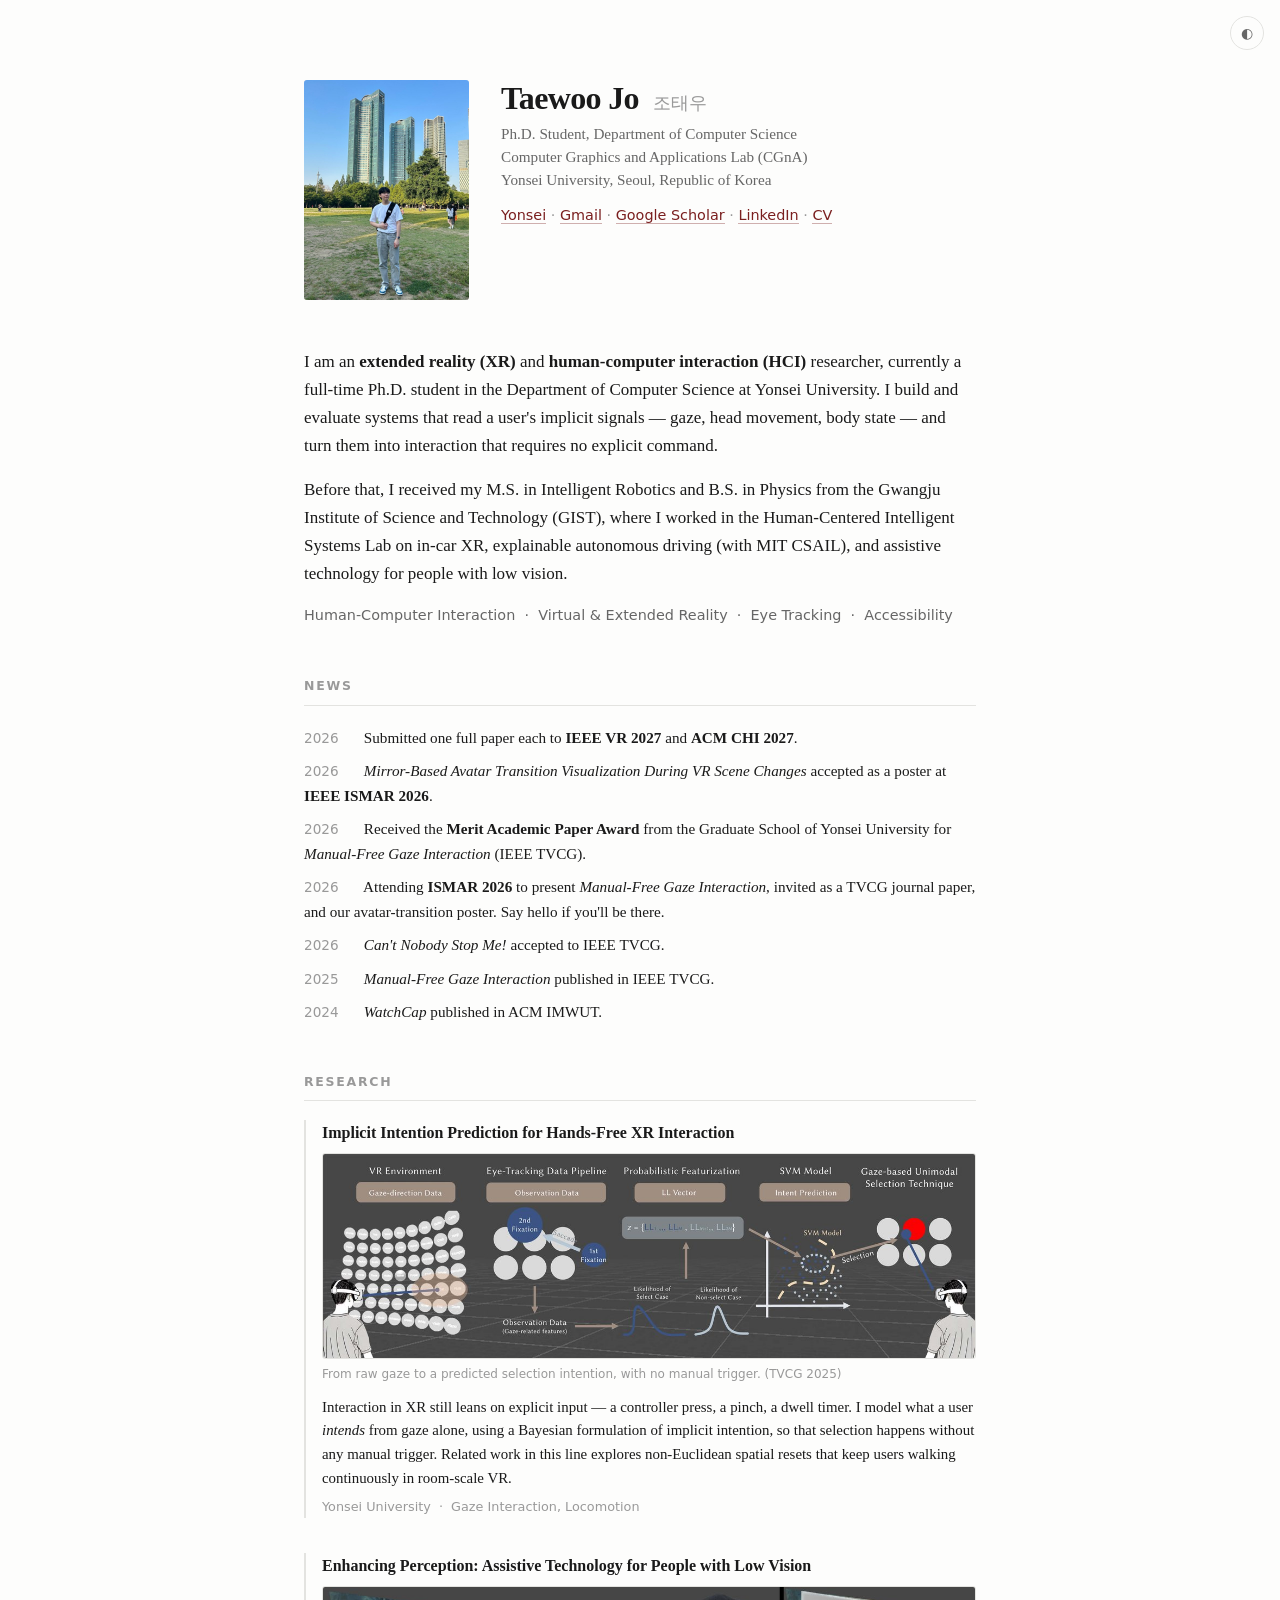
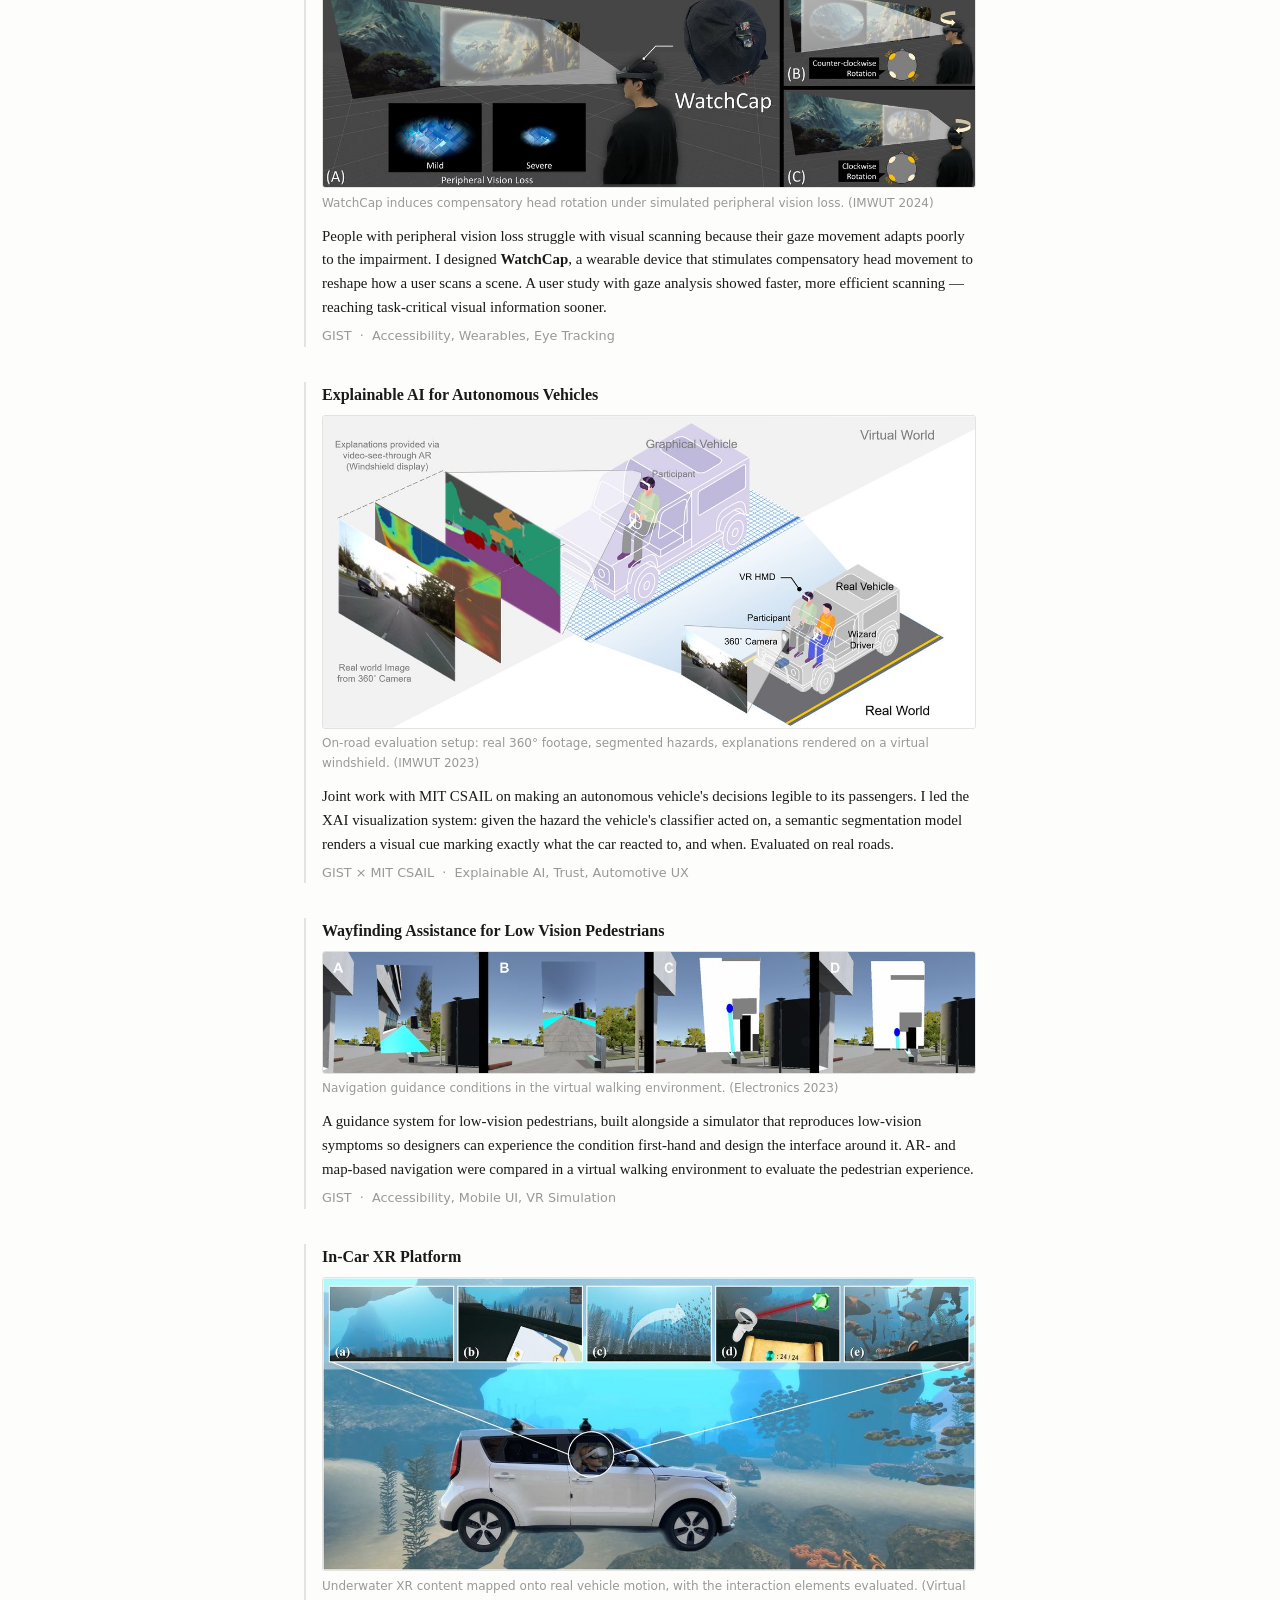
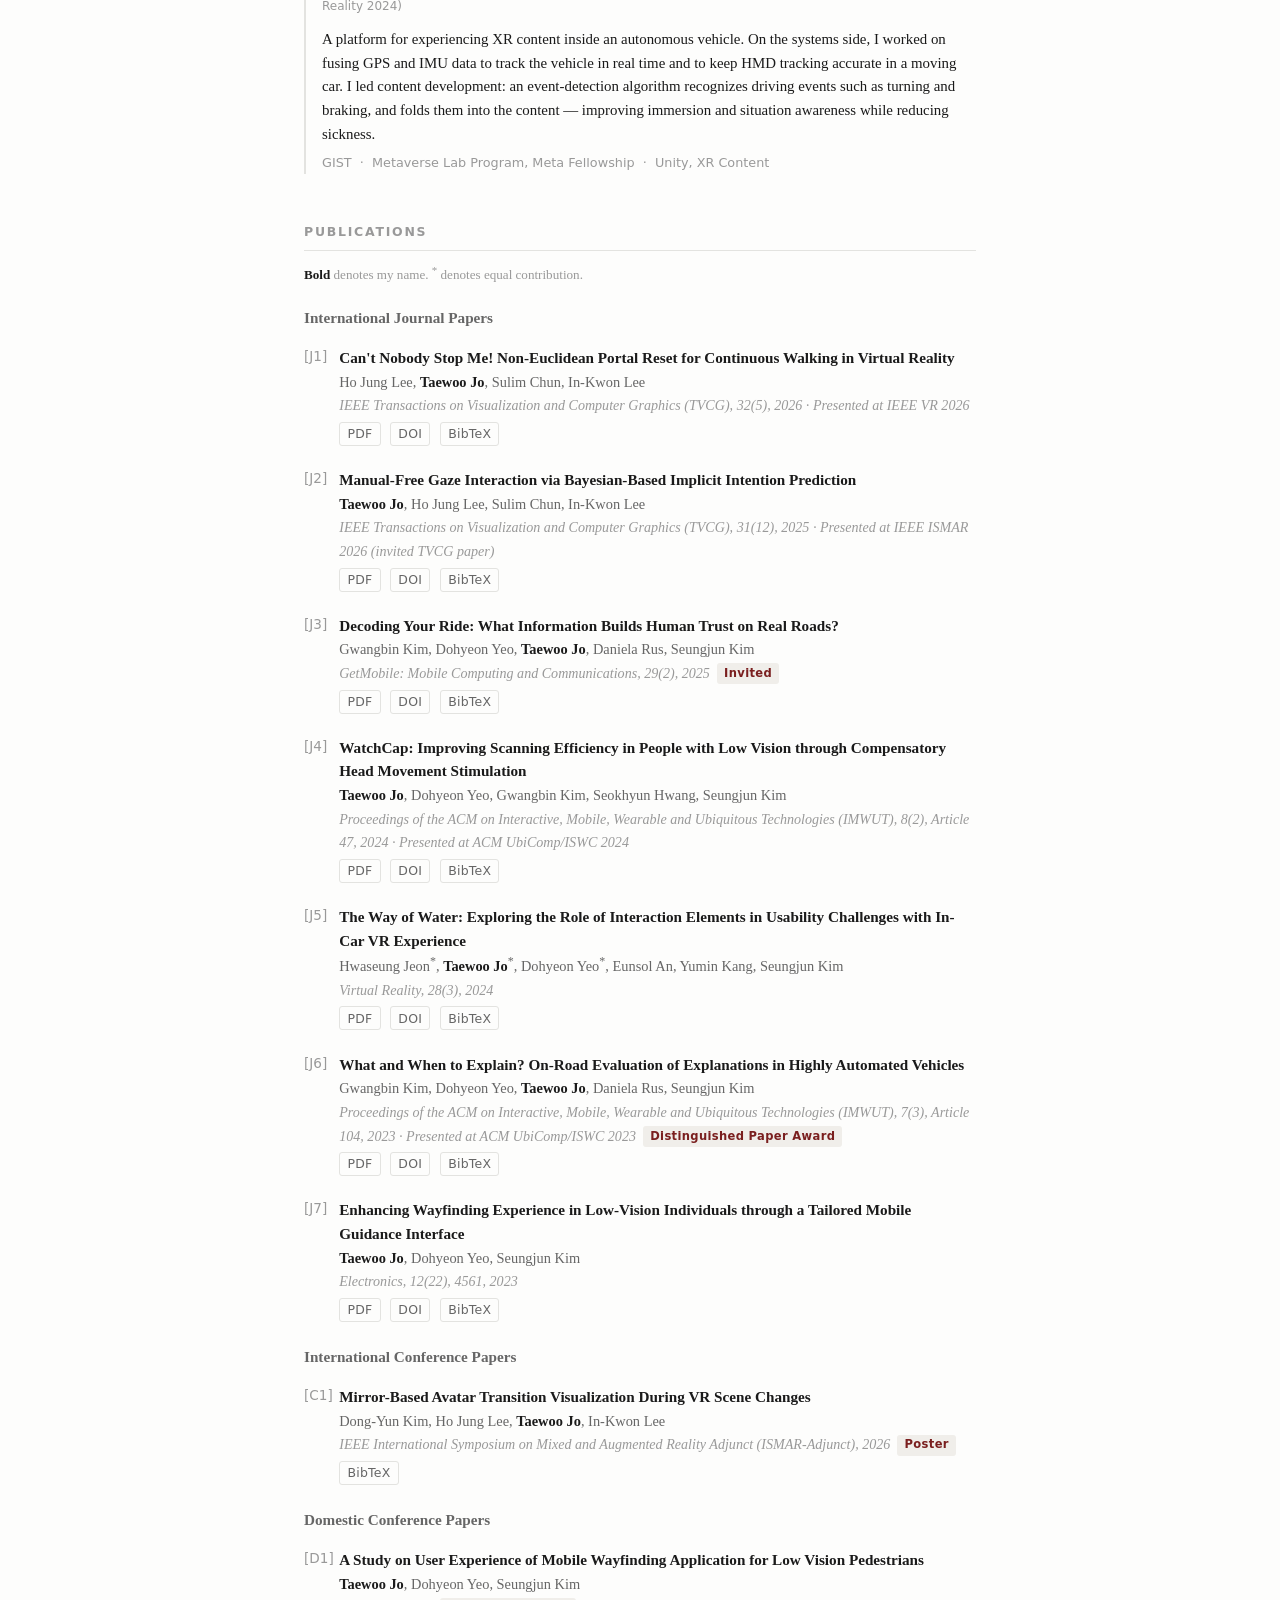
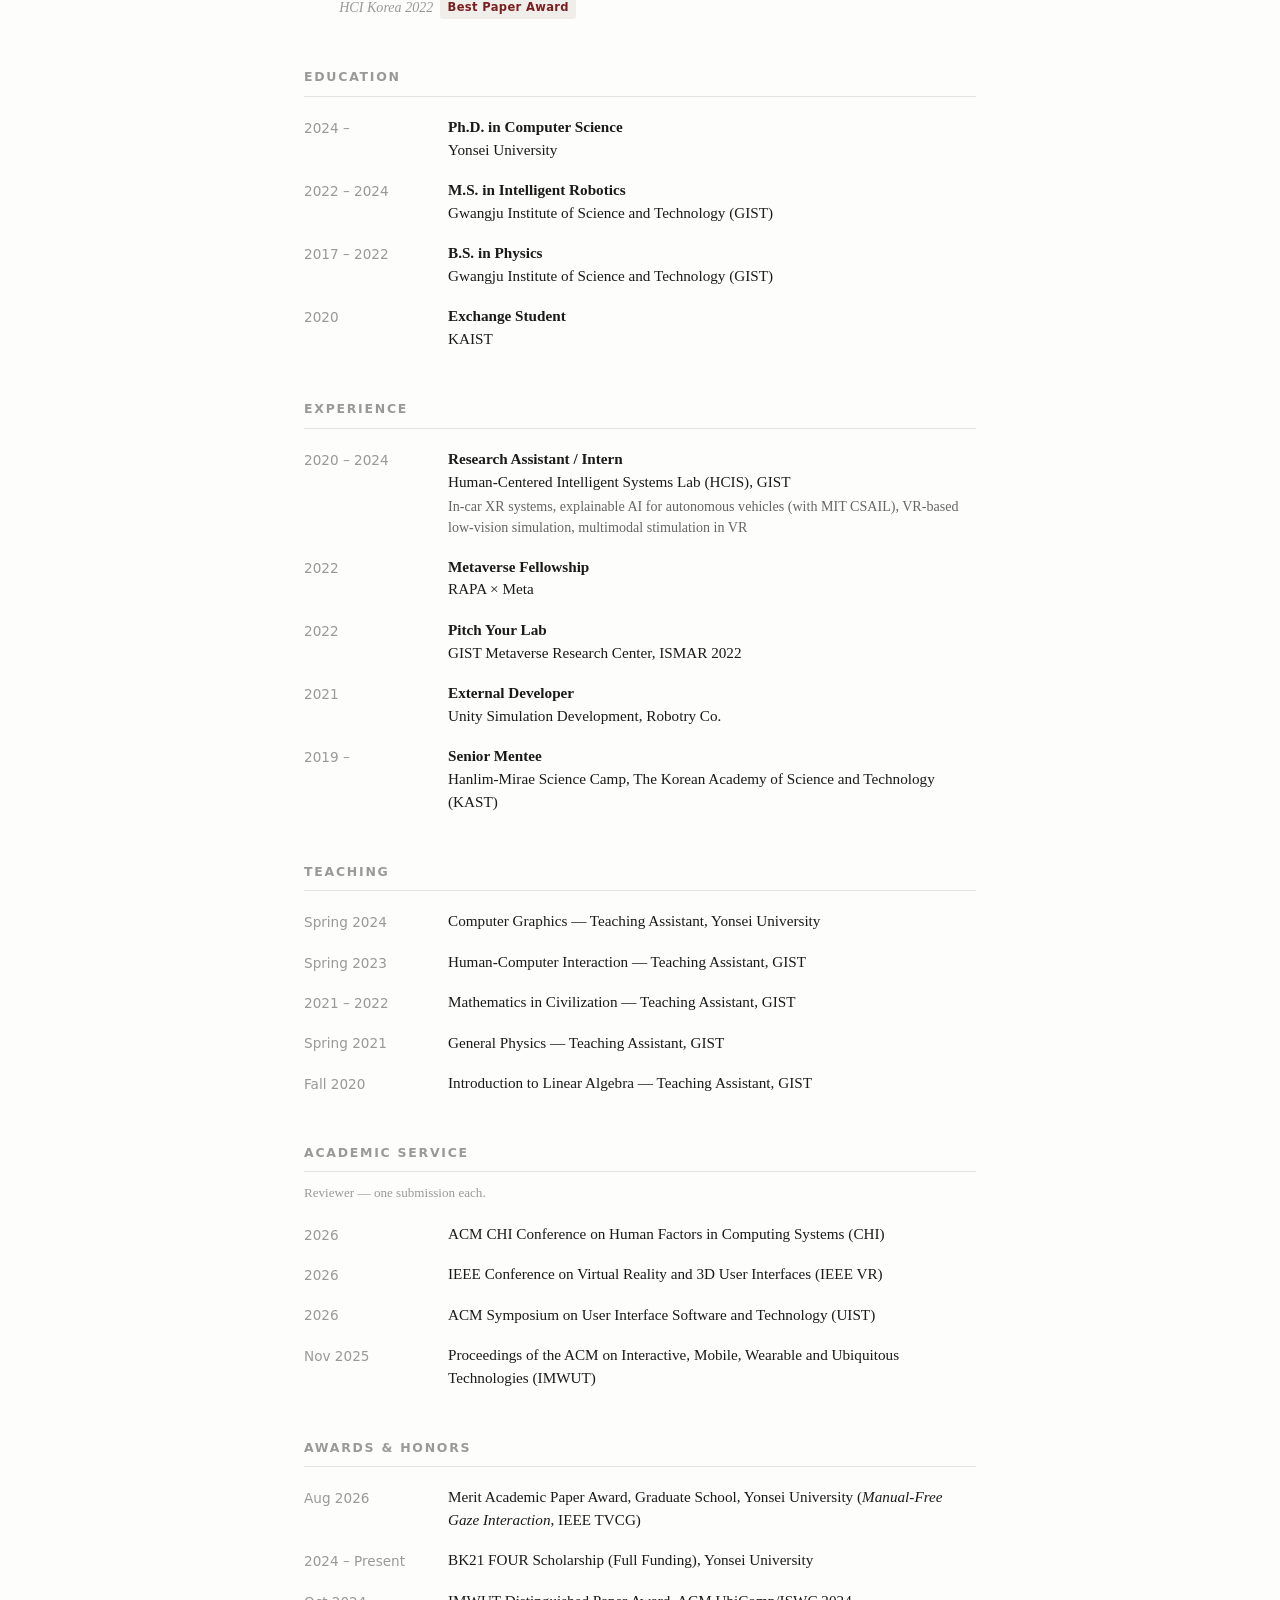
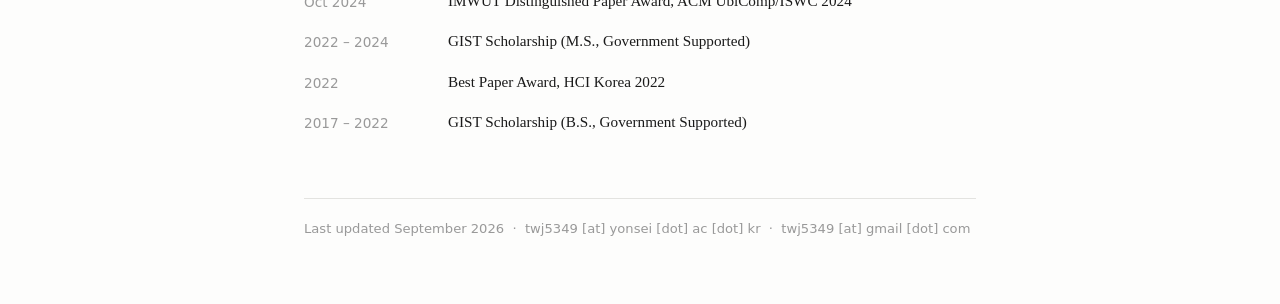
<file: index.html>
<!DOCTYPE html>
<html lang="en">
<head>
<meta charset="utf-8">
<meta name="viewport" content="width=device-width, initial-scale=1">
<title>Taewoo Jo</title>
<meta name="description" content="Taewoo Jo — Ph.D. student in Computer Science at Yonsei University. Human-Computer Interaction, Virtual Reality, Accessibility, Eye Tracking.">
<!-- ?v= 는 캐시 무효화용. style.css 를 크게 고치면 숫자를 올려주세요. -->
<link rel="stylesheet" href="style.css?v=4">
<link rel="icon" href="data:,">
<script>
  // 저장된 테마를 페인트 전에 적용 (새로고침 시 깜빡임 방지)
  try {
    var t = localStorage.getItem('theme');
    if (t) document.documentElement.setAttribute('data-theme', t);
  } catch (e) {}
</script>
</head>
<body>
<button id="theme-toggle" type="button" aria-label="Toggle dark mode" title="Toggle dark mode">◐</button>
<main>

  <header>
    <!-- 사진을 assets/profile.jpg 로 넣으면 자동으로 표시됩니다 -->
    <img src="assets/profile.jpg" alt="Taewoo Jo" class="portrait"
         onerror="this.style.visibility='hidden'">
    <div class="intro">
      <h1>Taewoo Jo <span class="hangul">조태우</span></h1>
      <p class="affil">Ph.D. Student, Department of Computer Science<br>
      Computer Graphics and Applications Lab (CGnA)<br>
      Yonsei University, Seoul, Republic of Korea</p>
      <p class="links">
        <a href="mailto:twj5349@yonsei.ac.kr">Yonsei</a> ·
        <a href="mailto:twj5349@gmail.com">Gmail</a> ·
        <a href="https://scholar.google.co.kr/citations?hl=en&user=6_-TuDIAAAAJ">Google Scholar</a> ·
        <a href="https://www.linkedin.com/in/taewoo-jo-77134614b/">LinkedIn</a> ·
        <a href="assets/cv.pdf">CV</a>
      </p>
    </div>
  </header>

  <section id="about">
    <p>I am an <strong>extended reality (XR)</strong> and <strong>human-computer interaction
    (HCI)</strong> researcher, currently a full-time Ph.D. student in the Department of Computer
    Science at Yonsei University. I build and evaluate systems that read a user's implicit
    signals — gaze, head movement, body state — and turn them into interaction that requires
    no explicit command.</p>

    <p>Before that, I received my M.S. in Intelligent Robotics and B.S. in Physics from the
    Gwangju Institute of Science and Technology (GIST), where I worked in the Human-Centered
    Intelligent Systems Lab on in-car XR, explainable autonomous driving (with MIT CSAIL), and
    assistive technology for people with low vision.</p>

    <p class="keywords">Human-Computer Interaction &nbsp;·&nbsp; Virtual &amp; Extended Reality
    &nbsp;·&nbsp; Eye Tracking &nbsp;·&nbsp; Accessibility</p>
  </section>

  <section id="news">
    <h2>News</h2>
    <ul class="news">
      <li><span class="date">2026</span> Submitted one full paper each to <strong>IEEE VR 2027</strong> and <strong>ACM CHI 2027</strong>.</li>
      <li><span class="date">2026</span> <em>Mirror-Based Avatar Transition Visualization During VR Scene Changes</em> accepted as a poster at <strong>IEEE ISMAR 2026</strong>.</li>
      <li><span class="date">2026</span> Received the <strong>Merit Academic Paper Award</strong> from the Graduate School of Yonsei University for <em>Manual-Free Gaze Interaction</em> (IEEE TVCG).</li>
      <li><span class="date">2026</span> Attending <strong>ISMAR 2026</strong> to present <em>Manual-Free Gaze Interaction</em>, invited as a TVCG journal paper, and our avatar-transition poster. Say hello if you'll be there.</li>
      <li><span class="date">2026</span> <em>Can't Nobody Stop Me!</em> accepted to IEEE TVCG.</li>
      <li><span class="date">2025</span> <em>Manual-Free Gaze Interaction</em> published in IEEE TVCG.</li>
      <li><span class="date">2024</span> <em>WatchCap</em> published in ACM IMWUT.</li>
    </ul>
  </section>

  <section id="research">
    <h2>Research</h2>

    <div class="proj">
      <h3>Implicit Intention Prediction for Hands-Free XR Interaction</h3>
      <figure>
        <img src="assets/figures/gaze-interaction.jpg" alt="Pipeline: gaze data in a VR environment is turned into likelihood features, then into a predicted selection intention" loading="lazy">
        <figcaption>From raw gaze to a predicted selection intention, with no manual trigger. (TVCG 2025)</figcaption>
      </figure>
      <p>Interaction in XR still leans on explicit input — a controller press, a pinch, a dwell timer.
      I model what a user <em>intends</em> from gaze alone, using a Bayesian formulation of implicit
      intention, so that selection happens without any manual trigger. Related work in this line
      explores non-Euclidean spatial resets that keep users walking continuously in room-scale VR.</p>
      <p class="tags">Yonsei University &nbsp;·&nbsp; Gaze Interaction, Locomotion</p>
    </div>

    <div class="proj">
      <h3>Enhancing Perception: Assistive Technology for People with Low Vision</h3>
      <figure>
        <img src="assets/figures/watchcap.jpg" alt="A user wearing the WatchCap device and an HMD, with simulated mild and severe peripheral vision loss and induced head rotations" loading="lazy">
        <figcaption>WatchCap induces compensatory head rotation under simulated peripheral vision loss. (IMWUT 2024)</figcaption>
      </figure>
      <p>People with peripheral vision loss struggle with visual scanning because their gaze
      movement adapts poorly to the impairment. I designed <strong>WatchCap</strong>, a wearable
      device that stimulates compensatory head movement to reshape how a user scans a scene.
      A user study with gaze analysis showed faster, more efficient scanning — reaching
      task-critical visual information sooner.</p>
      <p class="tags">GIST &nbsp;·&nbsp; Accessibility, Wearables, Eye Tracking</p>
    </div>

    <div class="proj">
      <h3>Explainable AI for Autonomous Vehicles</h3>
      <figure>
        <img src="assets/figures/xai-autonomous-vehicle.jpg" alt="System diagram: a 360-degree camera feed from a real vehicle is segmented and shown as a windshield AR explanation to a participant in a graphical vehicle" loading="lazy">
        <figcaption>On-road evaluation setup: real 360&deg; footage, segmented hazards, explanations rendered on a virtual windshield. (IMWUT 2023)</figcaption>
      </figure>
      <p>Joint work with MIT CSAIL on making an autonomous vehicle's decisions legible to its
      passengers. I led the XAI visualization system: given the hazard the vehicle's classifier
      acted on, a semantic segmentation model renders a visual cue marking exactly what the car
      reacted to, and when. Evaluated on real roads.</p>
      <p class="tags">GIST &times; MIT CSAIL &nbsp;·&nbsp; Explainable AI, Trust, Automotive UX</p>
    </div>

    <div class="proj">
      <h3>Wayfinding Assistance for Low Vision Pedestrians</h3>
      <figure>
        <img src="assets/figures/wayfinding.jpg" alt="Four first-person views of a virtual pedestrian environment showing AR and map-based navigation guidance under simulated low vision" loading="lazy">
        <figcaption>Navigation guidance conditions in the virtual walking environment. (Electronics 2023)</figcaption>
      </figure>
      <p>A guidance system for low-vision pedestrians, built alongside a simulator that reproduces
      low-vision symptoms so designers can experience the condition first-hand and design the
      interface around it. AR- and map-based navigation were compared in a virtual walking
      environment to evaluate the pedestrian experience.</p>
      <p class="tags">GIST &nbsp;·&nbsp; Accessibility, Mobile UI, VR Simulation</p>
    </div>

    <div class="proj">
      <h3>In-Car XR Platform</h3>
      <figure>
        <img src="assets/figures/in-car-xr.jpg" alt="A real vehicle rendered inside an underwater virtual scene, with five insets showing in-car VR content and interaction elements" loading="lazy">
        <figcaption>Underwater XR content mapped onto real vehicle motion, with the interaction elements evaluated. (Virtual Reality 2024)</figcaption>
      </figure>
      <p>A platform for experiencing XR content inside an autonomous vehicle. On the systems side,
      I worked on fusing GPS and IMU data to track the vehicle in real time and to keep HMD
      tracking accurate in a moving car. I led content development: an event-detection algorithm
      recognizes driving events such as turning and braking, and folds them into the content —
      improving immersion and situation awareness while reducing sickness.</p>
      <p class="tags">GIST &nbsp;·&nbsp; Metaverse Lab Program, Meta Fellowship &nbsp;·&nbsp; Unity, XR Content</p>
    </div>

  </section>

  <section id="publications">
    <h2>Publications</h2>
    <p class="note"><span class="me">Bold</span> denotes my name. <sup>*</sup> denotes equal contribution.</p>

    <h3>International Journal Papers</h3>
    <ol class="pubs pubs-j">

      <li>
        <span class="title">Can't Nobody Stop Me! Non-Euclidean Portal Reset for Continuous Walking in Virtual Reality</span><br>
        <span class="authors">Ho Jung Lee, <span class="me">Taewoo Jo</span>, Sulim Chun, In-Kwon Lee</span><br>
        <span class="venue">IEEE Transactions on Visualization and Computer Graphics (TVCG), 32(5), 2026 &middot; Presented at IEEE VR 2026</span>
        <span class="publinks">
          <a href="assets/papers/2026-tvcg-portal-reset.pdf">PDF</a>
          <a href="https://doi.org/10.1109/TVCG.2026.3679901">DOI</a>
          <details class="bib"><summary>BibTeX</summary><pre>@article{lee2026portal,
  author  = {Lee, Ho Jung and Jo, Taewoo and Chun, Sulim and Lee, In-Kwon},
  title   = {Can't Nobody Stop Me! Non-Euclidean Portal Reset for
             Continuous Walking in Virtual Reality},
  journal = {IEEE Transactions on Visualization and Computer Graphics},
  volume  = {32},
  number  = {5},
  year    = {2026},
  doi     = {10.1109/TVCG.2026.3679901}
}</pre></details>
        </span>
      </li>

      <li>
        <span class="title">Manual-Free Gaze Interaction via Bayesian-Based Implicit Intention Prediction</span><br>
        <span class="authors"><span class="me">Taewoo Jo</span>, Ho Jung Lee, Sulim Chun, In-Kwon Lee</span><br>
        <span class="venue">IEEE Transactions on Visualization and Computer Graphics (TVCG), 31(12), 2025 &middot; Presented at IEEE ISMAR 2026 (invited TVCG paper)</span>
        <span class="publinks">
          <a href="assets/papers/2025-tvcg-gaze-interaction.pdf">PDF</a>
          <a href="https://doi.org/10.1109/TVCG.2025.3615198">DOI</a>
          <details class="bib"><summary>BibTeX</summary><pre>@article{jo2025gaze,
  author  = {Jo, Taewoo and Lee, Ho Jung and Chun, Sulim and Lee, In-Kwon},
  title   = {Manual-Free Gaze Interaction via Bayesian-Based
             Implicit Intention Prediction},
  journal = {IEEE Transactions on Visualization and Computer Graphics},
  volume  = {31},
  number  = {12},
  year    = {2025},
  doi     = {10.1109/TVCG.2025.3615198}
}</pre></details>
        </span>
      </li>

      <li>
        <span class="title">Decoding Your Ride: What Information Builds Human Trust on Real Roads?</span><br>
        <span class="authors">Gwangbin Kim, Dohyeon Yeo, <span class="me">Taewoo Jo</span>, Daniela Rus, Seungjun Kim</span><br>
        <span class="venue">GetMobile: Mobile Computing and Communications, 29(2), 2025 &nbsp;<span class="badge">Invited</span></span>
        <span class="publinks">
          <a href="assets/papers/2025-getmobile-decoding-your-ride.pdf">PDF</a>
          <a href="https://doi.org/10.1145/3760535.3760537">DOI</a>
          <details class="bib"><summary>BibTeX</summary><pre>@article{kim2025decoding,
  author  = {Kim, Gwangbin and Yeo, Dohyeon and Jo, Taewoo and
             Rus, Daniela and Kim, Seungjun},
  title   = {Decoding Your Ride: What Information Builds Human Trust
             on Real Roads?},
  journal = {GetMobile: Mobile Computing and Communications},
  volume  = {29},
  number  = {2},
  year    = {2025},
  doi     = {10.1145/3760535.3760537}
}</pre></details>
        </span>
      </li>

      <li>
        <span class="title">WatchCap: Improving Scanning Efficiency in People with Low Vision through Compensatory Head Movement Stimulation</span><br>
        <span class="authors"><span class="me">Taewoo Jo</span>, Dohyeon Yeo, Gwangbin Kim, Seokhyun Hwang, Seungjun Kim</span><br>
        <span class="venue">Proceedings of the ACM on Interactive, Mobile, Wearable and Ubiquitous Technologies (IMWUT), 8(2), Article 47, 2024 &middot; Presented at ACM UbiComp/ISWC 2024</span>
        <span class="publinks">
          <a href="assets/papers/2024-imwut-watchcap.pdf">PDF</a>
          <a href="https://doi.org/10.1145/3659592">DOI</a>
          <details class="bib"><summary>BibTeX</summary><pre>@article{jo2024watchcap,
  author  = {Jo, Taewoo and Yeo, Dohyeon and Kim, Gwangbin and
             Hwang, Seokhyun and Kim, Seungjun},
  title   = {WatchCap: Improving Scanning Efficiency in People with Low Vision
             through Compensatory Head Movement Stimulation},
  journal = {Proceedings of the ACM on Interactive, Mobile, Wearable and
             Ubiquitous Technologies},
  volume  = {8},
  number  = {2},
  articleno = {47},
  year    = {2024},
  doi     = {10.1145/3659592}
}</pre></details>
        </span>
      </li>

      <li>
        <span class="title">The Way of Water: Exploring the Role of Interaction Elements in Usability Challenges with In-Car VR Experience</span><br>
        <span class="authors">Hwaseung Jeon<sup>*</sup>, <span class="me">Taewoo Jo</span><sup>*</sup>, Dohyeon Yeo<sup>*</sup>, Eunsol An, Yumin Kang, Seungjun Kim</span><br>
        <span class="venue">Virtual Reality, 28(3), 2024</span>
        <span class="publinks">
          <a href="assets/papers/2024-vr-way-of-water.pdf">PDF</a>
          <a href="https://doi.org/10.1007/s10055-024-01001-3">DOI</a>
          <details class="bib"><summary>BibTeX</summary><pre>@article{jeon2024water,
  author  = {Jeon, Hwaseung and Jo, Taewoo and Yeo, Dohyeon and An, Eunsol and
             Kang, Yumin and Kim, Seungjun},
  title   = {The Way of Water: Exploring the Role of Interaction Elements in
             Usability Challenges with In-Car VR Experience},
  journal = {Virtual Reality},
  volume  = {28},
  number  = {3},
  year    = {2024},
  doi     = {10.1007/s10055-024-01001-3}
}</pre></details>
        </span>
      </li>

      <li>
        <span class="title">What and When to Explain? On-Road Evaluation of Explanations in Highly Automated Vehicles</span><br>
        <span class="authors">Gwangbin Kim, Dohyeon Yeo, <span class="me">Taewoo Jo</span>, Daniela Rus, Seungjun Kim</span><br>
        <span class="venue">Proceedings of the ACM on Interactive, Mobile, Wearable and Ubiquitous Technologies (IMWUT), 7(3), Article 104, 2023 &middot; Presented at ACM UbiComp/ISWC 2023 &nbsp;<span class="badge">Distinguished Paper Award</span></span>
        <span class="publinks">
          <a href="assets/papers/2023-imwut-what-and-when-to-explain.pdf">PDF</a>
          <a href="https://doi.org/10.1145/3610886">DOI</a>
          <details class="bib"><summary>BibTeX</summary><pre>@article{kim2023explain,
  author  = {Kim, Gwangbin and Yeo, Dohyeon and Jo, Taewoo and
             Rus, Daniela and Kim, Seungjun},
  title   = {What and When to Explain? On-Road Evaluation of Explanations in
             Highly Automated Vehicles},
  journal = {Proceedings of the ACM on Interactive, Mobile, Wearable and
             Ubiquitous Technologies},
  volume  = {7},
  number  = {3},
  articleno = {104},
  year    = {2023},
  doi     = {10.1145/3610886}
}</pre></details>
        </span>
      </li>

      <li>
        <span class="title">Enhancing Wayfinding Experience in Low-Vision Individuals through a Tailored Mobile Guidance Interface</span><br>
        <span class="authors"><span class="me">Taewoo Jo</span>, Dohyeon Yeo, Seungjun Kim</span><br>
        <span class="venue">Electronics, 12(22), 4561, 2023</span>
        <span class="publinks">
          <a href="assets/papers/2023-electronics-wayfinding.pdf">PDF</a>
          <a href="https://doi.org/10.3390/electronics12224561">DOI</a>
          <details class="bib"><summary>BibTeX</summary><pre>@article{jo2023wayfinding,
  author  = {Jo, Taewoo and Yeo, Dohyeon and Kim, Seungjun},
  title   = {Enhancing Wayfinding Experience in Low-Vision Individuals through
             a Tailored Mobile Guidance Interface},
  journal = {Electronics},
  volume  = {12},
  number  = {22},
  pages   = {4561},
  year    = {2023},
  doi     = {10.3390/electronics12224561}
}</pre></details>
        </span>
      </li>

    </ol>

    <h3>International Conference Papers</h3>
    <ol class="pubs pubs-c">

      <li>
        <span class="title">Mirror-Based Avatar Transition Visualization During VR Scene Changes</span><br>
        <span class="authors">Dong-Yun Kim, Ho Jung Lee, <span class="me">Taewoo Jo</span>, In-Kwon Lee</span><br>
        <span class="venue">IEEE International Symposium on Mixed and Augmented Reality Adjunct (ISMAR-Adjunct), 2026 &nbsp;<span class="badge">Poster</span></span>
        <span class="publinks">
          <details class="bib"><summary>BibTeX</summary><pre>@inproceedings{kim2026mirror,
  author    = {Kim, Dong-Yun and Lee, Ho Jung and Jo, Taewoo and Lee, In-Kwon},
  title     = {Mirror-Based Avatar Transition Visualization During
               VR Scene Changes},
  booktitle = {IEEE International Symposium on Mixed and Augmented Reality
               Adjunct (ISMAR-Adjunct)},
  year      = {2026},
  note      = {Poster}
}</pre></details>
        </span>
      </li>

    </ol>

    <h3>Domestic Conference Papers</h3>
    <ol class="pubs pubs-d">

      <li>
        <span class="title">A Study on User Experience of Mobile Wayfinding Application for Low Vision Pedestrians</span><br>
        <span class="authors"><span class="me">Taewoo Jo</span>, Dohyeon Yeo, Seungjun Kim</span><br>
        <span class="venue">HCI Korea 2022 &nbsp;<span class="badge">Best Paper Award</span></span>
      </li>

    </ol>
  </section>

  <section id="education">
    <h2>Education</h2>
    <ul class="cv">
      <li>
        <span class="date">2024 &ndash;</span>
        <span class="entry"><strong>Ph.D. in Computer Science</strong><br>Yonsei University</span>
      </li>
      <li>
        <span class="date">2022 &ndash; 2024</span>
        <span class="entry"><strong>M.S. in Intelligent Robotics</strong><br>Gwangju Institute of Science and Technology (GIST)</span>
      </li>
      <li>
        <span class="date">2017 &ndash; 2022</span>
        <span class="entry"><strong>B.S. in Physics</strong><br>Gwangju Institute of Science and Technology (GIST)</span>
      </li>
      <li>
        <span class="date">2020</span>
        <span class="entry"><strong>Exchange Student</strong><br>KAIST</span>
      </li>
    </ul>
  </section>

  <section id="experience">
    <h2>Experience</h2>
    <ul class="cv">
      <li>
        <span class="date">2020 &ndash; 2024</span>
        <span class="entry"><strong>Research Assistant / Intern</strong><br>
        Human-Centered Intelligent Systems Lab (HCIS), GIST<br>
        <span class="detail">In-car XR systems, explainable AI for autonomous vehicles (with MIT CSAIL),
        VR-based low-vision simulation, multimodal stimulation in VR</span></span>
      </li>
      <li>
        <span class="date">2022</span>
        <span class="entry"><strong>Metaverse Fellowship</strong><br>RAPA &times; Meta</span>
      </li>
      <li>
        <span class="date">2022</span>
        <span class="entry"><strong>Pitch Your Lab</strong><br>
        GIST Metaverse Research Center, ISMAR 2022</span>
      </li>
      <li>
        <span class="date">2021</span>
        <span class="entry"><strong>External Developer</strong><br>Unity Simulation Development, Robotry Co.</span>
      </li>
      <li>
        <span class="date">2019 &ndash;</span>
        <span class="entry"><strong>Senior Mentee</strong><br>
        Hanlim-Mirae Science Camp, The Korean Academy of Science and Technology (KAST)</span>
      </li>
    </ul>
  </section>

  <section id="teaching">
    <h2>Teaching</h2>
    <ul class="cv">
      <li><span class="date">Spring 2024</span> <span class="entry">Computer Graphics &mdash; Teaching Assistant, Yonsei University</span></li>
      <li><span class="date">Spring 2023</span> <span class="entry">Human-Computer Interaction &mdash; Teaching Assistant, GIST</span></li>
      <li><span class="date">2021 &ndash; 2022</span> <span class="entry">Mathematics in Civilization &mdash; Teaching Assistant, GIST</span></li>
      <li><span class="date">Spring 2021</span> <span class="entry">General Physics &mdash; Teaching Assistant, GIST</span></li>
      <li><span class="date">Fall 2020</span> <span class="entry">Introduction to Linear Algebra &mdash; Teaching Assistant, GIST</span></li>
    </ul>
  </section>

  <section id="service">
    <h2>Academic Service</h2>
    <p class="note">Reviewer &mdash; one submission each.</p>
    <ul class="cv">
      <li><span class="date">2026</span> <span class="entry">ACM CHI Conference on Human Factors in Computing Systems (CHI)</span></li>
      <li><span class="date">2026</span> <span class="entry">IEEE Conference on Virtual Reality and 3D User Interfaces (IEEE VR)</span></li>
      <li><span class="date">2026</span> <span class="entry">ACM Symposium on User Interface Software and Technology (UIST)</span></li>
      <li><span class="date">Nov 2025</span> <span class="entry">Proceedings of the ACM on Interactive, Mobile, Wearable and Ubiquitous Technologies (IMWUT)</span></li>
    </ul>
  </section>

  <section id="awards">
    <h2>Awards &amp; Honors</h2>
    <ul class="cv">
      <li><span class="date">Aug 2026</span> <span class="entry">Merit Academic Paper Award, Graduate School, Yonsei University (<em>Manual-Free Gaze Interaction</em>, IEEE TVCG)</span></li>
      <li><span class="date">2024 &ndash; Present</span> <span class="entry">BK21 FOUR Scholarship (Full Funding), Yonsei University</span></li>
      <li><span class="date">Oct 2024</span> <span class="entry">IMWUT Distinguished Paper Award, ACM UbiComp/ISWC 2024</span></li>
      <li><span class="date">2022 &ndash; 2024</span> <span class="entry">GIST Scholarship (M.S., Government Supported)</span></li>
      <li><span class="date">2022</span> <span class="entry">Best Paper Award, HCI Korea 2022</span></li>
      <li><span class="date">2017 &ndash; 2022</span> <span class="entry">GIST Scholarship (B.S., Government Supported)</span></li>
    </ul>
  </section>

  <footer>
    <p>Last updated September 2026 &nbsp;·&nbsp; twj5349 [at] yonsei [dot] ac [dot] kr &nbsp;·&nbsp; twj5349 [at] gmail [dot] com</p>
  </footer>

</main>

<script>
  // 다크모드 토글: 누르면 현재 보이는 것의 반대로 전환하고 기억해 둔다.
  (function () {
    var root = document.documentElement;
    document.getElementById('theme-toggle').addEventListener('click', function () {
      var dark = root.getAttribute('data-theme')
        ? root.getAttribute('data-theme') === 'dark'
        : window.matchMedia('(prefers-color-scheme: dark)').matches;
      var next = dark ? 'light' : 'dark';
      root.setAttribute('data-theme', next);
      try { localStorage.setItem('theme', next); } catch (e) {}
    });
  })();
</script>

<!-- 방문자 카운터 (GoatCounter) — 쿠키·개인정보 수집 없음.
     통계: https://twj5349.goatcounter.com -->
<script data-goatcounter="https://twj5349.goatcounter.com/count"
        async src="//gc.zgo.at/count.js"></script>
</body>
</html>
</file>
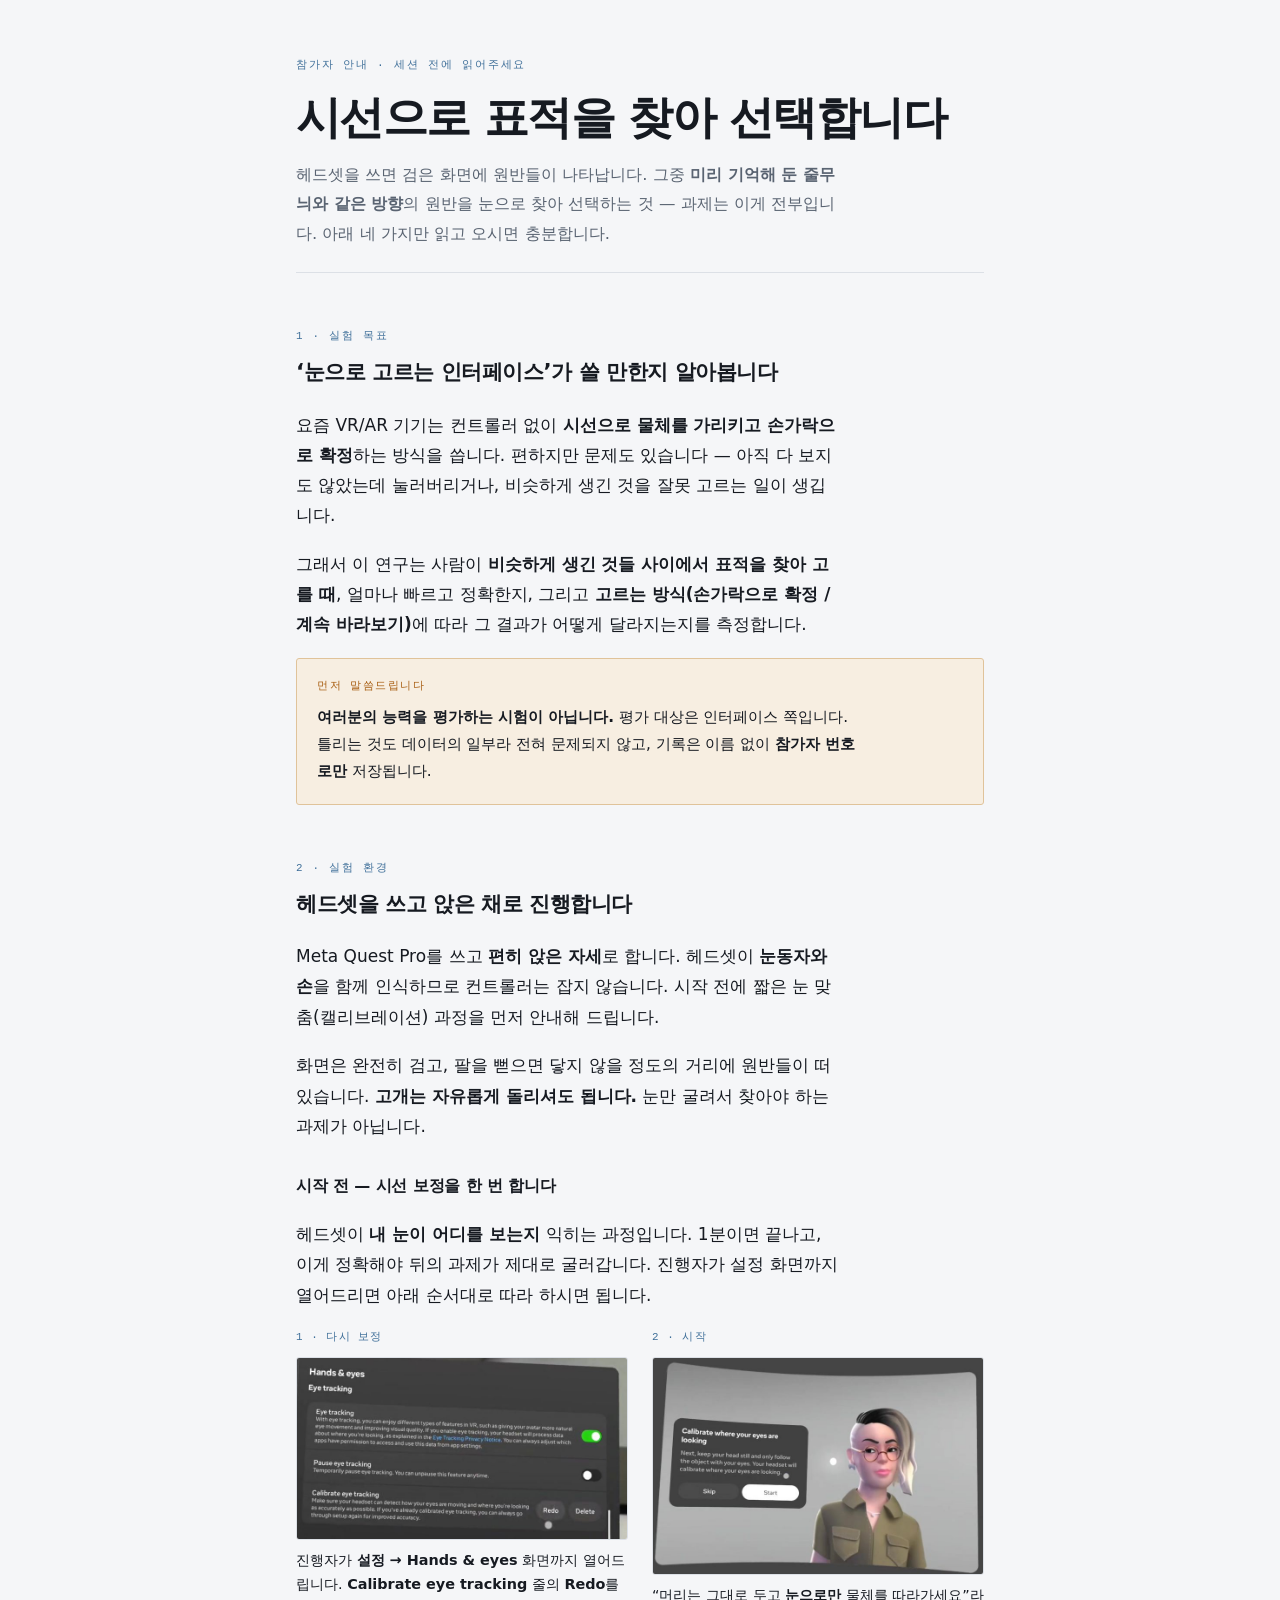
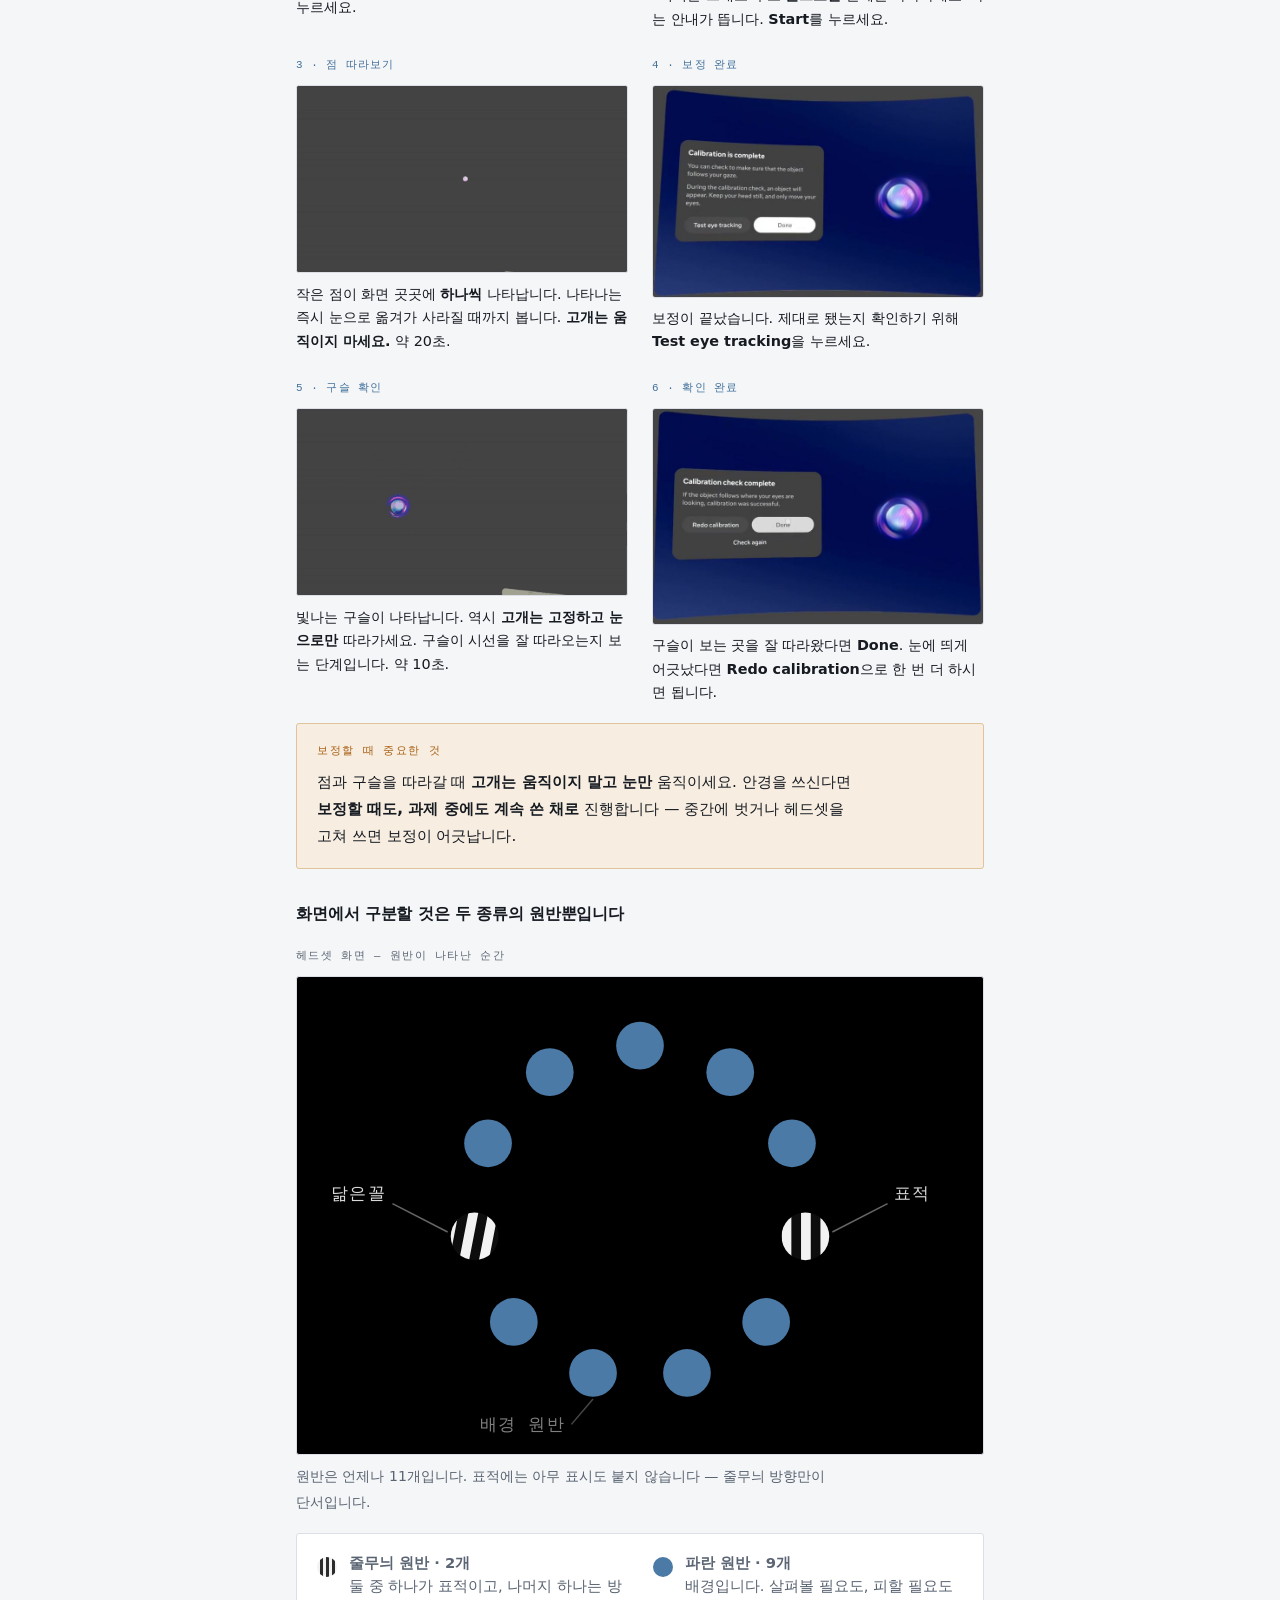
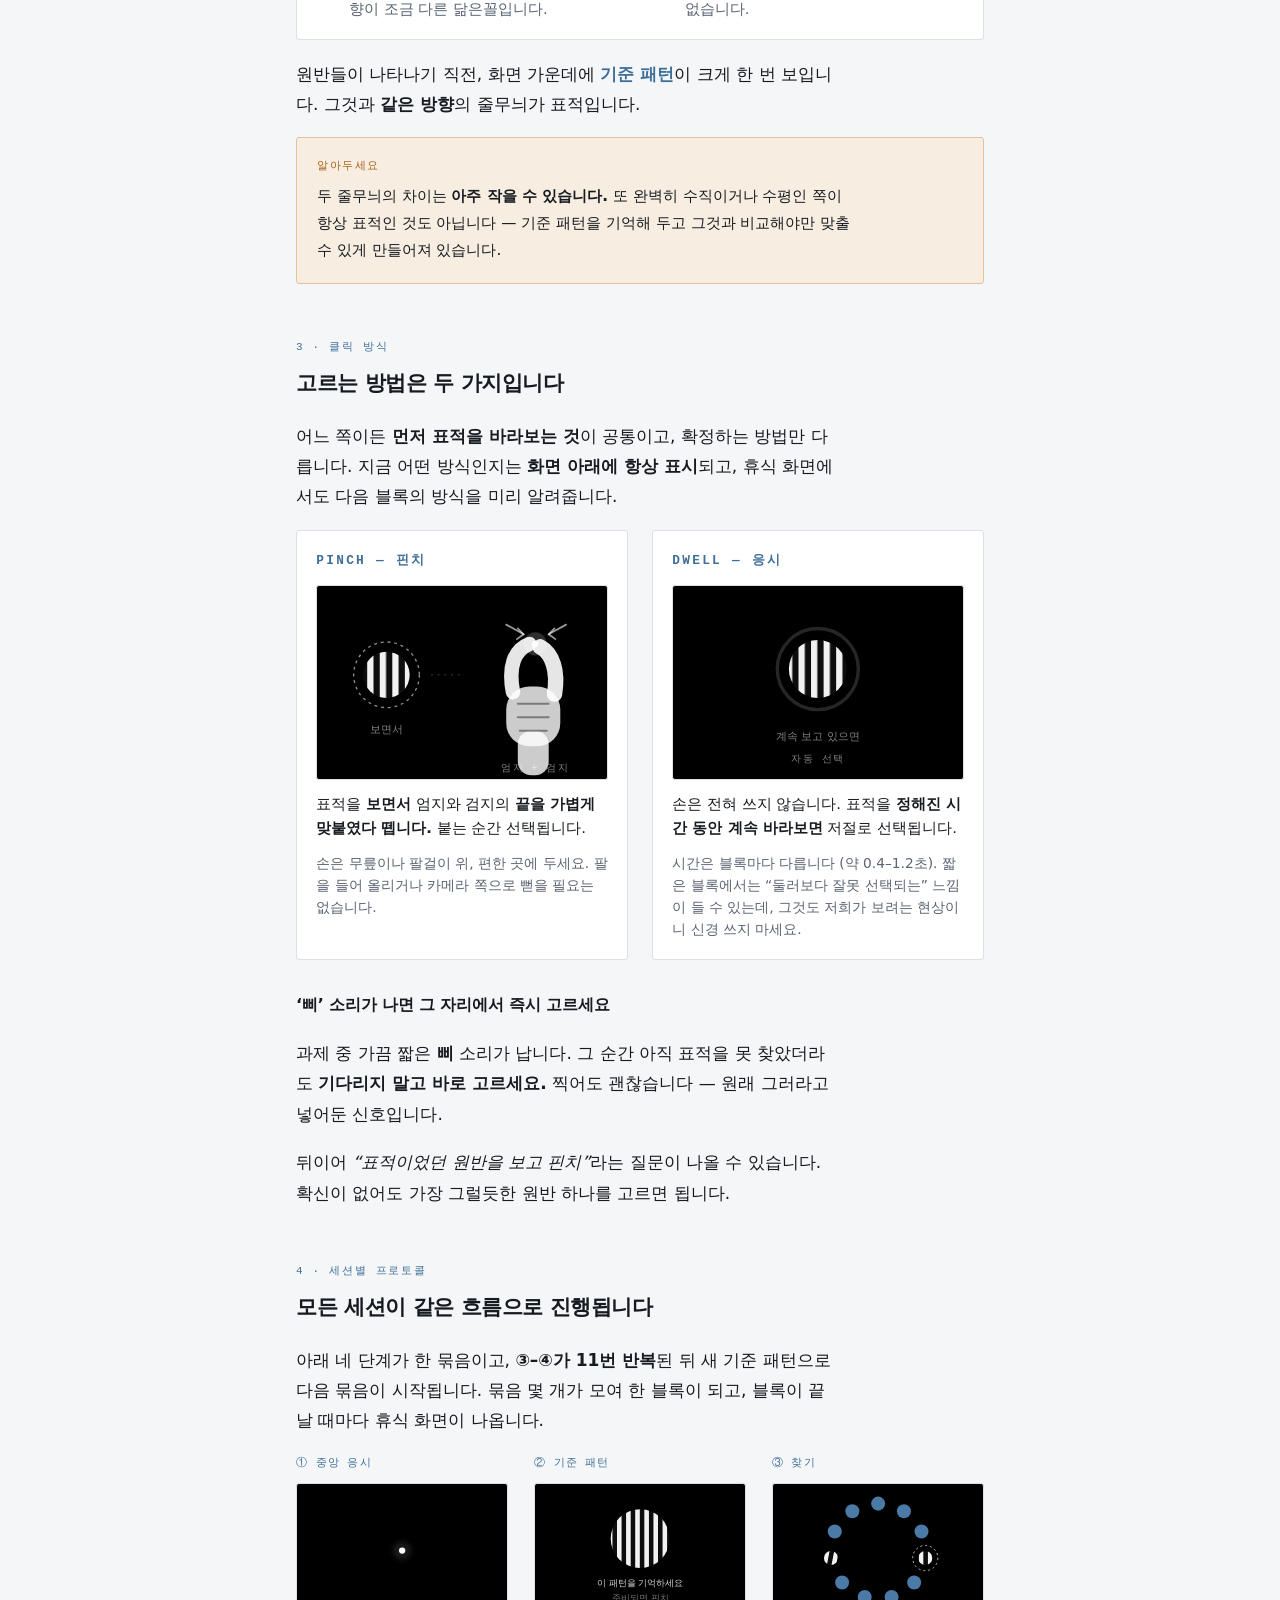
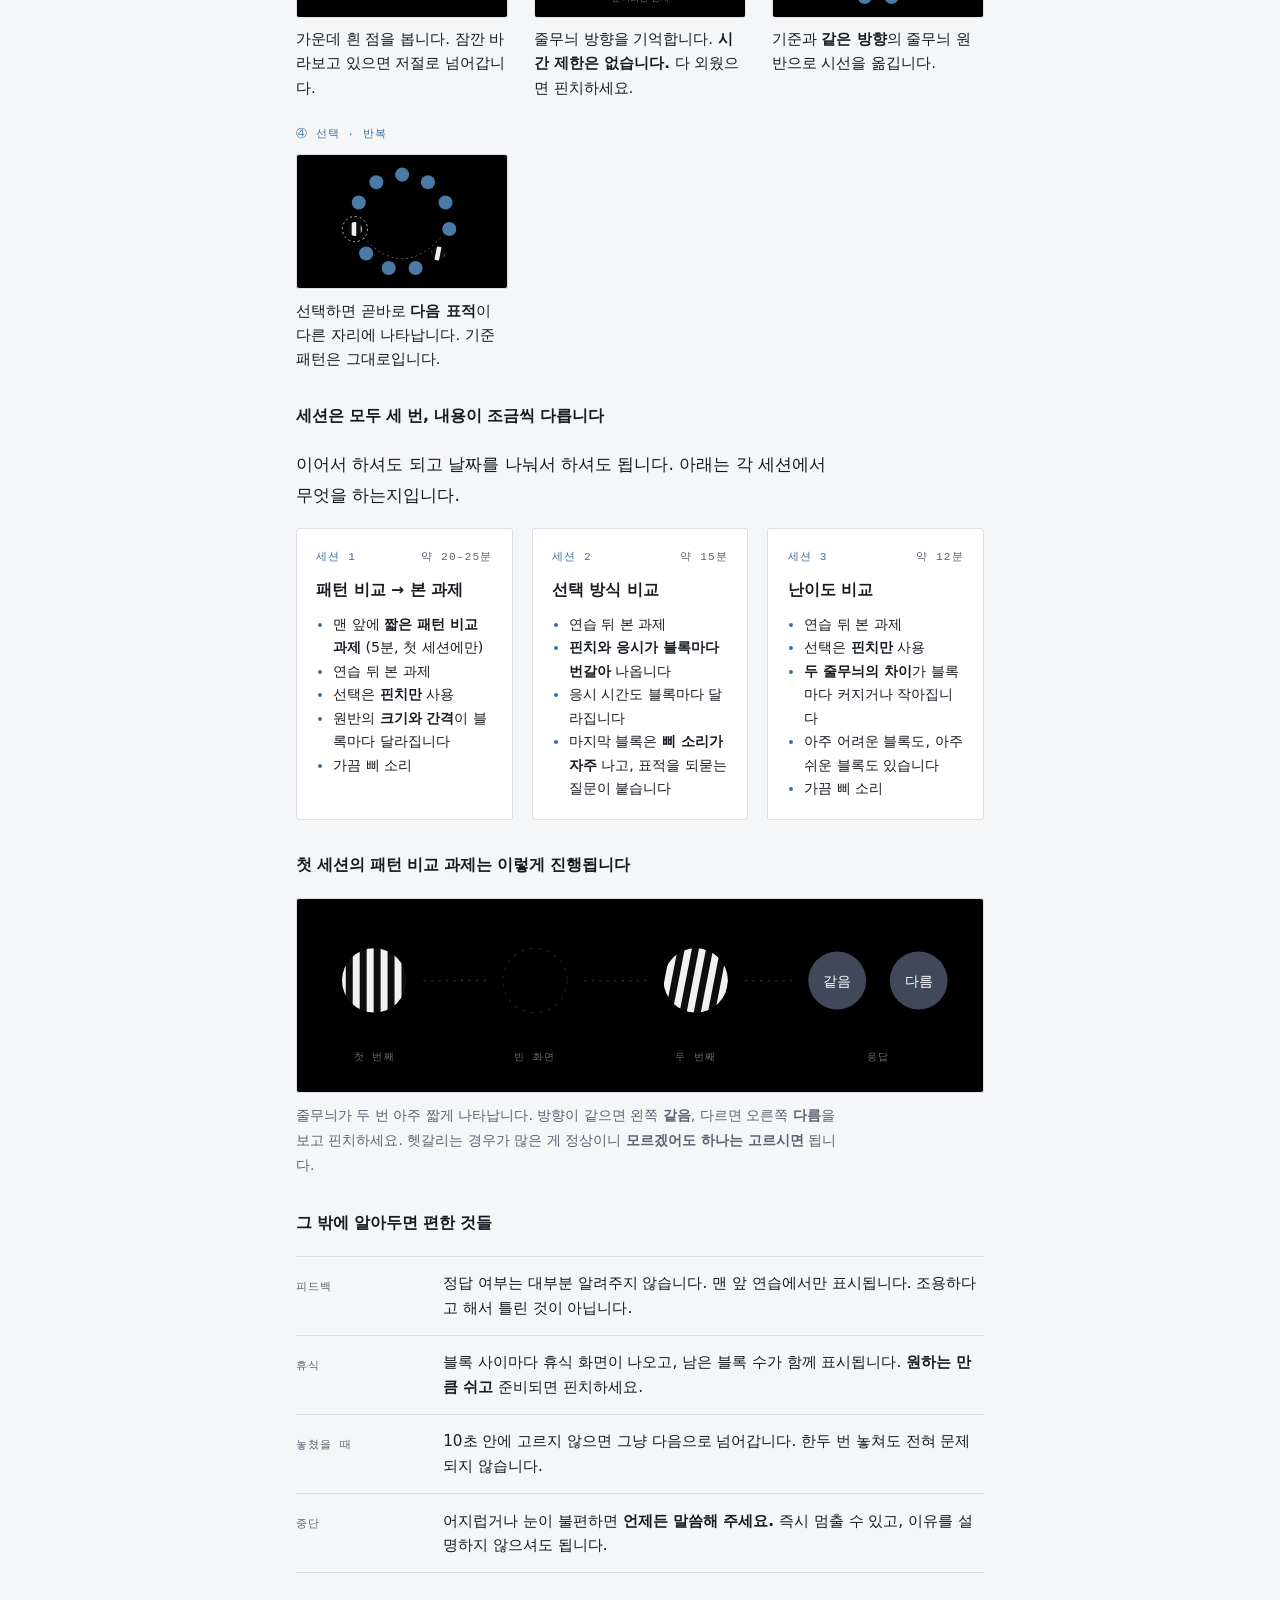
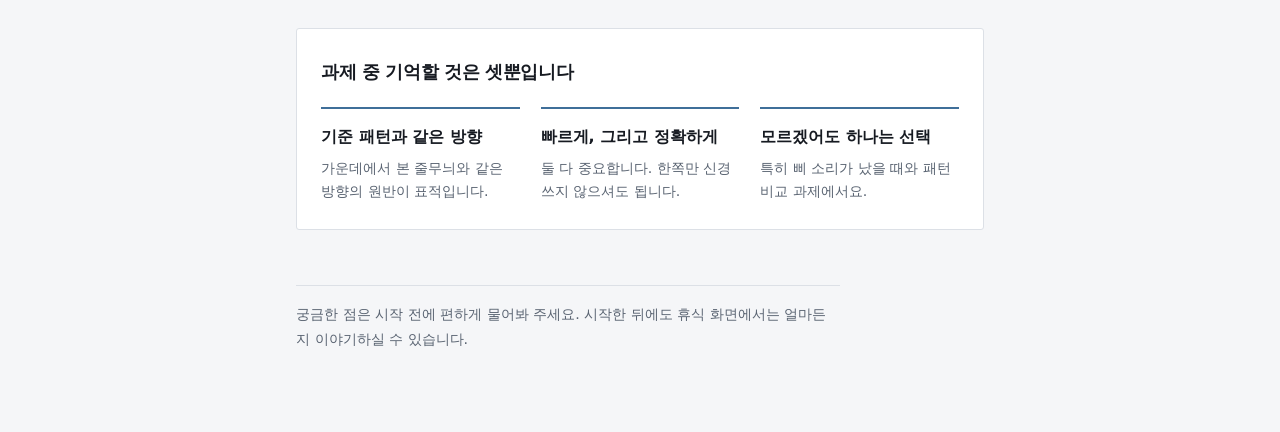
<file: chi27-gazecommit-instruction/index.html>
<!doctype html>
<html lang="ko">
<head>
<meta charset="utf-8">
<meta name="viewport" content="width=device-width, initial-scale=1">
<meta name="robots" content="noindex, nofollow">
<meta name="color-scheme" content="light dark">
<title>참가자 안내 — 시선으로 표적 찾기</title>
<style>
  *, *::before, *::after { box-sizing: border-box; }
  html { -webkit-text-size-adjust: 100%; }
  body { margin: 0; }
  img { max-width: 100%; }
</style>
</head>
<body>

<style>
  :root {
    --ground: #F5F6F8;
    --surface: #FFFFFF;
    --ink: #161A21;
    --muted: #5A6472;
    --hairline: #DCE0E6;
    --accent: #3F6F99;
    --signal: #A85E12;
    --signal-soft: #F7EEE1;
    --signal-line: #E0C39A;

    --font-sans: "Pretendard", "Pretendard Variable", "Apple SD Gothic Neo",
                 "Malgun Gothic", "맑은 고딕", system-ui, sans-serif;
    --font-mono: ui-monospace, "Cascadia Mono", "SF Mono", Consolas,
                 "Liberation Mono", monospace;

    --measure: 34rem;
    --wide: 46rem;
  }

  @media (prefers-color-scheme: dark) {
    :root {
      --ground: #0E1116;
      --surface: #161A21;
      --ink: #E7EBF1;
      --muted: #99A3B2;
      --hairline: #272D37;
      --accent: #7FB1D8;
      --signal: #DBA05A;
      --signal-soft: #241C10;
      --signal-line: #4A3A20;
    }
  }
  :root[data-theme="dark"] {
    --ground: #0E1116;
    --surface: #161A21;
    --ink: #E7EBF1;
    --muted: #99A3B2;
    --hairline: #272D37;
    --accent: #7FB1D8;
    --signal: #DBA05A;
    --signal-soft: #241C10;
    --signal-line: #4A3A20;
  }
  :root[data-theme="light"] {
    --ground: #F5F6F8;
    --surface: #FFFFFF;
    --ink: #161A21;
    --muted: #5A6472;
    --hairline: #DCE0E6;
    --accent: #3F6F99;
    --signal: #A85E12;
    --signal-soft: #F7EEE1;
    --signal-line: #E0C39A;
  }

  body {
    background: var(--ground);
    color: var(--ink);
    font-family: var(--font-sans);
    font-size: 17px;
    line-height: 1.78;
    -webkit-font-smoothing: antialiased;
  }

  .page {
    max-width: var(--wide);
    margin: 0 auto;
    padding: 3.5rem 1.5rem 5rem;
    display: flex;
    flex-direction: column;
    gap: 3.4rem;
  }

  /* ---------- masthead ---------- */
  .masthead { display: flex; flex-direction: column; gap: 1rem; }
  .eyebrow {
    font-family: var(--font-mono);
    font-size: 0.7rem;
    letter-spacing: 0.16em;
    color: var(--accent);
  }
  h1 {
    font-size: clamp(2rem, 6vw, 2.8rem);
    font-weight: 700;
    letter-spacing: -0.035em;
    line-height: 1.16;
    text-wrap: balance;
    margin: 0;
  }
  .standfirst { max-width: var(--measure); color: var(--muted); font-size: 1.03rem; }
  .masthead-rule { height: 1px; background: var(--hairline); margin-top: 0.5rem; }

  /* ---------- sections ---------- */
  section { display: flex; flex-direction: column; gap: 1.15rem; }
  h2 {
    font-size: 1.34rem;
    font-weight: 700;
    letter-spacing: -0.022em;
    margin: 0;
    text-wrap: balance;
  }
  h2 .kicker {
    display: block;
    font-family: var(--font-mono);
    font-size: 0.68rem;
    font-weight: 500;
    letter-spacing: 0.16em;
    color: var(--accent);
    margin-bottom: 0.4rem;
  }
  h3.sub {
    font-size: 1rem;
    font-weight: 700;
    letter-spacing: -0.01em;
    margin: 0.8rem 0 0;
  }
  p { margin: 0; max-width: var(--measure); }
  strong { font-weight: 700; }
  .accent { color: var(--accent); font-weight: 700; }
  a { color: var(--accent); }

  /* ---------- call to action ---------- */
  .cta {
    align-self: flex-start;
    display: inline-flex;
    align-items: center;
    gap: 0.4rem;
    margin-top: 0.4rem;
    padding: 0.6rem 1.1rem;
    background: var(--surface);
    border: 1px solid var(--signal-line);
    border-radius: 3px;
    color: var(--signal);
    font-size: 0.93rem;
    font-weight: 700;
    text-decoration: none;
  }
  .cta:hover { border-color: var(--signal); }
  .cta:focus-visible { outline: 2px solid var(--signal); outline-offset: 2px; }

  /* ---------- viewport figures ---------- */
  figure { margin: 0; display: flex; flex-direction: column; gap: 0.6rem; }
  .viewport {
    background: #000;
    border: 1px solid var(--hairline);
    border-radius: 3px;
    overflow: hidden;
  }
  .viewport svg { display: block; width: 100%; height: auto; }
  figcaption { font-size: 0.88rem; color: var(--muted); max-width: var(--measure); }
  .figlabel {
    font-family: var(--font-mono);
    font-size: 0.66rem;
    letter-spacing: 0.14em;
    color: var(--muted);
  }
  .diagram {
    background: var(--surface);
    border: 1px solid var(--hairline);
    border-radius: 3px;
    overflow: hidden;
  }
  .diagram svg { display: block; width: 100%; height: auto; }

  /* ---------- legend ---------- */
  .legend {
    display: grid;
    grid-template-columns: repeat(auto-fit, minmax(12rem, 1fr));
    gap: 1rem 1.6rem;
    padding: 1.15rem 1.25rem;
    background: var(--surface);
    border: 1px solid var(--hairline);
    border-radius: 3px;
  }
  .legend div { display: flex; gap: 0.75rem; align-items: flex-start; font-size: 0.92rem; line-height: 1.55; }
  .swatch { width: 20px; height: 20px; border-radius: 50%; flex: 0 0 20px; margin-top: 0.3rem; }
  .swatch.ctx { background: #4B7AA6; }
  .swatch.grat { background: repeating-linear-gradient(90deg, #f2f2f2 0 3px, #2b2b2b 3px 6px); }
  .legend b { display: block; font-weight: 700; }
  .legend span { color: var(--muted); }

  /* ---------- trial sequence (a real sequence: numbers earn their place) ---------- */
  .steps {
    display: grid;
    grid-template-columns: repeat(auto-fit, minmax(13rem, 1fr));
    gap: 1.6rem;
  }
  .step { display: flex; flex-direction: column; gap: 0.6rem; }
  .step .marker {
    font-family: var(--font-mono);
    font-size: 0.68rem;
    letter-spacing: 0.1em;
    color: var(--accent);
  }
  .step p { font-size: 0.93rem; line-height: 1.62; }

  /* ---------- two-up ---------- */
  .duo {
    display: grid;
    grid-template-columns: repeat(auto-fit, minmax(15rem, 1fr));
    gap: 1.5rem;
  }
  .method {
    display: flex;
    flex-direction: column;
    gap: 0.75rem;
    padding: 1.2rem;
    background: var(--surface);
    border: 1px solid var(--hairline);
    border-radius: 3px;
  }
  .method h3 {
    font-family: var(--font-mono);
    font-size: 0.8rem;
    letter-spacing: 0.18em;
    font-weight: 600;
    margin: 0;
    color: var(--accent);
  }
  .method .how { font-size: 0.93rem; line-height: 1.62; }
  .method .note { font-size: 0.86rem; line-height: 1.6; color: var(--muted); }

  /* ---------- callout ---------- */
  .callout {
    display: flex;
    flex-direction: column;
    gap: 0.45rem;
    padding: 1.15rem 1.25rem;
    background: var(--signal-soft);
    border: 1px solid var(--signal-line);
    border-radius: 3px;
  }
  .callout .tag {
    font-family: var(--font-mono);
    font-size: 0.68rem;
    letter-spacing: 0.14em;
    color: var(--signal);
  }
  .callout p { font-size: 0.95rem; max-width: var(--measure); }

  /* ---------- session cards ---------- */
  .sessions {
    display: grid;
    grid-template-columns: repeat(auto-fit, minmax(13rem, 1fr));
    gap: 1.2rem;
  }
  .ses {
    display: flex;
    flex-direction: column;
    gap: 0.55rem;
    padding: 1.15rem 1.2rem;
    background: var(--surface);
    border: 1px solid var(--hairline);
    border-radius: 3px;
  }
  .ses .when {
    display: flex;
    justify-content: space-between;
    align-items: baseline;
    gap: 0.75rem;
    font-family: var(--font-mono);
    font-size: 0.7rem;
    letter-spacing: 0.1em;
    color: var(--accent);
  }
  .ses .when em { font-style: normal; color: var(--muted); font-variant-numeric: tabular-nums; }
  .ses b { font-size: 0.98rem; }
  .ses p { font-size: 0.89rem; line-height: 1.6; color: var(--muted); }
  .ses ul { margin: 0; padding-left: 1.05rem; font-size: 0.89rem; line-height: 1.65; }
  .ses li::marker { color: var(--accent); }

  /* ---------- facts ---------- */
  .facts { display: flex; flex-direction: column; margin: 0; padding: 0; list-style: none; }
  .facts li {
    display: grid;
    grid-template-columns: 8rem 1fr;
    gap: 1.2rem;
    padding: 0.9rem 0;
    border-top: 1px solid var(--hairline);
    font-size: 0.95rem;
    line-height: 1.62;
  }
  .facts li:last-child { border-bottom: 1px solid var(--hairline); }
  .facts .k {
    font-family: var(--font-mono);
    font-size: 0.7rem;
    letter-spacing: 0.1em;
    color: var(--muted);
    padding-top: 0.4rem;
  }
  @media (max-width: 30rem) {
    .facts li { grid-template-columns: 1fr; gap: 0.15rem; }
    .facts .k { padding-top: 0; }
  }

  /* ---------- closing ---------- */
  .remember {
    background: var(--surface);
    border: 1px solid var(--hairline);
    border-radius: 3px;
    padding: 1.7rem 1.5rem;
    gap: 1.2rem;
  }
  .remember h2 { font-size: 1.12rem; }
  .remember ul {
    margin: 0; padding: 0; list-style: none;
    display: grid;
    grid-template-columns: repeat(auto-fit, minmax(12rem, 1fr));
    gap: 1.3rem;
  }
  .remember li {
    display: flex; flex-direction: column; gap: 0.35rem;
    padding-top: 0.9rem;
    border-top: 2px solid var(--accent);
  }
  .remember b { font-size: 1rem; }
  .remember span { font-size: 0.89rem; color: var(--muted); line-height: 1.58; }

  .signoff {
    font-size: 0.89rem;
    color: var(--muted);
    max-width: var(--measure);
    padding-top: 1rem;
    border-top: 1px solid var(--hairline);
  }

  /* ---------- eye-calibration walkthrough ---------- */
  .calib {
    display: grid;
    grid-template-columns: repeat(auto-fit, minmax(16rem, 1fr));
    gap: 1.6rem 1.5rem;
    margin: 0; padding: 0; list-style: none;
  }
  .calib li { display: flex; flex-direction: column; gap: 0.6rem; }
  .calib .cmark {
    font-family: var(--font-mono);
    font-size: 0.68rem;
    letter-spacing: 0.1em;
    color: var(--accent);
  }
  .shot {
    border: 1px solid var(--hairline);
    border-radius: 3px;
    overflow: hidden;
    background: #3a3a3a;
    line-height: 0;
  }
  .shot img { display: block; width: 100%; height: auto; }
  .calib p { font-size: 0.9rem; line-height: 1.62; max-width: none; }

  /* the one moving thing on the page: dwell time filling up */
  .dwell-arc {
    stroke-dasharray: 226;
    stroke-dashoffset: 226;
    animation: dwellfill 2.8s cubic-bezier(0.4, 0, 0.6, 1) infinite;
  }
  @keyframes dwellfill {
    0%   { stroke-dashoffset: 226; opacity: 0.9; }
    50%  { stroke-dashoffset: 0;   opacity: 0.9; }
    78%  { stroke-dashoffset: 0;   opacity: 0.9; }
    88%  { stroke-dashoffset: 0;   opacity: 0.1; }
    100% { stroke-dashoffset: 226; opacity: 0.1; }
  }
  @media (prefers-reduced-motion: reduce) {
    .dwell-arc { animation: none; stroke-dashoffset: 62; }
  }
</style>

<!-- shared stimulus defs: the two grating orientations used everywhere -->
<svg width="0" height="0" style="position:absolute;overflow:hidden" aria-hidden="true" focusable="false">
  <defs>
    <pattern id="grA" width="13" height="13" patternUnits="userSpaceOnUse" patternTransform="rotate(0)">
      <rect width="13" height="13" fill="#0d0d0d"/>
      <rect width="6.5" height="13" fill="#f2f2f2"/>
    </pattern>
    <pattern id="grB" width="13" height="13" patternUnits="userSpaceOnUse" patternTransform="rotate(11)">
      <rect width="13" height="13" fill="#0d0d0d"/>
      <rect width="6.5" height="13" fill="#f2f2f2"/>
    </pattern>
    <filter id="soft" x="-10%" y="-10%" width="120%" height="120%">
      <feGaussianBlur stdDeviation="0.45"/>
    </filter>
    <filter id="glow" x="-60%" y="-60%" width="220%" height="220%">
      <feGaussianBlur stdDeviation="3.5"/>
    </filter>
  </defs>
</svg>

<main class="page">

  <header class="masthead">
    <div class="eyebrow">참가자 안내 &middot; 세션 전에 읽어주세요</div>
    <h1>시선으로 표적을 찾아 선택합니다</h1>
    <p class="standfirst">
      헤드셋을 쓰면 검은 화면에 원반들이 나타납니다. 그중 <strong>미리 기억해 둔 줄무늬와 같은 방향</strong>의
      원반을 눈으로 찾아 선택하는 것 &mdash; 과제는 이게 전부입니다.
      아래 네 가지만 읽고 오시면 충분합니다.
    </p>
    <div class="masthead-rule"></div>
  </header>

  <!-- 참가자 정보 입력 링크는 demographic/ 폼의 제출 주소가 연결된 뒤 여기에 넣는다 -->

  <!-- ============ 1. 실험 목표 ============ -->
  <section>
    <h2><span class="kicker">1 &middot; 실험 목표</span>&lsquo;눈으로 고르는 인터페이스&rsquo;가 쓸 만한지 알아봅니다</h2>
    <p>
      요즘 VR/AR 기기는 컨트롤러 없이 <strong>시선으로 물체를 가리키고 손가락으로 확정</strong>하는 방식을 씁니다.
      편하지만 문제도 있습니다 &mdash; 아직 다 보지도 않았는데 눌러버리거나, 비슷하게 생긴 것을 잘못 고르는 일이 생깁니다.
    </p>
    <p>
      그래서 이 연구는 사람이 <strong>비슷하게 생긴 것들 사이에서 표적을 찾아 고를 때</strong>,
      얼마나 빠르고 정확한지, 그리고 <strong>고르는 방식(손가락으로 확정 / 계속 바라보기)</strong>에 따라
      그 결과가 어떻게 달라지는지를 측정합니다.
    </p>

    <div class="callout">
      <div class="tag">먼저 말씀드립니다</div>
      <p>
        <strong>여러분의 능력을 평가하는 시험이 아닙니다.</strong> 평가 대상은 인터페이스 쪽입니다.
        틀리는 것도 데이터의 일부라 전혀 문제되지 않고, 기록은 이름 없이 <strong>참가자 번호로만</strong> 저장됩니다.
      </p>
    </div>
  </section>

  <!-- ============ 2. 실험 환경 ============ -->
  <section>
    <h2><span class="kicker">2 &middot; 실험 환경</span>헤드셋을 쓰고 앉은 채로 진행합니다</h2>
    <p>
      Meta Quest Pro를 쓰고 <strong>편히 앉은 자세</strong>로 합니다. 헤드셋이 <strong>눈동자와 손</strong>을 함께
      인식하므로 컨트롤러는 잡지 않습니다. 시작 전에 짧은 눈 맞춤(캘리브레이션) 과정을 먼저 안내해 드립니다.
    </p>
    <p>
      화면은 완전히 검고, 팔을 뻗으면 닿지 않을 정도의 거리에 원반들이 떠 있습니다.
      <strong>고개는 자유롭게 돌리셔도 됩니다.</strong> 눈만 굴려서 찾아야 하는 과제가 아닙니다.
    </p>


    <h3 class="sub">시작 전 &mdash; 시선 보정을 한 번 합니다</h3>
    <p>
      헤드셋이 <strong>내 눈이 어디를 보는지</strong> 익히는 과정입니다. 1분이면 끝나고,
      이게 정확해야 뒤의 과제가 제대로 굴러갑니다. 진행자가 설정 화면까지 열어드리면
      아래 순서대로 따라 하시면 됩니다.
    </p>

    <ul class="calib">
      <li>
        <div class="cmark">1 &middot; 다시 보정</div>
        <div class="shot"><img src="assets/cal1_redo.jpg" alt="Quest 설정의 Hands and eyes 화면에서 Calibrate eye tracking 항목의 Redo 버튼이 보입니다." loading="lazy"></div>
        <p>진행자가 <strong>설정 &rarr; Hands &amp; eyes</strong> 화면까지 열어드립니다. <strong>Calibrate eye tracking</strong> 줄의 <strong>Redo</strong>를 누르세요.</p>
      </li>
      <li>
        <div class="cmark">2 &middot; 시작</div>
        <div class="shot"><img src="assets/cal2_start.jpg" alt="머리를 고정하고 눈으로만 물체를 따라가라는 안내와 Skip, Start 버튼이 있습니다." loading="lazy"></div>
        <p>&ldquo;머리는 그대로 두고 <strong>눈으로만</strong> 물체를 따라가세요&rdquo;라는 안내가 뜹니다. <strong>Start</strong>를 누르세요.</p>
      </li>
      <li>
        <div class="cmark">3 &middot; 점 따라보기</div>
        <div class="shot"><img src="assets/cal3_dots.gif" alt="회색 화면 여기저기에 작은 점이 하나씩 차례로 나타납니다." loading="lazy"></div>
        <p>작은 점이 화면 곳곳에 <strong>하나씩</strong> 나타납니다. 나타나는 즉시 눈으로 옮겨가 사라질 때까지 봅니다. <strong>고개는 움직이지 마세요.</strong> 약 20초.</p>
      </li>
      <li>
        <div class="cmark">4 &middot; 보정 완료</div>
        <div class="shot"><img src="assets/cal4_done.jpg" alt="Calibration is complete 안내와 Test eye tracking, Done 버튼이 있습니다." loading="lazy"></div>
        <p>보정이 끝났습니다. 제대로 됐는지 확인하기 위해 <strong>Test eye tracking</strong>을 누르세요.</p>
      </li>
      <li>
        <div class="cmark">5 &middot; 구슬 확인</div>
        <div class="shot"><img src="assets/cal5_orb.gif" alt="빛나는 구슬이 화면 여기저기로 옮겨 다닙니다." loading="lazy"></div>
        <p>빛나는 구슬이 나타납니다. 역시 <strong>고개는 고정하고 눈으로만</strong> 따라가세요. 구슬이 시선을 잘 따라오는지 보는 단계입니다. 약 10초.</p>
      </li>
      <li>
        <div class="cmark">6 &middot; 확인 완료</div>
        <div class="shot"><img src="assets/cal6_check.jpg" alt="Calibration check complete 안내와 Redo calibration, Done, Check again 버튼이 있습니다." loading="lazy"></div>
        <p>구슬이 보는 곳을 잘 따라왔다면 <strong>Done</strong>. 눈에 띄게 어긋났다면 <strong>Redo calibration</strong>으로 한 번 더 하시면 됩니다.</p>
      </li>
    </ul>

    <div class="callout">
      <div class="tag">보정할 때 중요한 것</div>
      <p>
        점과 구슬을 따라갈 때 <strong>고개는 움직이지 말고 눈만</strong> 움직이세요.
        안경을 쓰신다면 <strong>보정할 때도, 과제 중에도 계속 쓴 채로</strong> 진행합니다 &mdash;
        중간에 벗거나 헤드셋을 고쳐 쓰면 보정이 어긋납니다.
      </p>
    </div>

    <h3 class="sub">화면에서 구분할 것은 두 종류의 원반뿐입니다</h3>

    <figure>
      <div class="figlabel">헤드셋 화면 &mdash; 원반이 나타난 순간</div>
      <div class="viewport">
        <svg viewBox="0 0 460 320" role="img"
             aria-label="검은 배경에 원반 11개가 원형으로 놓여 있습니다. 그중 두 개는 흰 줄무늬 원반이고 나머지 아홉 개는 파란 단색 원반입니다.">
          <g>
            <circle cx="230.0" cy="46.0"  r="16" fill="#4B7AA6"/>
            <circle cx="290.5" cy="63.8"  r="16" fill="#4B7AA6"/>
            <circle cx="331.9" cy="111.5" r="16" fill="#4B7AA6"/>
            <circle cx="340.9" cy="173.9" r="16" fill="url(#grA)" filter="url(#soft)"/>
            <circle cx="314.6" cy="231.3" r="16" fill="#4B7AA6"/>
            <circle cx="261.5" cy="265.5" r="16" fill="#4B7AA6"/>
            <circle cx="198.5" cy="265.5" r="16" fill="#4B7AA6"/>
            <circle cx="145.4" cy="231.3" r="16" fill="#4B7AA6"/>
            <circle cx="119.1" cy="173.9" r="16" fill="url(#grB)" filter="url(#soft)"/>
            <circle cx="128.1" cy="111.5" r="16" fill="#4B7AA6"/>
            <circle cx="169.5" cy="63.8"  r="16" fill="#4B7AA6"/>
          </g>

          <g font-family="ui-monospace, Consolas, monospace" font-size="11.5" letter-spacing="1">
            <line x1="359" y1="171" x2="396" y2="152" stroke="#ffffff" stroke-opacity="0.4" stroke-width="1"/>
            <text x="400" y="149" fill="#ffffff" fill-opacity="0.85">표적</text>

            <line x1="101" y1="171" x2="64" y2="152" stroke="#ffffff" stroke-opacity="0.4" stroke-width="1"/>
            <text x="60" y="149" fill="#ffffff" fill-opacity="0.85" text-anchor="end">닮은꼴</text>

            <line x1="198.5" y1="283" x2="184" y2="300" stroke="#ffffff" stroke-opacity="0.28" stroke-width="1"/>
            <text x="180" y="304" fill="#ffffff" fill-opacity="0.5" text-anchor="end">배경 원반</text>
          </g>
        </svg>
      </div>
      <figcaption>
        원반은 언제나 11개입니다. 표적에는 아무 표시도 붙지 않습니다 &mdash; 줄무늬 방향만이 단서입니다.
      </figcaption>
    </figure>

    <div class="legend">
      <div>
        <span class="swatch grat"></span>
        <span><b>줄무늬 원반 &middot; 2개</b>둘 중 하나가 표적이고, 나머지 하나는 방향이 조금 다른 닮은꼴입니다.</span>
      </div>
      <div>
        <span class="swatch ctx"></span>
        <span><b>파란 원반 &middot; 9개</b>배경입니다. 살펴볼 필요도, 피할 필요도 없습니다.</span>
      </div>
    </div>

    <p>
      원반들이 나타나기 직전, 화면 가운데에 <span class="accent">기준 패턴</span>이 크게 한 번 보입니다.
      그것과 <strong>같은 방향</strong>의 줄무늬가 표적입니다.
    </p>

    <div class="callout">
      <div class="tag">알아두세요</div>
      <p>
        두 줄무늬의 차이는 <strong>아주 작을 수 있습니다.</strong> 또 완벽히 수직이거나 수평인 쪽이
        항상 표적인 것도 아닙니다 &mdash; 기준 패턴을 기억해 두고 그것과 비교해야만 맞출 수 있게 만들어져 있습니다.
      </p>
    </div>
  </section>

  <!-- ============ 3. 클릭 방식 ============ -->
  <section>
    <h2><span class="kicker">3 &middot; 클릭 방식</span>고르는 방법은 두 가지입니다</h2>
    <p>
      어느 쪽이든 <strong>먼저 표적을 바라보는 것</strong>이 공통이고, 확정하는 방법만 다릅니다.
      지금 어떤 방식인지는 <strong>화면 아래에 항상 표시</strong>되고, 휴식 화면에서도 다음 블록의 방식을 미리 알려줍니다.
    </p>

    <div class="duo">

      <div class="method">
        <h3>PINCH &mdash; 핀치</h3>
        <div class="viewport">
          <svg viewBox="0 0 300 200" role="img"
               aria-label="표적을 바라본 상태에서 엄지와 검지의 끝을 맞붙이는 손 모양입니다.">
            <!-- gazed target on the left -->
            <circle cx="72" cy="92" r="24" fill="url(#grA)" filter="url(#soft)"/>
            <circle cx="72" cy="92" r="34" fill="none" stroke="#ffffff" stroke-opacity="0.55"
                    stroke-width="1.4" stroke-dasharray="3 4"/>
            <text x="72" y="152" text-anchor="middle" font-family="system-ui, sans-serif"
                  font-size="11.5" fill="#ffffff" fill-opacity="0.5">보면서</text>

            <line x1="118" y1="92" x2="150" y2="92" stroke="#ffffff" stroke-opacity="0.25"
                  stroke-width="1" stroke-dasharray="2 5"/>

            <!-- hand: palm + wrist -->
            <g>
              <rect x="196" y="104" width="56" height="62" rx="24" fill="#ffffff" fill-opacity="0.8"/>
              <rect x="208" y="150" width="32" height="46" rx="14" fill="#ffffff" fill-opacity="0.8"/>
              <!-- folded fingers, read as creases on the palm -->
              <g stroke="#0a0a0a" stroke-opacity="0.42" stroke-width="2" stroke-linecap="round">
                <line x1="208" y1="122" x2="240" y2="122"/>
                <line x1="208" y1="136" x2="240" y2="136"/>
                <line x1="210" y1="150" x2="238" y2="150"/>
              </g>
              <!-- index finger: up from the left of the palm, curling right -->
              <path d="M 203 110 C 198 84, 204 66, 220 60" fill="none" stroke="#ffffff"
                    stroke-opacity="0.9" stroke-width="15" stroke-linecap="round"/>
              <!-- thumb: up from the right of the palm, curling left to meet it -->
              <path d="M 246 112 C 250 88, 244 70, 231 63" fill="none" stroke="#ffffff"
                    stroke-opacity="0.9" stroke-width="16" stroke-linecap="round"/>
              <!-- contact -->
              <circle cx="226" cy="60" r="12" fill="#ffffff" fill-opacity="0.18"/>
              <circle cx="226" cy="60" r="3.4" fill="#ffffff"/>
            </g>

            <!-- two small arrows: the tips come together -->
            <g stroke="#ffffff" stroke-opacity="0.6" stroke-width="1.8" fill="none" stroke-linecap="round">
              <path d="M 196 40 L 214 50"/>
              <path d="M 208 44 L 214 50 L 207 55"/>
              <path d="M 258 40 L 240 50"/>
              <path d="M 246 44 L 240 50 L 247 55"/>
            </g>

            <text x="226" y="192" text-anchor="middle" font-family="ui-monospace, Consolas, monospace"
                  font-size="10.5" letter-spacing="1.4" fill="#ffffff" fill-opacity="0.5">엄지 + 검지</text>
          </svg>
        </div>
        <p class="how">
          표적을 <strong>보면서</strong> 엄지와 검지의 <strong>끝을 가볍게 맞붙였다 뗍니다.</strong>
          붙는 순간 선택됩니다.
        </p>
        <p class="note">
          손은 무릎이나 팔걸이 위, 편한 곳에 두세요. 팔을 들어 올리거나 카메라 쪽으로 뻗을 필요는 없습니다.
        </p>
      </div>

      <div class="method">
        <h3>DWELL &mdash; 응시</h3>
        <div class="viewport">
          <svg viewBox="0 0 300 200" role="img"
               aria-label="표적을 계속 바라보면 테두리가 한 바퀴 채워지며 자동으로 선택됩니다.">
            <circle cx="150" cy="86" r="30" fill="url(#grA)" filter="url(#soft)"/>
            <circle cx="150" cy="86" r="42" fill="none" stroke="#ffffff" stroke-opacity="0.15" stroke-width="3.5"/>
            <circle class="dwell-arc" cx="150" cy="86" r="36" fill="none" stroke="#ffffff"
                    stroke-width="3.5" stroke-linecap="round" transform="rotate(-90 150 86)"
                    stroke-opacity="0.95"/>
            <text x="150" y="160" text-anchor="middle" font-family="system-ui, sans-serif"
                  font-size="11.5" fill="#ffffff" fill-opacity="0.5">계속 보고 있으면</text>
            <text x="150" y="182" text-anchor="middle" font-family="ui-monospace, Consolas, monospace"
                  font-size="10.5" letter-spacing="1.4" fill="#ffffff" fill-opacity="0.5">자동 선택</text>
          </svg>
        </div>
        <p class="how">
          손은 전혀 쓰지 않습니다. 표적을 <strong>정해진 시간 동안 계속 바라보면</strong> 저절로 선택됩니다.
        </p>
        <p class="note">
          시간은 블록마다 다릅니다 (약 0.4&ndash;1.2초). 짧은 블록에서는 &ldquo;둘러보다 잘못 선택되는&rdquo; 느낌이
          들 수 있는데, 그것도 저희가 보려는 현상이니 신경 쓰지 마세요.
        </p>
      </div>

    </div>

    <h3 class="sub">&lsquo;삐&rsquo; 소리가 나면 그 자리에서 즉시 고르세요</h3>
    <p>
      과제 중 가끔 짧은 <strong>삐</strong> 소리가 납니다. 그 순간 아직 표적을 못 찾았더라도
      <strong>기다리지 말고 바로 고르세요.</strong> 찍어도 괜찮습니다 &mdash; 원래 그러라고 넣어둔 신호입니다.
    </p>
    <p>
      뒤이어 <em>&ldquo;표적이었던 원반을 보고 핀치&rdquo;</em>라는 질문이 나올 수 있습니다.
      확신이 없어도 가장 그럴듯한 원반 하나를 고르면 됩니다.
    </p>
  </section>

  <!-- ============ 4. 세션별 프로토콜 ============ -->
  <section>
    <h2><span class="kicker">4 &middot; 세션별 프로토콜</span>모든 세션이 같은 흐름으로 진행됩니다</h2>
    <p>
      아래 네 단계가 한 묶음이고, <strong>③&ndash;④가 11번 반복</strong>된 뒤 새 기준 패턴으로 다음 묶음이 시작됩니다.
      묶음 몇 개가 모여 한 블록이 되고, 블록이 끝날 때마다 휴식 화면이 나옵니다.
    </p>

    <div class="steps">

      <div class="step">
        <div class="marker">① 중앙 응시</div>
        <div class="viewport">
          <svg viewBox="0 0 300 190" role="img" aria-label="검은 화면 가운데에 작은 흰 점 하나가 있습니다.">
            <circle cx="150" cy="95" r="13" fill="#ffffff" fill-opacity="0.1" filter="url(#glow)"/>
            <circle cx="150" cy="95" r="4.5" fill="#ffffff"/>
          </svg>
        </div>
        <p>가운데 흰 점을 봅니다. 잠깐 바라보고 있으면 저절로 넘어갑니다.</p>
      </div>

      <div class="step">
        <div class="marker">② 기준 패턴</div>
        <div class="viewport">
          <svg viewBox="0 0 300 190" role="img" aria-label="화면 가운데에 큰 줄무늬 원반이 있고 아래에 안내 문구가 있습니다.">
            <circle cx="150" cy="78" r="42" fill="url(#grA)" filter="url(#soft)"/>
            <text x="150" y="146" text-anchor="middle" font-family="system-ui, sans-serif"
                  font-size="12.5" fill="#ffffff" fill-opacity="0.85">이 패턴을 기억하세요</text>
            <text x="150" y="167" text-anchor="middle" font-family="system-ui, sans-serif"
                  font-size="12.5" fill="#ffffff" fill-opacity="0.45">준비되면 핀치</text>
          </svg>
        </div>
        <p>줄무늬 방향을 기억합니다. <strong>시간 제한은 없습니다.</strong> 다 외웠으면 핀치하세요.</p>
      </div>

      <div class="step">
        <div class="marker">③ 찾기</div>
        <div class="viewport">
          <svg viewBox="0 0 300 190" role="img" aria-label="원반 11개 가운데 오른쪽 줄무늬 원반으로 시선이 향해 있습니다.">
            <g>
              <circle cx="150.0" cy="28.0"  r="10" fill="#4B7AA6"/>
              <circle cx="186.8" cy="38.8"  r="10" fill="#4B7AA6"/>
              <circle cx="211.9" cy="67.8"  r="10" fill="#4B7AA6"/>
              <circle cx="217.3" cy="105.7" r="10" fill="url(#grA)" filter="url(#soft)"/>
              <circle cx="201.4" cy="140.5" r="10" fill="#4B7AA6"/>
              <circle cx="169.2" cy="161.2" r="10" fill="#4B7AA6"/>
              <circle cx="130.8" cy="161.2" r="10" fill="#4B7AA6"/>
              <circle cx="98.6"  cy="140.5" r="10" fill="#4B7AA6"/>
              <circle cx="82.7"  cy="105.7" r="10" fill="url(#grB)" filter="url(#soft)"/>
              <circle cx="88.1"  cy="67.8"  r="10" fill="#4B7AA6"/>
              <circle cx="113.2" cy="38.8"  r="10" fill="#4B7AA6"/>
            </g>
            <circle cx="217.3" cy="105.7" r="18" fill="none" stroke="#ffffff" stroke-opacity="0.7"
                    stroke-width="1.4" stroke-dasharray="3 4"/>
          </svg>
        </div>
        <p>기준과 <strong>같은 방향</strong>의 줄무늬 원반으로 시선을 옮깁니다.</p>
      </div>

      <div class="step">
        <div class="marker">④ 선택 &middot; 반복</div>
        <div class="viewport">
          <svg viewBox="0 0 300 190" role="img" aria-label="선택 뒤 다음 표적이 반대편에 나타나 같은 과정을 반복합니다.">
            <g>
              <circle cx="150.0" cy="28.0"  r="10" fill="#4B7AA6"/>
              <circle cx="186.8" cy="38.8"  r="10" fill="#4B7AA6"/>
              <circle cx="211.9" cy="67.8"  r="10" fill="#4B7AA6"/>
              <circle cx="217.3" cy="105.7" r="10" fill="#4B7AA6"/>
              <circle cx="201.4" cy="140.5" r="10" fill="url(#grB)" filter="url(#soft)"/>
              <circle cx="169.2" cy="161.2" r="10" fill="#4B7AA6"/>
              <circle cx="130.8" cy="161.2" r="10" fill="#4B7AA6"/>
              <circle cx="98.6"  cy="140.5" r="10" fill="#4B7AA6"/>
              <circle cx="82.7"  cy="105.7" r="10" fill="url(#grA)" filter="url(#soft)"/>
              <circle cx="88.1"  cy="67.8"  r="10" fill="#4B7AA6"/>
              <circle cx="113.2" cy="38.8"  r="10" fill="#4B7AA6"/>
            </g>
            <path d="M 205 118 Q 150 178 95 118" fill="none" stroke="#ffffff" stroke-opacity="0.38"
                  stroke-width="1.3" stroke-dasharray="3 4"/>
            <circle cx="82.7" cy="105.7" r="18" fill="none" stroke="#ffffff" stroke-opacity="0.7"
                    stroke-width="1.4" stroke-dasharray="3 4"/>
          </svg>
        </div>
        <p>선택하면 곧바로 <strong>다음 표적</strong>이 다른 자리에 나타납니다. 기준 패턴은 그대로입니다.</p>
      </div>

    </div>

    <h3 class="sub">세션은 모두 세 번, 내용이 조금씩 다릅니다</h3>
    <p>이어서 하셔도 되고 날짜를 나눠서 하셔도 됩니다. 아래는 각 세션에서 무엇을 하는지입니다.</p>

    <div class="sessions">

      <div class="ses">
        <div class="when"><span>세션 1</span><em>약 20&ndash;25분</em></div>
        <b>패턴 비교 &rarr; 본 과제</b>
        <ul>
          <li>맨 앞에 <strong>짧은 패턴 비교 과제</strong> (5분, 첫 세션에만)</li>
          <li>연습 뒤 본 과제</li>
          <li>선택은 <strong>핀치만</strong> 사용</li>
          <li>원반의 <strong>크기와 간격</strong>이 블록마다 달라집니다</li>
          <li>가끔 삐 소리</li>
        </ul>
      </div>

      <div class="ses">
        <div class="when"><span>세션 2</span><em>약 15분</em></div>
        <b>선택 방식 비교</b>
        <ul>
          <li>연습 뒤 본 과제</li>
          <li><strong>핀치와 응시가 블록마다 번갈아</strong> 나옵니다</li>
          <li>응시 시간도 블록마다 달라집니다</li>
          <li>마지막 블록은 <strong>삐 소리가 자주</strong> 나고, 표적을 되묻는 질문이 붙습니다</li>
        </ul>
      </div>

      <div class="ses">
        <div class="when"><span>세션 3</span><em>약 12분</em></div>
        <b>난이도 비교</b>
        <ul>
          <li>연습 뒤 본 과제</li>
          <li>선택은 <strong>핀치만</strong> 사용</li>
          <li><strong>두 줄무늬의 차이</strong>가 블록마다 커지거나 작아집니다</li>
          <li>아주 어려운 블록도, 아주 쉬운 블록도 있습니다</li>
          <li>가끔 삐 소리</li>
        </ul>
      </div>

    </div>

    <h3 class="sub">첫 세션의 패턴 비교 과제는 이렇게 진행됩니다</h3>

    <figure>
      <div class="viewport">
        <svg viewBox="0 0 640 180" role="img"
             aria-label="첫 번째 줄무늬, 빈 화면, 두 번째 줄무늬가 차례로 나타나고 마지막에 같음과 다름 선택지가 나타납니다.">
          <circle cx="72" cy="76" r="30" fill="url(#grA)" filter="url(#soft)"/>

          <line x1="118" y1="76" x2="176" y2="76" stroke="#ffffff" stroke-opacity="0.22"
                stroke-width="1" stroke-dasharray="2 5"/>

          <circle cx="222" cy="76" r="30" fill="none" stroke="#ffffff" stroke-opacity="0.13"
                  stroke-width="1" stroke-dasharray="3 5"/>

          <line x1="268" y1="76" x2="326" y2="76" stroke="#ffffff" stroke-opacity="0.22"
                stroke-width="1" stroke-dasharray="2 5"/>

          <circle cx="372" cy="76" r="30" fill="url(#grB)" filter="url(#soft)"/>

          <line x1="418" y1="76" x2="462" y2="76" stroke="#ffffff" stroke-opacity="0.22"
                stroke-width="1" stroke-dasharray="2 5"/>

          <circle cx="504" cy="76" r="27" fill="#40485A"/>
          <text x="504" y="81" text-anchor="middle" font-family="system-ui, sans-serif"
                font-size="13" fill="#ffffff">같음</text>
          <circle cx="580" cy="76" r="27" fill="#40485A"/>
          <text x="580" y="81" text-anchor="middle" font-family="system-ui, sans-serif"
                font-size="13" fill="#ffffff">다름</text>

          <g font-family="ui-monospace, Consolas, monospace" font-size="9.5" letter-spacing="1.2"
             fill="#ffffff" fill-opacity="0.42">
            <text x="72"  y="150" text-anchor="middle">첫 번째</text>
            <text x="222" y="150" text-anchor="middle">빈 화면</text>
            <text x="372" y="150" text-anchor="middle">두 번째</text>
            <text x="542" y="150" text-anchor="middle">응답</text>
          </g>
        </svg>
      </div>
      <figcaption>
        줄무늬가 두 번 아주 짧게 나타납니다. 방향이 같으면 왼쪽 <strong>같음</strong>,
        다르면 오른쪽 <strong>다름</strong>을 보고 핀치하세요. 헷갈리는 경우가 많은 게 정상이니
        <strong>모르겠어도 하나는 고르시면</strong> 됩니다.
      </figcaption>
    </figure>

    <h3 class="sub">그 밖에 알아두면 편한 것들</h3>
    <ul class="facts">
      <li>
        <span class="k">피드백</span>
        <span>정답 여부는 대부분 알려주지 않습니다. 맨 앞 연습에서만 표시됩니다. 조용하다고 해서 틀린 것이 아닙니다.</span>
      </li>
      <li>
        <span class="k">휴식</span>
        <span>블록 사이마다 휴식 화면이 나오고, 남은 블록 수가 함께 표시됩니다. <strong>원하는 만큼 쉬고</strong> 준비되면 핀치하세요.</span>
      </li>
      <li>
        <span class="k">놓쳤을 때</span>
        <span>10초 안에 고르지 않으면 그냥 다음으로 넘어갑니다. 한두 번 놓쳐도 전혀 문제되지 않습니다.</span>
      </li>
      <li>
        <span class="k">중단</span>
        <span>어지럽거나 눈이 불편하면 <strong>언제든 말씀해 주세요.</strong> 즉시 멈출 수 있고, 이유를 설명하지 않으셔도 됩니다.</span>
      </li>
    </ul>
  </section>

  <!-- ============ 마무리 ============ -->
  <section class="remember">
    <h2>과제 중 기억할 것은 셋뿐입니다</h2>
    <ul>
      <li>
        <b>기준 패턴과 같은 방향</b>
        <span>가운데에서 본 줄무늬와 같은 방향의 원반이 표적입니다.</span>
      </li>
      <li>
        <b>빠르게, 그리고 정확하게</b>
        <span>둘 다 중요합니다. 한쪽만 신경 쓰지 않으셔도 됩니다.</span>
      </li>
      <li>
        <b>모르겠어도 하나는 선택</b>
        <span>특히 삐 소리가 났을 때와 패턴 비교 과제에서요.</span>
      </li>
    </ul>
  </section>

  <p class="signoff">
    궁금한 점은 시작 전에 편하게 물어봐 주세요. 시작한 뒤에도 휴식 화면에서는 얼마든지 이야기하실 수 있습니다.
  </p>

</main>
</body>
</html>
</file>
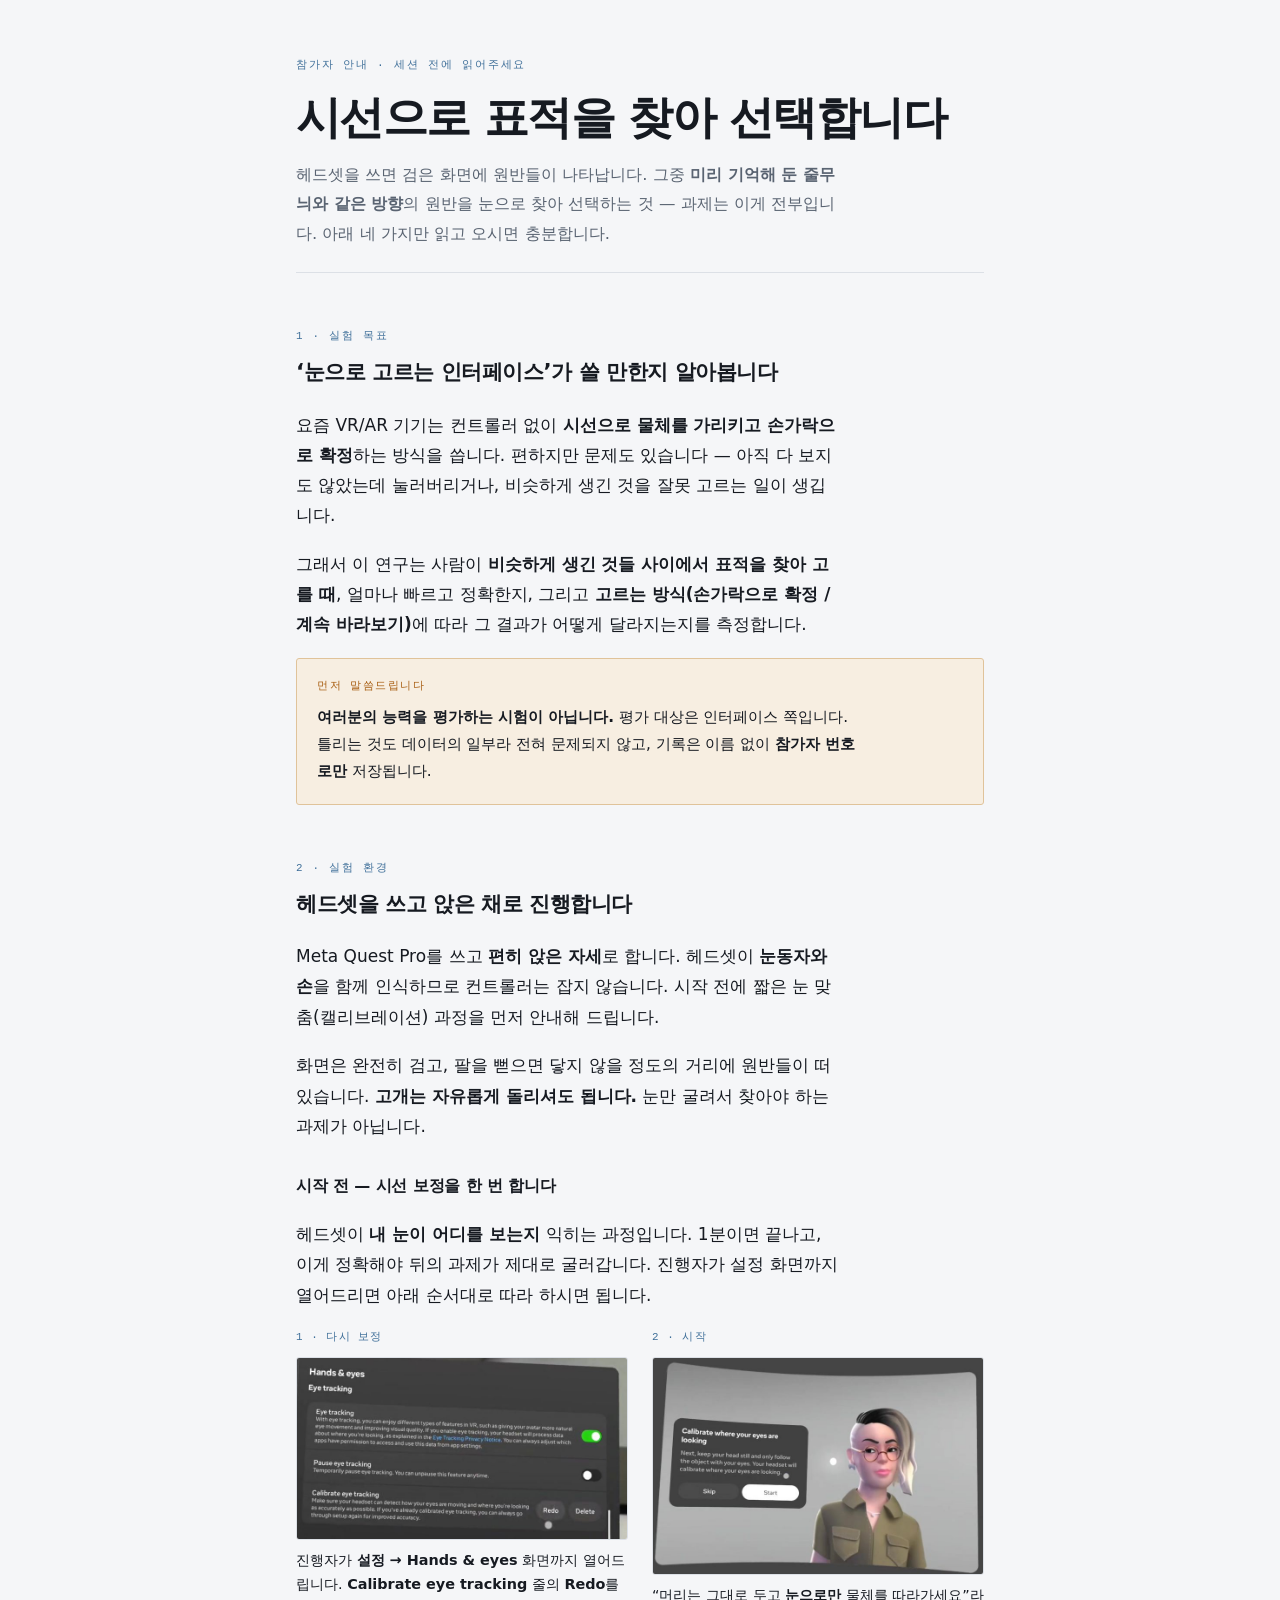
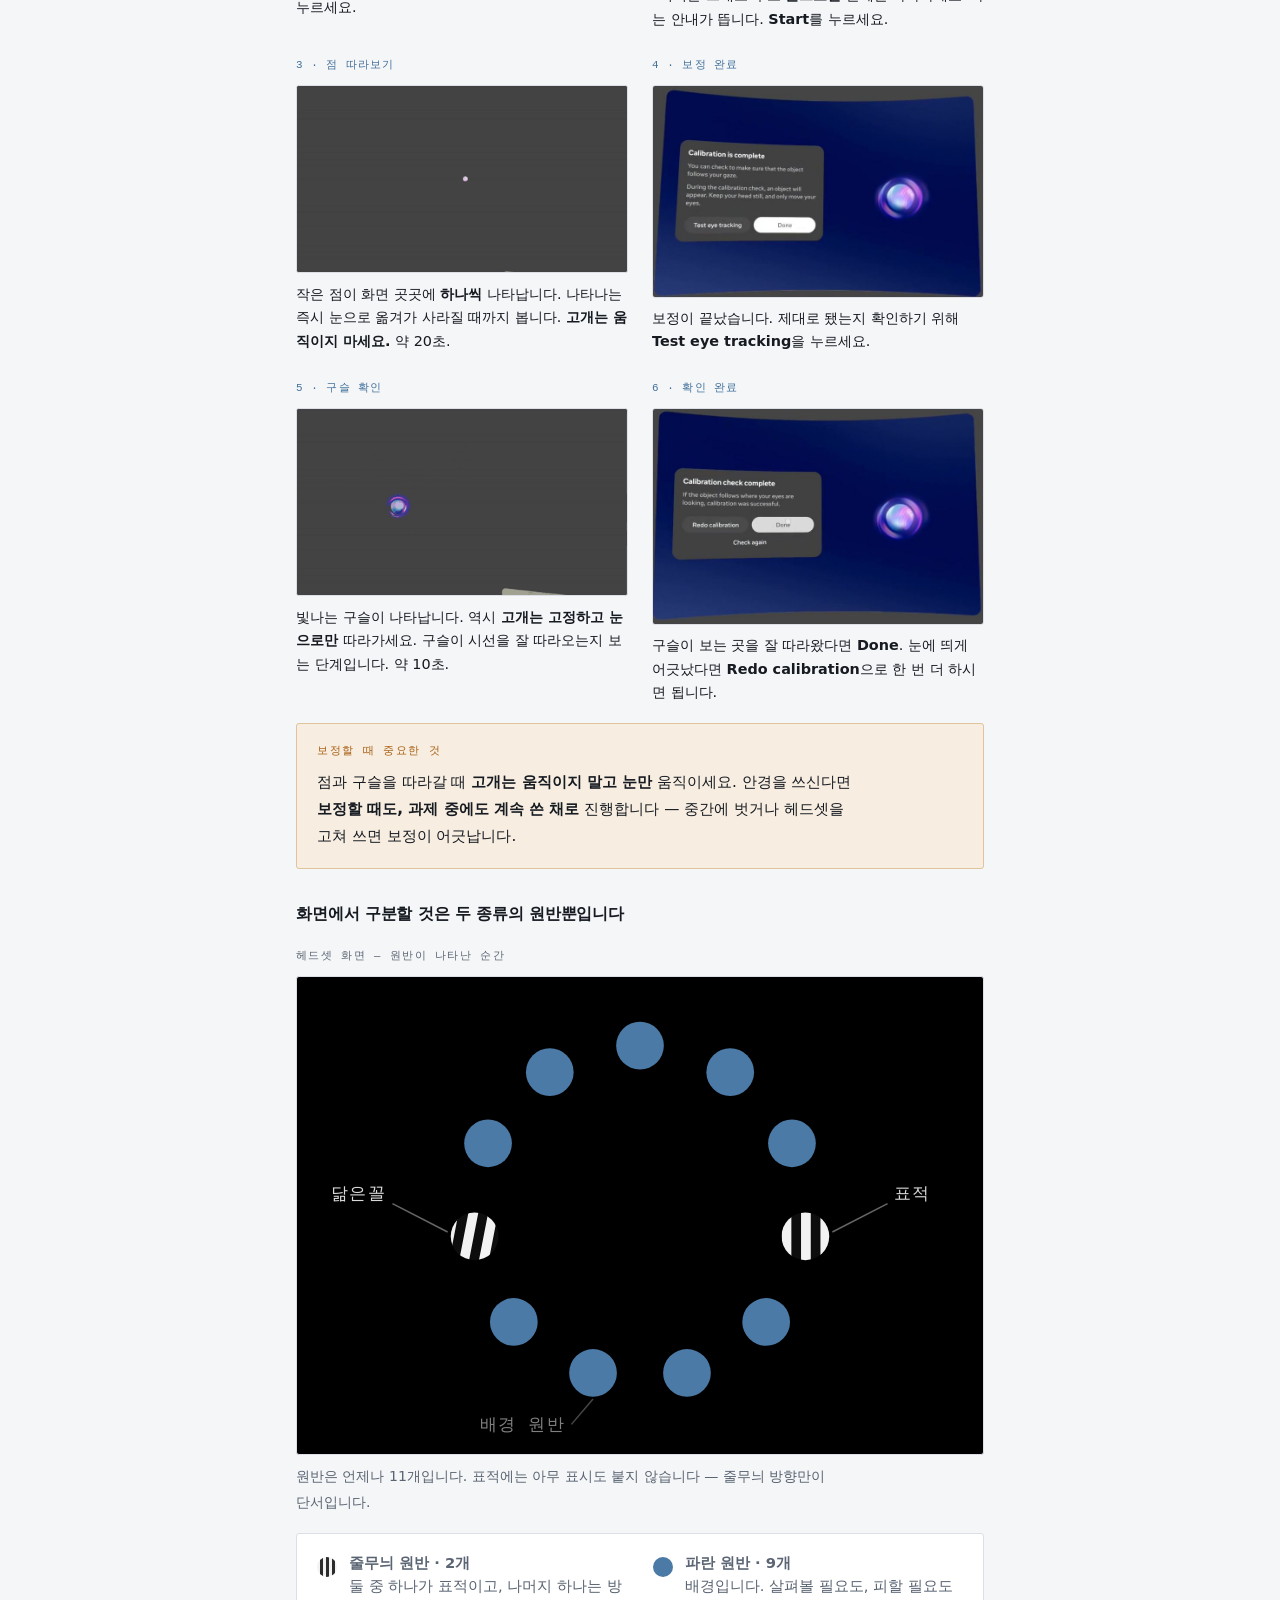
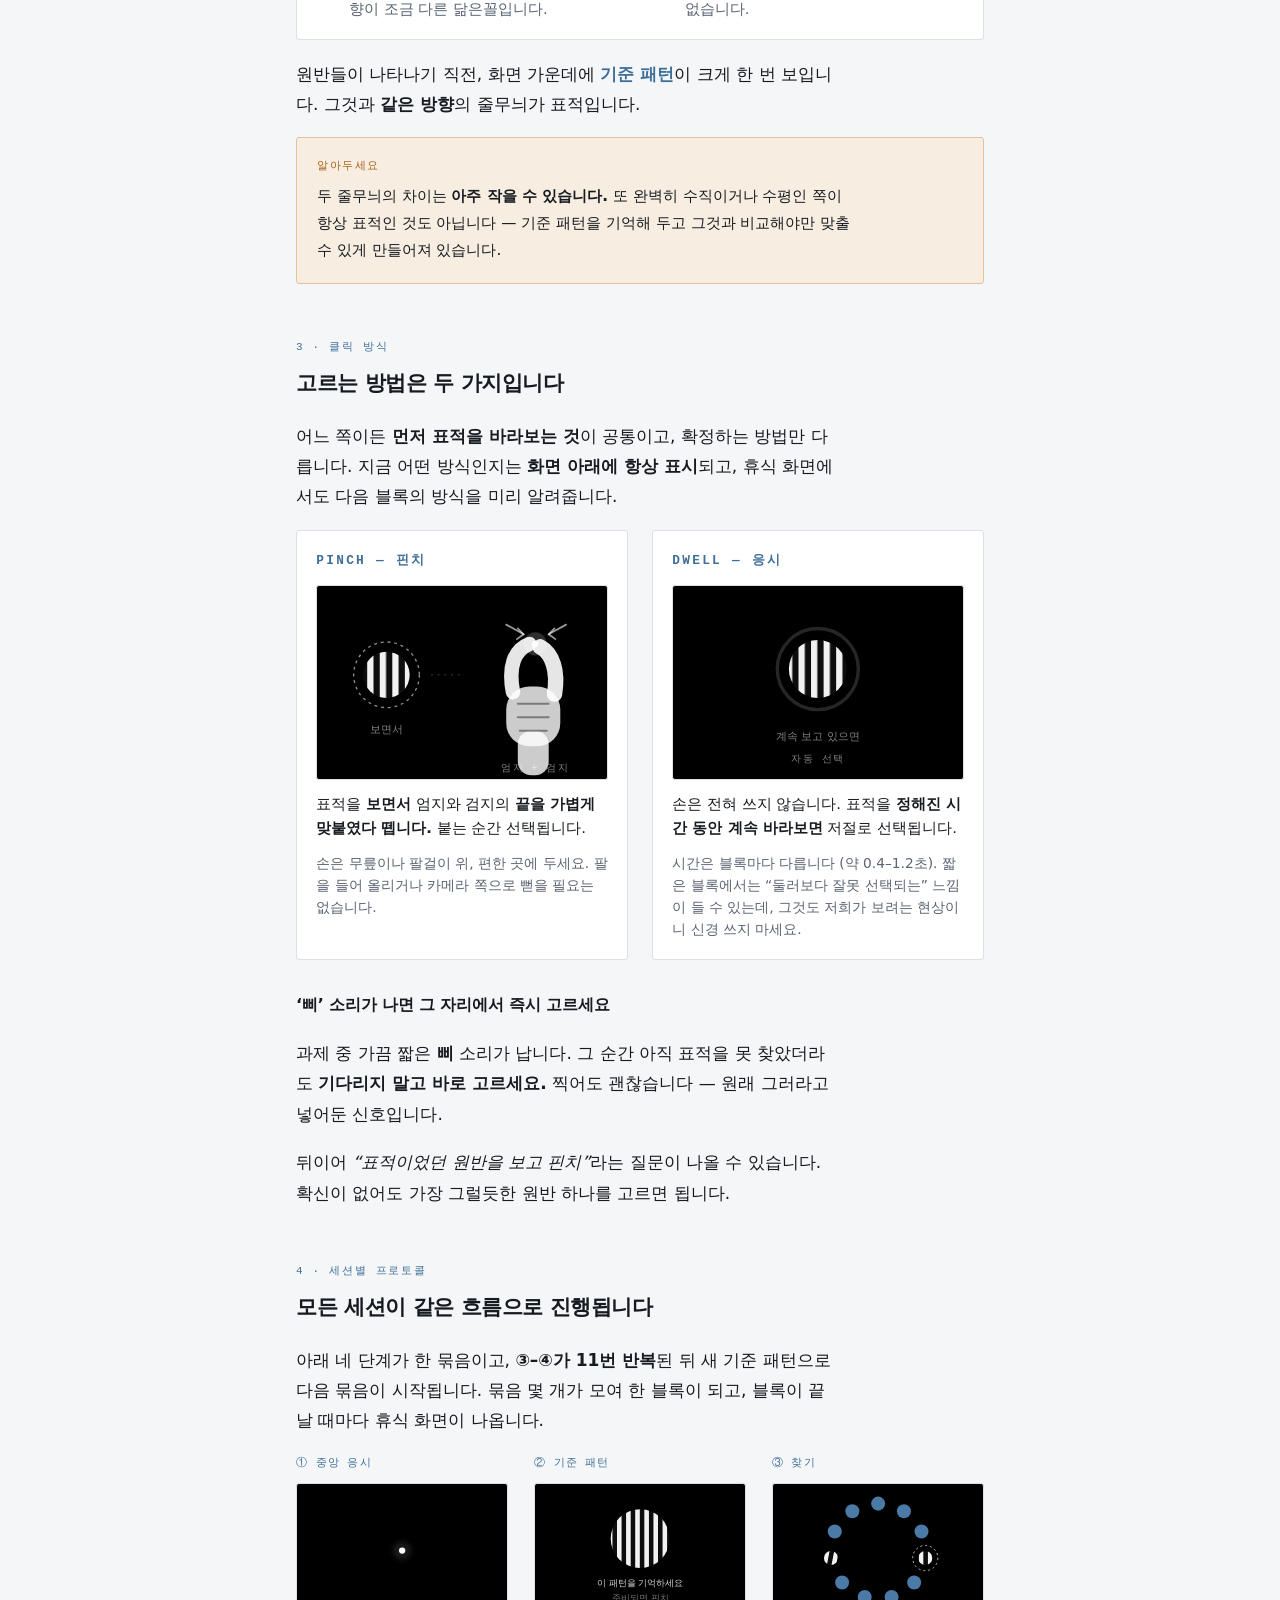
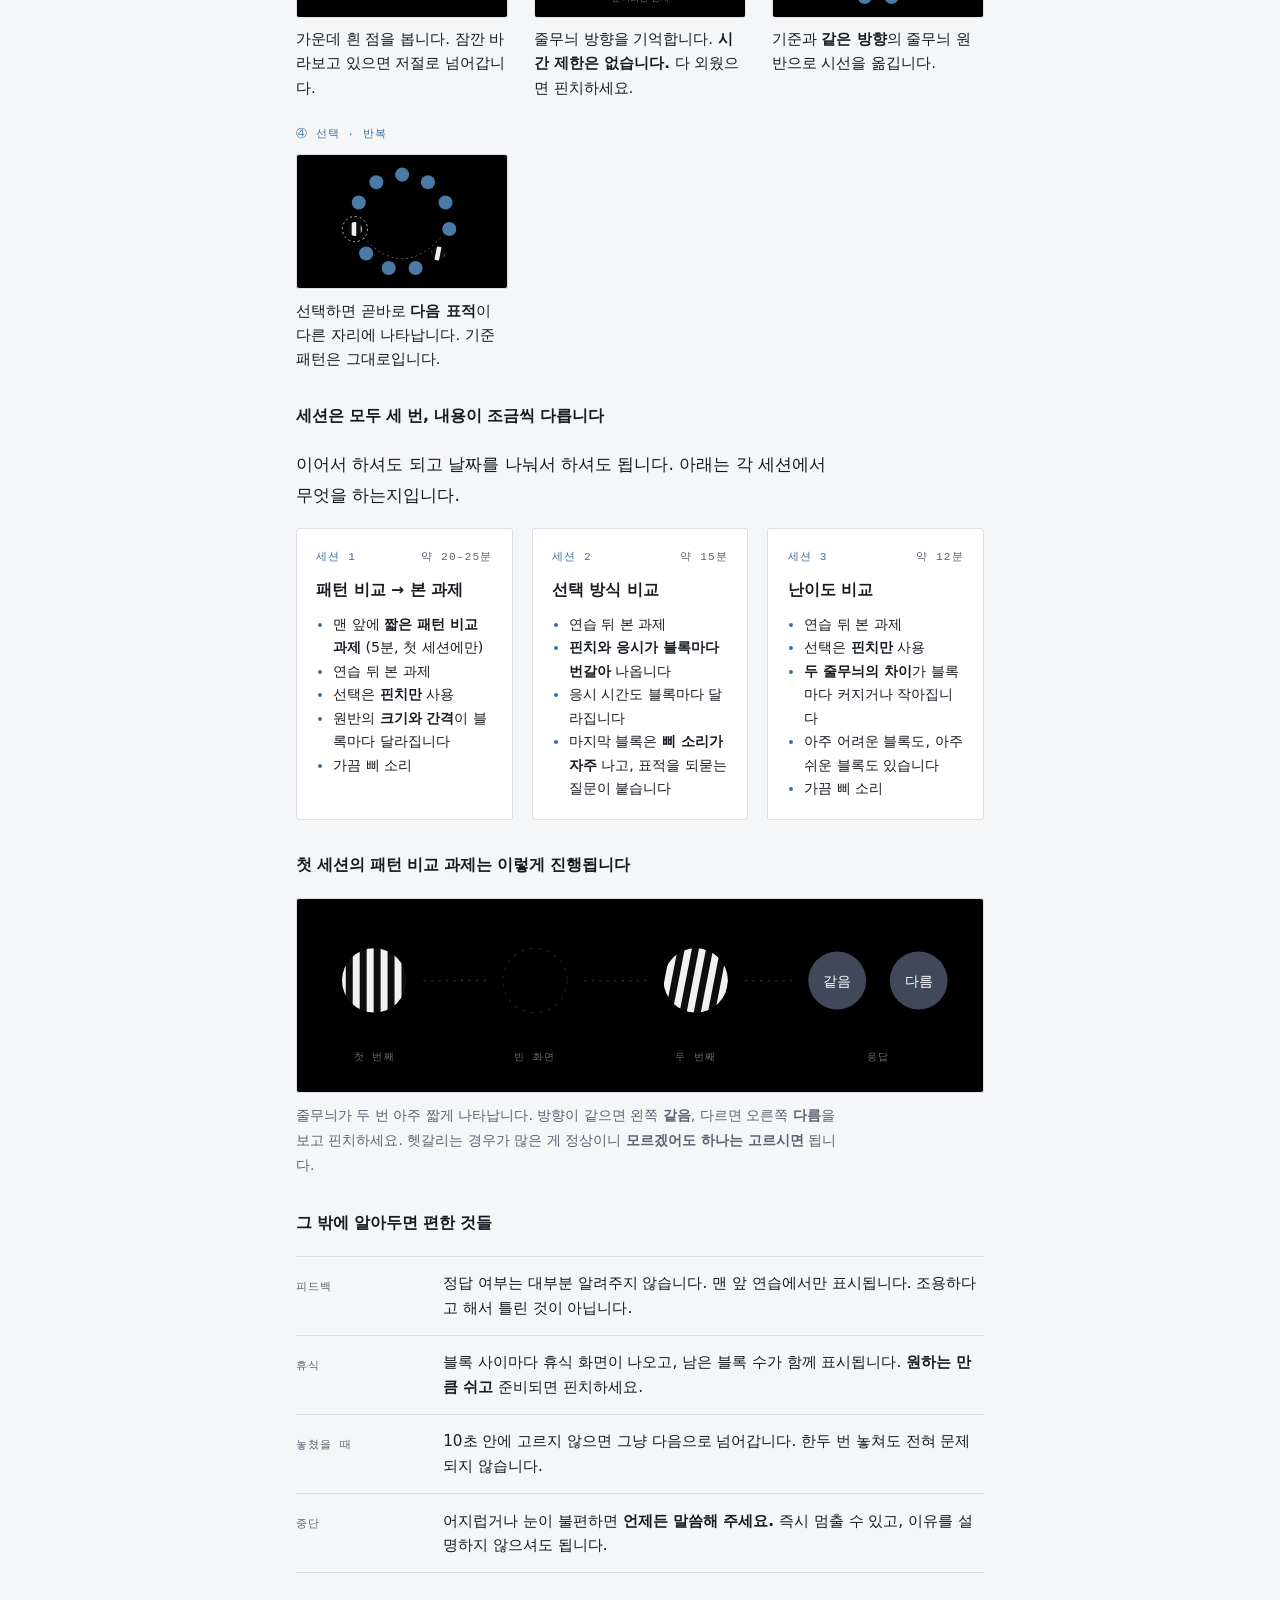
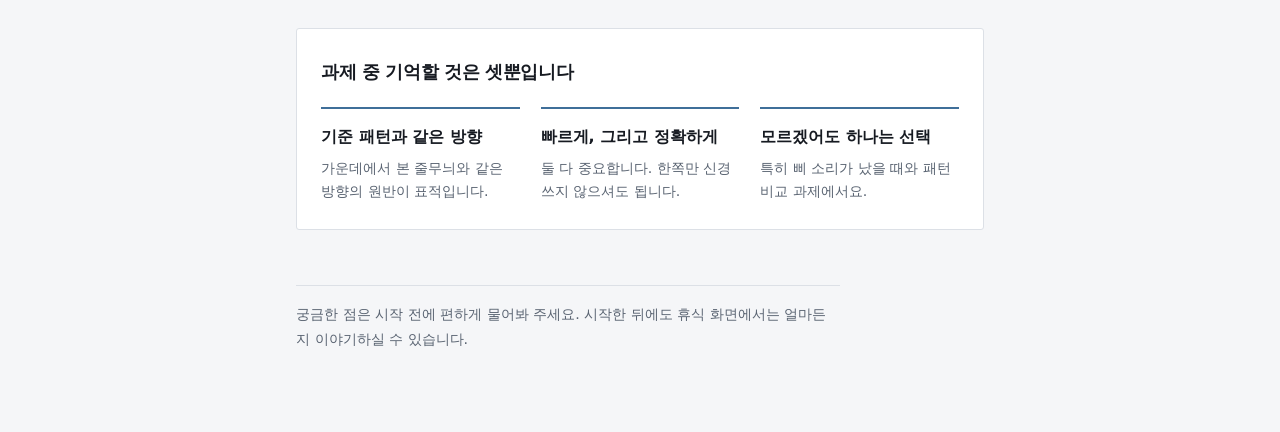
<file: gaze-study/index.html>
<!doctype html>
<html lang="ko">
<head>
<meta charset="utf-8">
<meta name="viewport" content="width=device-width, initial-scale=1">
<meta name="robots" content="noindex, nofollow">
<meta name="color-scheme" content="light dark">
<style>
  *, *::before, *::after { box-sizing: border-box; }
  html { -webkit-text-size-adjust: 100%; }
  body { margin: 0; }
  img { max-width: 100%; }
</style>
</head>
<body>
<title>참가자 안내 — 시선으로 표적 찾기</title>

<style>
  :root {
    --ground: #F5F6F8;
    --surface: #FFFFFF;
    --ink: #161A21;
    --muted: #5A6472;
    --hairline: #DCE0E6;
    --accent: #3F6F99;
    --signal: #A85E12;
    --signal-soft: #F7EEE1;
    --signal-line: #E0C39A;

    --font-sans: "Pretendard", "Pretendard Variable", "Apple SD Gothic Neo",
                 "Malgun Gothic", "맑은 고딕", system-ui, sans-serif;
    --font-mono: ui-monospace, "Cascadia Mono", "SF Mono", Consolas,
                 "Liberation Mono", monospace;

    --measure: 34rem;
    --wide: 46rem;
  }

  @media (prefers-color-scheme: dark) {
    :root {
      --ground: #0E1116;
      --surface: #161A21;
      --ink: #E7EBF1;
      --muted: #99A3B2;
      --hairline: #272D37;
      --accent: #7FB1D8;
      --signal: #DBA05A;
      --signal-soft: #241C10;
      --signal-line: #4A3A20;
    }
  }
  :root[data-theme="dark"] {
    --ground: #0E1116;
    --surface: #161A21;
    --ink: #E7EBF1;
    --muted: #99A3B2;
    --hairline: #272D37;
    --accent: #7FB1D8;
    --signal: #DBA05A;
    --signal-soft: #241C10;
    --signal-line: #4A3A20;
  }
  :root[data-theme="light"] {
    --ground: #F5F6F8;
    --surface: #FFFFFF;
    --ink: #161A21;
    --muted: #5A6472;
    --hairline: #DCE0E6;
    --accent: #3F6F99;
    --signal: #A85E12;
    --signal-soft: #F7EEE1;
    --signal-line: #E0C39A;
  }

  body {
    background: var(--ground);
    color: var(--ink);
    font-family: var(--font-sans);
    font-size: 17px;
    line-height: 1.78;
    -webkit-font-smoothing: antialiased;
  }

  .page {
    max-width: var(--wide);
    margin: 0 auto;
    padding: 3.5rem 1.5rem 5rem;
    display: flex;
    flex-direction: column;
    gap: 3.4rem;
  }

  /* ---------- masthead ---------- */
  .masthead { display: flex; flex-direction: column; gap: 1rem; }
  .eyebrow {
    font-family: var(--font-mono);
    font-size: 0.7rem;
    letter-spacing: 0.16em;
    color: var(--accent);
  }
  h1 {
    font-size: clamp(2rem, 6vw, 2.8rem);
    font-weight: 700;
    letter-spacing: -0.035em;
    line-height: 1.16;
    text-wrap: balance;
    margin: 0;
  }
  .standfirst { max-width: var(--measure); color: var(--muted); font-size: 1.03rem; }
  .masthead-rule { height: 1px; background: var(--hairline); margin-top: 0.5rem; }

  /* ---------- sections ---------- */
  section { display: flex; flex-direction: column; gap: 1.15rem; }
  h2 {
    font-size: 1.34rem;
    font-weight: 700;
    letter-spacing: -0.022em;
    margin: 0;
    text-wrap: balance;
  }
  h2 .kicker {
    display: block;
    font-family: var(--font-mono);
    font-size: 0.68rem;
    font-weight: 500;
    letter-spacing: 0.16em;
    color: var(--accent);
    margin-bottom: 0.4rem;
  }
  h3.sub {
    font-size: 1rem;
    font-weight: 700;
    letter-spacing: -0.01em;
    margin: 0.8rem 0 0;
  }
  p { margin: 0; max-width: var(--measure); }
  strong { font-weight: 700; }
  .accent { color: var(--accent); font-weight: 700; }

  /* ---------- viewport figures ---------- */
  figure { margin: 0; display: flex; flex-direction: column; gap: 0.6rem; }
  .viewport {
    background: #000;
    border: 1px solid var(--hairline);
    border-radius: 3px;
    overflow: hidden;
  }
  .viewport svg { display: block; width: 100%; height: auto; }
  figcaption { font-size: 0.88rem; color: var(--muted); max-width: var(--measure); }
  .figlabel {
    font-family: var(--font-mono);
    font-size: 0.66rem;
    letter-spacing: 0.14em;
    color: var(--muted);
  }
  .diagram {
    background: var(--surface);
    border: 1px solid var(--hairline);
    border-radius: 3px;
    overflow: hidden;
  }
  .diagram svg { display: block; width: 100%; height: auto; }

  /* ---------- legend ---------- */
  .legend {
    display: grid;
    grid-template-columns: repeat(auto-fit, minmax(12rem, 1fr));
    gap: 1rem 1.6rem;
    padding: 1.15rem 1.25rem;
    background: var(--surface);
    border: 1px solid var(--hairline);
    border-radius: 3px;
  }
  .legend div { display: flex; gap: 0.75rem; align-items: flex-start; font-size: 0.92rem; line-height: 1.55; }
  .swatch { width: 20px; height: 20px; border-radius: 50%; flex: 0 0 20px; margin-top: 0.3rem; }
  .swatch.ctx { background: #4B7AA6; }
  .swatch.grat { background: repeating-linear-gradient(90deg, #f2f2f2 0 3px, #2b2b2b 3px 6px); }
  .legend b { display: block; font-weight: 700; }
  .legend span { color: var(--muted); }

  /* ---------- trial sequence (a real sequence: numbers earn their place) ---------- */
  .steps {
    display: grid;
    grid-template-columns: repeat(auto-fit, minmax(13rem, 1fr));
    gap: 1.6rem;
  }
  .step { display: flex; flex-direction: column; gap: 0.6rem; }
  .step .marker {
    font-family: var(--font-mono);
    font-size: 0.68rem;
    letter-spacing: 0.1em;
    color: var(--accent);
  }
  .step p { font-size: 0.93rem; line-height: 1.62; }

  /* ---------- two-up ---------- */
  .duo {
    display: grid;
    grid-template-columns: repeat(auto-fit, minmax(15rem, 1fr));
    gap: 1.5rem;
  }
  .method {
    display: flex;
    flex-direction: column;
    gap: 0.75rem;
    padding: 1.2rem;
    background: var(--surface);
    border: 1px solid var(--hairline);
    border-radius: 3px;
  }
  .method h3 {
    font-family: var(--font-mono);
    font-size: 0.8rem;
    letter-spacing: 0.18em;
    font-weight: 600;
    margin: 0;
    color: var(--accent);
  }
  .method .how { font-size: 0.93rem; line-height: 1.62; }
  .method .note { font-size: 0.86rem; line-height: 1.6; color: var(--muted); }

  /* ---------- callout ---------- */
  .callout {
    display: flex;
    flex-direction: column;
    gap: 0.45rem;
    padding: 1.15rem 1.25rem;
    background: var(--signal-soft);
    border: 1px solid var(--signal-line);
    border-radius: 3px;
  }
  .callout .tag {
    font-family: var(--font-mono);
    font-size: 0.68rem;
    letter-spacing: 0.14em;
    color: var(--signal);
  }
  .callout p { font-size: 0.95rem; max-width: var(--measure); }

  /* ---------- session cards ---------- */
  .sessions {
    display: grid;
    grid-template-columns: repeat(auto-fit, minmax(13rem, 1fr));
    gap: 1.2rem;
  }
  .ses {
    display: flex;
    flex-direction: column;
    gap: 0.55rem;
    padding: 1.15rem 1.2rem;
    background: var(--surface);
    border: 1px solid var(--hairline);
    border-radius: 3px;
  }
  .ses .when {
    display: flex;
    justify-content: space-between;
    align-items: baseline;
    gap: 0.75rem;
    font-family: var(--font-mono);
    font-size: 0.7rem;
    letter-spacing: 0.1em;
    color: var(--accent);
  }
  .ses .when em { font-style: normal; color: var(--muted); font-variant-numeric: tabular-nums; }
  .ses b { font-size: 0.98rem; }
  .ses p { font-size: 0.89rem; line-height: 1.6; color: var(--muted); }
  .ses ul { margin: 0; padding-left: 1.05rem; font-size: 0.89rem; line-height: 1.65; }
  .ses li::marker { color: var(--accent); }

  /* ---------- facts ---------- */
  .facts { display: flex; flex-direction: column; margin: 0; padding: 0; list-style: none; }
  .facts li {
    display: grid;
    grid-template-columns: 8rem 1fr;
    gap: 1.2rem;
    padding: 0.9rem 0;
    border-top: 1px solid var(--hairline);
    font-size: 0.95rem;
    line-height: 1.62;
  }
  .facts li:last-child { border-bottom: 1px solid var(--hairline); }
  .facts .k {
    font-family: var(--font-mono);
    font-size: 0.7rem;
    letter-spacing: 0.1em;
    color: var(--muted);
    padding-top: 0.4rem;
  }
  @media (max-width: 30rem) {
    .facts li { grid-template-columns: 1fr; gap: 0.15rem; }
    .facts .k { padding-top: 0; }
  }

  /* ---------- closing ---------- */
  .remember {
    background: var(--surface);
    border: 1px solid var(--hairline);
    border-radius: 3px;
    padding: 1.7rem 1.5rem;
    gap: 1.2rem;
  }
  .remember h2 { font-size: 1.12rem; }
  .remember ul {
    margin: 0; padding: 0; list-style: none;
    display: grid;
    grid-template-columns: repeat(auto-fit, minmax(12rem, 1fr));
    gap: 1.3rem;
  }
  .remember li {
    display: flex; flex-direction: column; gap: 0.35rem;
    padding-top: 0.9rem;
    border-top: 2px solid var(--accent);
  }
  .remember b { font-size: 1rem; }
  .remember span { font-size: 0.89rem; color: var(--muted); line-height: 1.58; }

  .signoff {
    font-size: 0.89rem;
    color: var(--muted);
    max-width: var(--measure);
    padding-top: 1rem;
    border-top: 1px solid var(--hairline);
  }

  /* ---------- eye-calibration walkthrough ---------- */
  .calib {
    display: grid;
    grid-template-columns: repeat(auto-fit, minmax(16rem, 1fr));
    gap: 1.6rem 1.5rem;
    margin: 0; padding: 0; list-style: none;
  }
  .calib li { display: flex; flex-direction: column; gap: 0.6rem; }
  .calib .cmark {
    font-family: var(--font-mono);
    font-size: 0.68rem;
    letter-spacing: 0.1em;
    color: var(--accent);
  }
  .shot {
    border: 1px solid var(--hairline);
    border-radius: 3px;
    overflow: hidden;
    background: #3a3a3a;
    line-height: 0;
  }
  .shot img { display: block; width: 100%; height: auto; }
  .calib p { font-size: 0.9rem; line-height: 1.62; max-width: none; }

  /* the one moving thing on the page: dwell time filling up */
  .dwell-arc {
    stroke-dasharray: 226;
    stroke-dashoffset: 226;
    animation: dwellfill 2.8s cubic-bezier(0.4, 0, 0.6, 1) infinite;
  }
  @keyframes dwellfill {
    0%   { stroke-dashoffset: 226; opacity: 0.9; }
    50%  { stroke-dashoffset: 0;   opacity: 0.9; }
    78%  { stroke-dashoffset: 0;   opacity: 0.9; }
    88%  { stroke-dashoffset: 0;   opacity: 0.1; }
    100% { stroke-dashoffset: 226; opacity: 0.1; }
  }
  @media (prefers-reduced-motion: reduce) {
    .dwell-arc { animation: none; stroke-dashoffset: 62; }
  }
</style>

<!-- shared stimulus defs: the two grating orientations used everywhere -->
<svg width="0" height="0" style="position:absolute;overflow:hidden" aria-hidden="true" focusable="false">
  <defs>
    <pattern id="grA" width="13" height="13" patternUnits="userSpaceOnUse" patternTransform="rotate(0)">
      <rect width="13" height="13" fill="#0d0d0d"/>
      <rect width="6.5" height="13" fill="#f2f2f2"/>
    </pattern>
    <pattern id="grB" width="13" height="13" patternUnits="userSpaceOnUse" patternTransform="rotate(11)">
      <rect width="13" height="13" fill="#0d0d0d"/>
      <rect width="6.5" height="13" fill="#f2f2f2"/>
    </pattern>
    <filter id="soft" x="-10%" y="-10%" width="120%" height="120%">
      <feGaussianBlur stdDeviation="0.45"/>
    </filter>
    <filter id="glow" x="-60%" y="-60%" width="220%" height="220%">
      <feGaussianBlur stdDeviation="3.5"/>
    </filter>
  </defs>
</svg>

<main class="page">

  <header class="masthead">
    <div class="eyebrow">참가자 안내 &middot; 세션 전에 읽어주세요</div>
    <h1>시선으로 표적을 찾아 선택합니다</h1>
    <p class="standfirst">
      헤드셋을 쓰면 검은 화면에 원반들이 나타납니다. 그중 <strong>미리 기억해 둔 줄무늬와 같은 방향</strong>의
      원반을 눈으로 찾아 선택하는 것 &mdash; 과제는 이게 전부입니다.
      아래 네 가지만 읽고 오시면 충분합니다.
    </p>
    <div class="masthead-rule"></div>
  </header>

  <!-- ============ 1. 실험 목표 ============ -->
  <section>
    <h2><span class="kicker">1 &middot; 실험 목표</span>&lsquo;눈으로 고르는 인터페이스&rsquo;가 쓸 만한지 알아봅니다</h2>
    <p>
      요즘 VR/AR 기기는 컨트롤러 없이 <strong>시선으로 물체를 가리키고 손가락으로 확정</strong>하는 방식을 씁니다.
      편하지만 문제도 있습니다 &mdash; 아직 다 보지도 않았는데 눌러버리거나, 비슷하게 생긴 것을 잘못 고르는 일이 생깁니다.
    </p>
    <p>
      그래서 이 연구는 사람이 <strong>비슷하게 생긴 것들 사이에서 표적을 찾아 고를 때</strong>,
      얼마나 빠르고 정확한지, 그리고 <strong>고르는 방식(손가락으로 확정 / 계속 바라보기)</strong>에 따라
      그 결과가 어떻게 달라지는지를 측정합니다.
    </p>

    <div class="callout">
      <div class="tag">먼저 말씀드립니다</div>
      <p>
        <strong>여러분의 능력을 평가하는 시험이 아닙니다.</strong> 평가 대상은 인터페이스 쪽입니다.
        틀리는 것도 데이터의 일부라 전혀 문제되지 않고, 기록은 이름 없이 <strong>참가자 번호로만</strong> 저장됩니다.
      </p>
    </div>
  </section>

  <!-- ============ 2. 실험 환경 ============ -->
  <section>
    <h2><span class="kicker">2 &middot; 실험 환경</span>헤드셋을 쓰고 앉은 채로 진행합니다</h2>
    <p>
      Meta Quest Pro를 쓰고 <strong>편히 앉은 자세</strong>로 합니다. 헤드셋이 <strong>눈동자와 손</strong>을 함께
      인식하므로 컨트롤러는 잡지 않습니다. 시작 전에 짧은 눈 맞춤(캘리브레이션) 과정을 먼저 안내해 드립니다.
    </p>
    <p>
      화면은 완전히 검고, 팔을 뻗으면 닿지 않을 정도의 거리에 원반들이 떠 있습니다.
      <strong>고개는 자유롭게 돌리셔도 됩니다.</strong> 눈만 굴려서 찾아야 하는 과제가 아닙니다.
    </p>


    <h3 class="sub">시작 전 &mdash; 시선 보정을 한 번 합니다</h3>
    <p>
      헤드셋이 <strong>내 눈이 어디를 보는지</strong> 익히는 과정입니다. 1분이면 끝나고,
      이게 정확해야 뒤의 과제가 제대로 굴러갑니다. 진행자가 설정 화면까지 열어드리면
      아래 순서대로 따라 하시면 됩니다.
    </p>

    <ul class="calib">
      <li>
        <div class="cmark">1 &middot; 다시 보정</div>
        <div class="shot"><img src="assets/cal1_redo.jpg" alt="Quest 설정의 Hands and eyes 화면에서 Calibrate eye tracking 항목의 Redo 버튼이 보입니다." loading="lazy"></div>
        <p>진행자가 <strong>설정 &rarr; Hands &amp; eyes</strong> 화면까지 열어드립니다. <strong>Calibrate eye tracking</strong> 줄의 <strong>Redo</strong>를 누르세요.</p>
      </li>
      <li>
        <div class="cmark">2 &middot; 시작</div>
        <div class="shot"><img src="assets/cal2_start.jpg" alt="머리를 고정하고 눈으로만 물체를 따라가라는 안내와 Skip, Start 버튼이 있습니다." loading="lazy"></div>
        <p>&ldquo;머리는 그대로 두고 <strong>눈으로만</strong> 물체를 따라가세요&rdquo;라는 안내가 뜹니다. <strong>Start</strong>를 누르세요.</p>
      </li>
      <li>
        <div class="cmark">3 &middot; 점 따라보기</div>
        <div class="shot"><img src="assets/cal3_dots.gif" alt="회색 화면 여기저기에 작은 점이 하나씩 차례로 나타납니다." loading="lazy"></div>
        <p>작은 점이 화면 곳곳에 <strong>하나씩</strong> 나타납니다. 나타나는 즉시 눈으로 옮겨가 사라질 때까지 봅니다. <strong>고개는 움직이지 마세요.</strong> 약 20초.</p>
      </li>
      <li>
        <div class="cmark">4 &middot; 보정 완료</div>
        <div class="shot"><img src="assets/cal4_done.jpg" alt="Calibration is complete 안내와 Test eye tracking, Done 버튼이 있습니다." loading="lazy"></div>
        <p>보정이 끝났습니다. 제대로 됐는지 확인하기 위해 <strong>Test eye tracking</strong>을 누르세요.</p>
      </li>
      <li>
        <div class="cmark">5 &middot; 구슬 확인</div>
        <div class="shot"><img src="assets/cal5_orb.gif" alt="빛나는 구슬이 화면 여기저기로 옮겨 다닙니다." loading="lazy"></div>
        <p>빛나는 구슬이 나타납니다. 역시 <strong>고개는 고정하고 눈으로만</strong> 따라가세요. 구슬이 시선을 잘 따라오는지 보는 단계입니다. 약 10초.</p>
      </li>
      <li>
        <div class="cmark">6 &middot; 확인 완료</div>
        <div class="shot"><img src="assets/cal6_check.jpg" alt="Calibration check complete 안내와 Redo calibration, Done, Check again 버튼이 있습니다." loading="lazy"></div>
        <p>구슬이 보는 곳을 잘 따라왔다면 <strong>Done</strong>. 눈에 띄게 어긋났다면 <strong>Redo calibration</strong>으로 한 번 더 하시면 됩니다.</p>
      </li>
    </ul>

    <div class="callout">
      <div class="tag">보정할 때 중요한 것</div>
      <p>
        점과 구슬을 따라갈 때 <strong>고개는 움직이지 말고 눈만</strong> 움직이세요.
        안경을 쓰신다면 <strong>보정할 때도, 과제 중에도 계속 쓴 채로</strong> 진행합니다 &mdash;
        중간에 벗거나 헤드셋을 고쳐 쓰면 보정이 어긋납니다.
      </p>
    </div>

    <h3 class="sub">화면에서 구분할 것은 두 종류의 원반뿐입니다</h3>

    <figure>
      <div class="figlabel">헤드셋 화면 &mdash; 원반이 나타난 순간</div>
      <div class="viewport">
        <svg viewBox="0 0 460 320" role="img"
             aria-label="검은 배경에 원반 11개가 원형으로 놓여 있습니다. 그중 두 개는 흰 줄무늬 원반이고 나머지 아홉 개는 파란 단색 원반입니다.">
          <g>
            <circle cx="230.0" cy="46.0"  r="16" fill="#4B7AA6"/>
            <circle cx="290.5" cy="63.8"  r="16" fill="#4B7AA6"/>
            <circle cx="331.9" cy="111.5" r="16" fill="#4B7AA6"/>
            <circle cx="340.9" cy="173.9" r="16" fill="url(#grA)" filter="url(#soft)"/>
            <circle cx="314.6" cy="231.3" r="16" fill="#4B7AA6"/>
            <circle cx="261.5" cy="265.5" r="16" fill="#4B7AA6"/>
            <circle cx="198.5" cy="265.5" r="16" fill="#4B7AA6"/>
            <circle cx="145.4" cy="231.3" r="16" fill="#4B7AA6"/>
            <circle cx="119.1" cy="173.9" r="16" fill="url(#grB)" filter="url(#soft)"/>
            <circle cx="128.1" cy="111.5" r="16" fill="#4B7AA6"/>
            <circle cx="169.5" cy="63.8"  r="16" fill="#4B7AA6"/>
          </g>

          <g font-family="ui-monospace, Consolas, monospace" font-size="11.5" letter-spacing="1">
            <line x1="359" y1="171" x2="396" y2="152" stroke="#ffffff" stroke-opacity="0.4" stroke-width="1"/>
            <text x="400" y="149" fill="#ffffff" fill-opacity="0.85">표적</text>

            <line x1="101" y1="171" x2="64" y2="152" stroke="#ffffff" stroke-opacity="0.4" stroke-width="1"/>
            <text x="60" y="149" fill="#ffffff" fill-opacity="0.85" text-anchor="end">닮은꼴</text>

            <line x1="198.5" y1="283" x2="184" y2="300" stroke="#ffffff" stroke-opacity="0.28" stroke-width="1"/>
            <text x="180" y="304" fill="#ffffff" fill-opacity="0.5" text-anchor="end">배경 원반</text>
          </g>
        </svg>
      </div>
      <figcaption>
        원반은 언제나 11개입니다. 표적에는 아무 표시도 붙지 않습니다 &mdash; 줄무늬 방향만이 단서입니다.
      </figcaption>
    </figure>

    <div class="legend">
      <div>
        <span class="swatch grat"></span>
        <span><b>줄무늬 원반 &middot; 2개</b>둘 중 하나가 표적이고, 나머지 하나는 방향이 조금 다른 닮은꼴입니다.</span>
      </div>
      <div>
        <span class="swatch ctx"></span>
        <span><b>파란 원반 &middot; 9개</b>배경입니다. 살펴볼 필요도, 피할 필요도 없습니다.</span>
      </div>
    </div>

    <p>
      원반들이 나타나기 직전, 화면 가운데에 <span class="accent">기준 패턴</span>이 크게 한 번 보입니다.
      그것과 <strong>같은 방향</strong>의 줄무늬가 표적입니다.
    </p>

    <div class="callout">
      <div class="tag">알아두세요</div>
      <p>
        두 줄무늬의 차이는 <strong>아주 작을 수 있습니다.</strong> 또 완벽히 수직이거나 수평인 쪽이
        항상 표적인 것도 아닙니다 &mdash; 기준 패턴을 기억해 두고 그것과 비교해야만 맞출 수 있게 만들어져 있습니다.
      </p>
    </div>
  </section>

  <!-- ============ 3. 클릭 방식 ============ -->
  <section>
    <h2><span class="kicker">3 &middot; 클릭 방식</span>고르는 방법은 두 가지입니다</h2>
    <p>
      어느 쪽이든 <strong>먼저 표적을 바라보는 것</strong>이 공통이고, 확정하는 방법만 다릅니다.
      지금 어떤 방식인지는 <strong>화면 아래에 항상 표시</strong>되고, 휴식 화면에서도 다음 블록의 방식을 미리 알려줍니다.
    </p>

    <div class="duo">

      <div class="method">
        <h3>PINCH &mdash; 핀치</h3>
        <div class="viewport">
          <svg viewBox="0 0 300 200" role="img"
               aria-label="표적을 바라본 상태에서 엄지와 검지의 끝을 맞붙이는 손 모양입니다.">
            <!-- gazed target on the left -->
            <circle cx="72" cy="92" r="24" fill="url(#grA)" filter="url(#soft)"/>
            <circle cx="72" cy="92" r="34" fill="none" stroke="#ffffff" stroke-opacity="0.55"
                    stroke-width="1.4" stroke-dasharray="3 4"/>
            <text x="72" y="152" text-anchor="middle" font-family="system-ui, sans-serif"
                  font-size="11.5" fill="#ffffff" fill-opacity="0.5">보면서</text>

            <line x1="118" y1="92" x2="150" y2="92" stroke="#ffffff" stroke-opacity="0.25"
                  stroke-width="1" stroke-dasharray="2 5"/>

            <!-- hand: palm + wrist -->
            <g>
              <rect x="196" y="104" width="56" height="62" rx="24" fill="#ffffff" fill-opacity="0.8"/>
              <rect x="208" y="150" width="32" height="46" rx="14" fill="#ffffff" fill-opacity="0.8"/>
              <!-- folded fingers, read as creases on the palm -->
              <g stroke="#0a0a0a" stroke-opacity="0.42" stroke-width="2" stroke-linecap="round">
                <line x1="208" y1="122" x2="240" y2="122"/>
                <line x1="208" y1="136" x2="240" y2="136"/>
                <line x1="210" y1="150" x2="238" y2="150"/>
              </g>
              <!-- index finger: up from the left of the palm, curling right -->
              <path d="M 203 110 C 198 84, 204 66, 220 60" fill="none" stroke="#ffffff"
                    stroke-opacity="0.9" stroke-width="15" stroke-linecap="round"/>
              <!-- thumb: up from the right of the palm, curling left to meet it -->
              <path d="M 246 112 C 250 88, 244 70, 231 63" fill="none" stroke="#ffffff"
                    stroke-opacity="0.9" stroke-width="16" stroke-linecap="round"/>
              <!-- contact -->
              <circle cx="226" cy="60" r="12" fill="#ffffff" fill-opacity="0.18"/>
              <circle cx="226" cy="60" r="3.4" fill="#ffffff"/>
            </g>

            <!-- two small arrows: the tips come together -->
            <g stroke="#ffffff" stroke-opacity="0.6" stroke-width="1.8" fill="none" stroke-linecap="round">
              <path d="M 196 40 L 214 50"/>
              <path d="M 208 44 L 214 50 L 207 55"/>
              <path d="M 258 40 L 240 50"/>
              <path d="M 246 44 L 240 50 L 247 55"/>
            </g>

            <text x="226" y="192" text-anchor="middle" font-family="ui-monospace, Consolas, monospace"
                  font-size="10.5" letter-spacing="1.4" fill="#ffffff" fill-opacity="0.5">엄지 + 검지</text>
          </svg>
        </div>
        <p class="how">
          표적을 <strong>보면서</strong> 엄지와 검지의 <strong>끝을 가볍게 맞붙였다 뗍니다.</strong>
          붙는 순간 선택됩니다.
        </p>
        <p class="note">
          손은 무릎이나 팔걸이 위, 편한 곳에 두세요. 팔을 들어 올리거나 카메라 쪽으로 뻗을 필요는 없습니다.
        </p>
      </div>

      <div class="method">
        <h3>DWELL &mdash; 응시</h3>
        <div class="viewport">
          <svg viewBox="0 0 300 200" role="img"
               aria-label="표적을 계속 바라보면 테두리가 한 바퀴 채워지며 자동으로 선택됩니다.">
            <circle cx="150" cy="86" r="30" fill="url(#grA)" filter="url(#soft)"/>
            <circle cx="150" cy="86" r="42" fill="none" stroke="#ffffff" stroke-opacity="0.15" stroke-width="3.5"/>
            <circle class="dwell-arc" cx="150" cy="86" r="36" fill="none" stroke="#ffffff"
                    stroke-width="3.5" stroke-linecap="round" transform="rotate(-90 150 86)"
                    stroke-opacity="0.95"/>
            <text x="150" y="160" text-anchor="middle" font-family="system-ui, sans-serif"
                  font-size="11.5" fill="#ffffff" fill-opacity="0.5">계속 보고 있으면</text>
            <text x="150" y="182" text-anchor="middle" font-family="ui-monospace, Consolas, monospace"
                  font-size="10.5" letter-spacing="1.4" fill="#ffffff" fill-opacity="0.5">자동 선택</text>
          </svg>
        </div>
        <p class="how">
          손은 전혀 쓰지 않습니다. 표적을 <strong>정해진 시간 동안 계속 바라보면</strong> 저절로 선택됩니다.
        </p>
        <p class="note">
          시간은 블록마다 다릅니다 (약 0.4&ndash;1.2초). 짧은 블록에서는 &ldquo;둘러보다 잘못 선택되는&rdquo; 느낌이
          들 수 있는데, 그것도 저희가 보려는 현상이니 신경 쓰지 마세요.
        </p>
      </div>

    </div>

    <h3 class="sub">&lsquo;삐&rsquo; 소리가 나면 그 자리에서 즉시 고르세요</h3>
    <p>
      과제 중 가끔 짧은 <strong>삐</strong> 소리가 납니다. 그 순간 아직 표적을 못 찾았더라도
      <strong>기다리지 말고 바로 고르세요.</strong> 찍어도 괜찮습니다 &mdash; 원래 그러라고 넣어둔 신호입니다.
    </p>
    <p>
      뒤이어 <em>&ldquo;표적이었던 원반을 보고 핀치&rdquo;</em>라는 질문이 나올 수 있습니다.
      확신이 없어도 가장 그럴듯한 원반 하나를 고르면 됩니다.
    </p>
  </section>

  <!-- ============ 4. 세션별 프로토콜 ============ -->
  <section>
    <h2><span class="kicker">4 &middot; 세션별 프로토콜</span>모든 세션이 같은 흐름으로 진행됩니다</h2>
    <p>
      아래 네 단계가 한 묶음이고, <strong>③&ndash;④가 11번 반복</strong>된 뒤 새 기준 패턴으로 다음 묶음이 시작됩니다.
      묶음 몇 개가 모여 한 블록이 되고, 블록이 끝날 때마다 휴식 화면이 나옵니다.
    </p>

    <div class="steps">

      <div class="step">
        <div class="marker">① 중앙 응시</div>
        <div class="viewport">
          <svg viewBox="0 0 300 190" role="img" aria-label="검은 화면 가운데에 작은 흰 점 하나가 있습니다.">
            <circle cx="150" cy="95" r="13" fill="#ffffff" fill-opacity="0.1" filter="url(#glow)"/>
            <circle cx="150" cy="95" r="4.5" fill="#ffffff"/>
          </svg>
        </div>
        <p>가운데 흰 점을 봅니다. 잠깐 바라보고 있으면 저절로 넘어갑니다.</p>
      </div>

      <div class="step">
        <div class="marker">② 기준 패턴</div>
        <div class="viewport">
          <svg viewBox="0 0 300 190" role="img" aria-label="화면 가운데에 큰 줄무늬 원반이 있고 아래에 안내 문구가 있습니다.">
            <circle cx="150" cy="78" r="42" fill="url(#grA)" filter="url(#soft)"/>
            <text x="150" y="146" text-anchor="middle" font-family="system-ui, sans-serif"
                  font-size="12.5" fill="#ffffff" fill-opacity="0.85">이 패턴을 기억하세요</text>
            <text x="150" y="167" text-anchor="middle" font-family="system-ui, sans-serif"
                  font-size="12.5" fill="#ffffff" fill-opacity="0.45">준비되면 핀치</text>
          </svg>
        </div>
        <p>줄무늬 방향을 기억합니다. <strong>시간 제한은 없습니다.</strong> 다 외웠으면 핀치하세요.</p>
      </div>

      <div class="step">
        <div class="marker">③ 찾기</div>
        <div class="viewport">
          <svg viewBox="0 0 300 190" role="img" aria-label="원반 11개 가운데 오른쪽 줄무늬 원반으로 시선이 향해 있습니다.">
            <g>
              <circle cx="150.0" cy="28.0"  r="10" fill="#4B7AA6"/>
              <circle cx="186.8" cy="38.8"  r="10" fill="#4B7AA6"/>
              <circle cx="211.9" cy="67.8"  r="10" fill="#4B7AA6"/>
              <circle cx="217.3" cy="105.7" r="10" fill="url(#grA)" filter="url(#soft)"/>
              <circle cx="201.4" cy="140.5" r="10" fill="#4B7AA6"/>
              <circle cx="169.2" cy="161.2" r="10" fill="#4B7AA6"/>
              <circle cx="130.8" cy="161.2" r="10" fill="#4B7AA6"/>
              <circle cx="98.6"  cy="140.5" r="10" fill="#4B7AA6"/>
              <circle cx="82.7"  cy="105.7" r="10" fill="url(#grB)" filter="url(#soft)"/>
              <circle cx="88.1"  cy="67.8"  r="10" fill="#4B7AA6"/>
              <circle cx="113.2" cy="38.8"  r="10" fill="#4B7AA6"/>
            </g>
            <circle cx="217.3" cy="105.7" r="18" fill="none" stroke="#ffffff" stroke-opacity="0.7"
                    stroke-width="1.4" stroke-dasharray="3 4"/>
          </svg>
        </div>
        <p>기준과 <strong>같은 방향</strong>의 줄무늬 원반으로 시선을 옮깁니다.</p>
      </div>

      <div class="step">
        <div class="marker">④ 선택 &middot; 반복</div>
        <div class="viewport">
          <svg viewBox="0 0 300 190" role="img" aria-label="선택 뒤 다음 표적이 반대편에 나타나 같은 과정을 반복합니다.">
            <g>
              <circle cx="150.0" cy="28.0"  r="10" fill="#4B7AA6"/>
              <circle cx="186.8" cy="38.8"  r="10" fill="#4B7AA6"/>
              <circle cx="211.9" cy="67.8"  r="10" fill="#4B7AA6"/>
              <circle cx="217.3" cy="105.7" r="10" fill="#4B7AA6"/>
              <circle cx="201.4" cy="140.5" r="10" fill="url(#grB)" filter="url(#soft)"/>
              <circle cx="169.2" cy="161.2" r="10" fill="#4B7AA6"/>
              <circle cx="130.8" cy="161.2" r="10" fill="#4B7AA6"/>
              <circle cx="98.6"  cy="140.5" r="10" fill="#4B7AA6"/>
              <circle cx="82.7"  cy="105.7" r="10" fill="url(#grA)" filter="url(#soft)"/>
              <circle cx="88.1"  cy="67.8"  r="10" fill="#4B7AA6"/>
              <circle cx="113.2" cy="38.8"  r="10" fill="#4B7AA6"/>
            </g>
            <path d="M 205 118 Q 150 178 95 118" fill="none" stroke="#ffffff" stroke-opacity="0.38"
                  stroke-width="1.3" stroke-dasharray="3 4"/>
            <circle cx="82.7" cy="105.7" r="18" fill="none" stroke="#ffffff" stroke-opacity="0.7"
                    stroke-width="1.4" stroke-dasharray="3 4"/>
          </svg>
        </div>
        <p>선택하면 곧바로 <strong>다음 표적</strong>이 다른 자리에 나타납니다. 기준 패턴은 그대로입니다.</p>
      </div>

    </div>

    <h3 class="sub">세션은 모두 세 번, 내용이 조금씩 다릅니다</h3>
    <p>이어서 하셔도 되고 날짜를 나눠서 하셔도 됩니다. 아래는 각 세션에서 무엇을 하는지입니다.</p>

    <div class="sessions">

      <div class="ses">
        <div class="when"><span>세션 1</span><em>약 20&ndash;25분</em></div>
        <b>패턴 비교 &rarr; 본 과제</b>
        <ul>
          <li>맨 앞에 <strong>짧은 패턴 비교 과제</strong> (5분, 첫 세션에만)</li>
          <li>연습 뒤 본 과제</li>
          <li>선택은 <strong>핀치만</strong> 사용</li>
          <li>원반의 <strong>크기와 간격</strong>이 블록마다 달라집니다</li>
          <li>가끔 삐 소리</li>
        </ul>
      </div>

      <div class="ses">
        <div class="when"><span>세션 2</span><em>약 15분</em></div>
        <b>선택 방식 비교</b>
        <ul>
          <li>연습 뒤 본 과제</li>
          <li><strong>핀치와 응시가 블록마다 번갈아</strong> 나옵니다</li>
          <li>응시 시간도 블록마다 달라집니다</li>
          <li>마지막 블록은 <strong>삐 소리가 자주</strong> 나고, 표적을 되묻는 질문이 붙습니다</li>
        </ul>
      </div>

      <div class="ses">
        <div class="when"><span>세션 3</span><em>약 12분</em></div>
        <b>난이도 비교</b>
        <ul>
          <li>연습 뒤 본 과제</li>
          <li>선택은 <strong>핀치만</strong> 사용</li>
          <li><strong>두 줄무늬의 차이</strong>가 블록마다 커지거나 작아집니다</li>
          <li>아주 어려운 블록도, 아주 쉬운 블록도 있습니다</li>
          <li>가끔 삐 소리</li>
        </ul>
      </div>

    </div>

    <h3 class="sub">첫 세션의 패턴 비교 과제는 이렇게 진행됩니다</h3>

    <figure>
      <div class="viewport">
        <svg viewBox="0 0 640 180" role="img"
             aria-label="첫 번째 줄무늬, 빈 화면, 두 번째 줄무늬가 차례로 나타나고 마지막에 같음과 다름 선택지가 나타납니다.">
          <circle cx="72" cy="76" r="30" fill="url(#grA)" filter="url(#soft)"/>

          <line x1="118" y1="76" x2="176" y2="76" stroke="#ffffff" stroke-opacity="0.22"
                stroke-width="1" stroke-dasharray="2 5"/>

          <circle cx="222" cy="76" r="30" fill="none" stroke="#ffffff" stroke-opacity="0.13"
                  stroke-width="1" stroke-dasharray="3 5"/>

          <line x1="268" y1="76" x2="326" y2="76" stroke="#ffffff" stroke-opacity="0.22"
                stroke-width="1" stroke-dasharray="2 5"/>

          <circle cx="372" cy="76" r="30" fill="url(#grB)" filter="url(#soft)"/>

          <line x1="418" y1="76" x2="462" y2="76" stroke="#ffffff" stroke-opacity="0.22"
                stroke-width="1" stroke-dasharray="2 5"/>

          <circle cx="504" cy="76" r="27" fill="#40485A"/>
          <text x="504" y="81" text-anchor="middle" font-family="system-ui, sans-serif"
                font-size="13" fill="#ffffff">같음</text>
          <circle cx="580" cy="76" r="27" fill="#40485A"/>
          <text x="580" y="81" text-anchor="middle" font-family="system-ui, sans-serif"
                font-size="13" fill="#ffffff">다름</text>

          <g font-family="ui-monospace, Consolas, monospace" font-size="9.5" letter-spacing="1.2"
             fill="#ffffff" fill-opacity="0.42">
            <text x="72"  y="150" text-anchor="middle">첫 번째</text>
            <text x="222" y="150" text-anchor="middle">빈 화면</text>
            <text x="372" y="150" text-anchor="middle">두 번째</text>
            <text x="542" y="150" text-anchor="middle">응답</text>
          </g>
        </svg>
      </div>
      <figcaption>
        줄무늬가 두 번 아주 짧게 나타납니다. 방향이 같으면 왼쪽 <strong>같음</strong>,
        다르면 오른쪽 <strong>다름</strong>을 보고 핀치하세요. 헷갈리는 경우가 많은 게 정상이니
        <strong>모르겠어도 하나는 고르시면</strong> 됩니다.
      </figcaption>
    </figure>

    <h3 class="sub">그 밖에 알아두면 편한 것들</h3>
    <ul class="facts">
      <li>
        <span class="k">피드백</span>
        <span>정답 여부는 대부분 알려주지 않습니다. 맨 앞 연습에서만 표시됩니다. 조용하다고 해서 틀린 것이 아닙니다.</span>
      </li>
      <li>
        <span class="k">휴식</span>
        <span>블록 사이마다 휴식 화면이 나오고, 남은 블록 수가 함께 표시됩니다. <strong>원하는 만큼 쉬고</strong> 준비되면 핀치하세요.</span>
      </li>
      <li>
        <span class="k">놓쳤을 때</span>
        <span>10초 안에 고르지 않으면 그냥 다음으로 넘어갑니다. 한두 번 놓쳐도 전혀 문제되지 않습니다.</span>
      </li>
      <li>
        <span class="k">중단</span>
        <span>어지럽거나 눈이 불편하면 <strong>언제든 말씀해 주세요.</strong> 즉시 멈출 수 있고, 이유를 설명하지 않으셔도 됩니다.</span>
      </li>
    </ul>
  </section>

  <!-- ============ 마무리 ============ -->
  <section class="remember">
    <h2>과제 중 기억할 것은 셋뿐입니다</h2>
    <ul>
      <li>
        <b>기준 패턴과 같은 방향</b>
        <span>가운데에서 본 줄무늬와 같은 방향의 원반이 표적입니다.</span>
      </li>
      <li>
        <b>빠르게, 그리고 정확하게</b>
        <span>둘 다 중요합니다. 한쪽만 신경 쓰지 않으셔도 됩니다.</span>
      </li>
      <li>
        <b>모르겠어도 하나는 선택</b>
        <span>특히 삐 소리가 났을 때와 패턴 비교 과제에서요.</span>
      </li>
    </ul>
  </section>

  <p class="signoff">
    궁금한 점은 시작 전에 편하게 물어봐 주세요. 시작한 뒤에도 휴식 화면에서는 얼마든지 이야기하실 수 있습니다.
  </p>

</main>
</body>
</html>
</file>
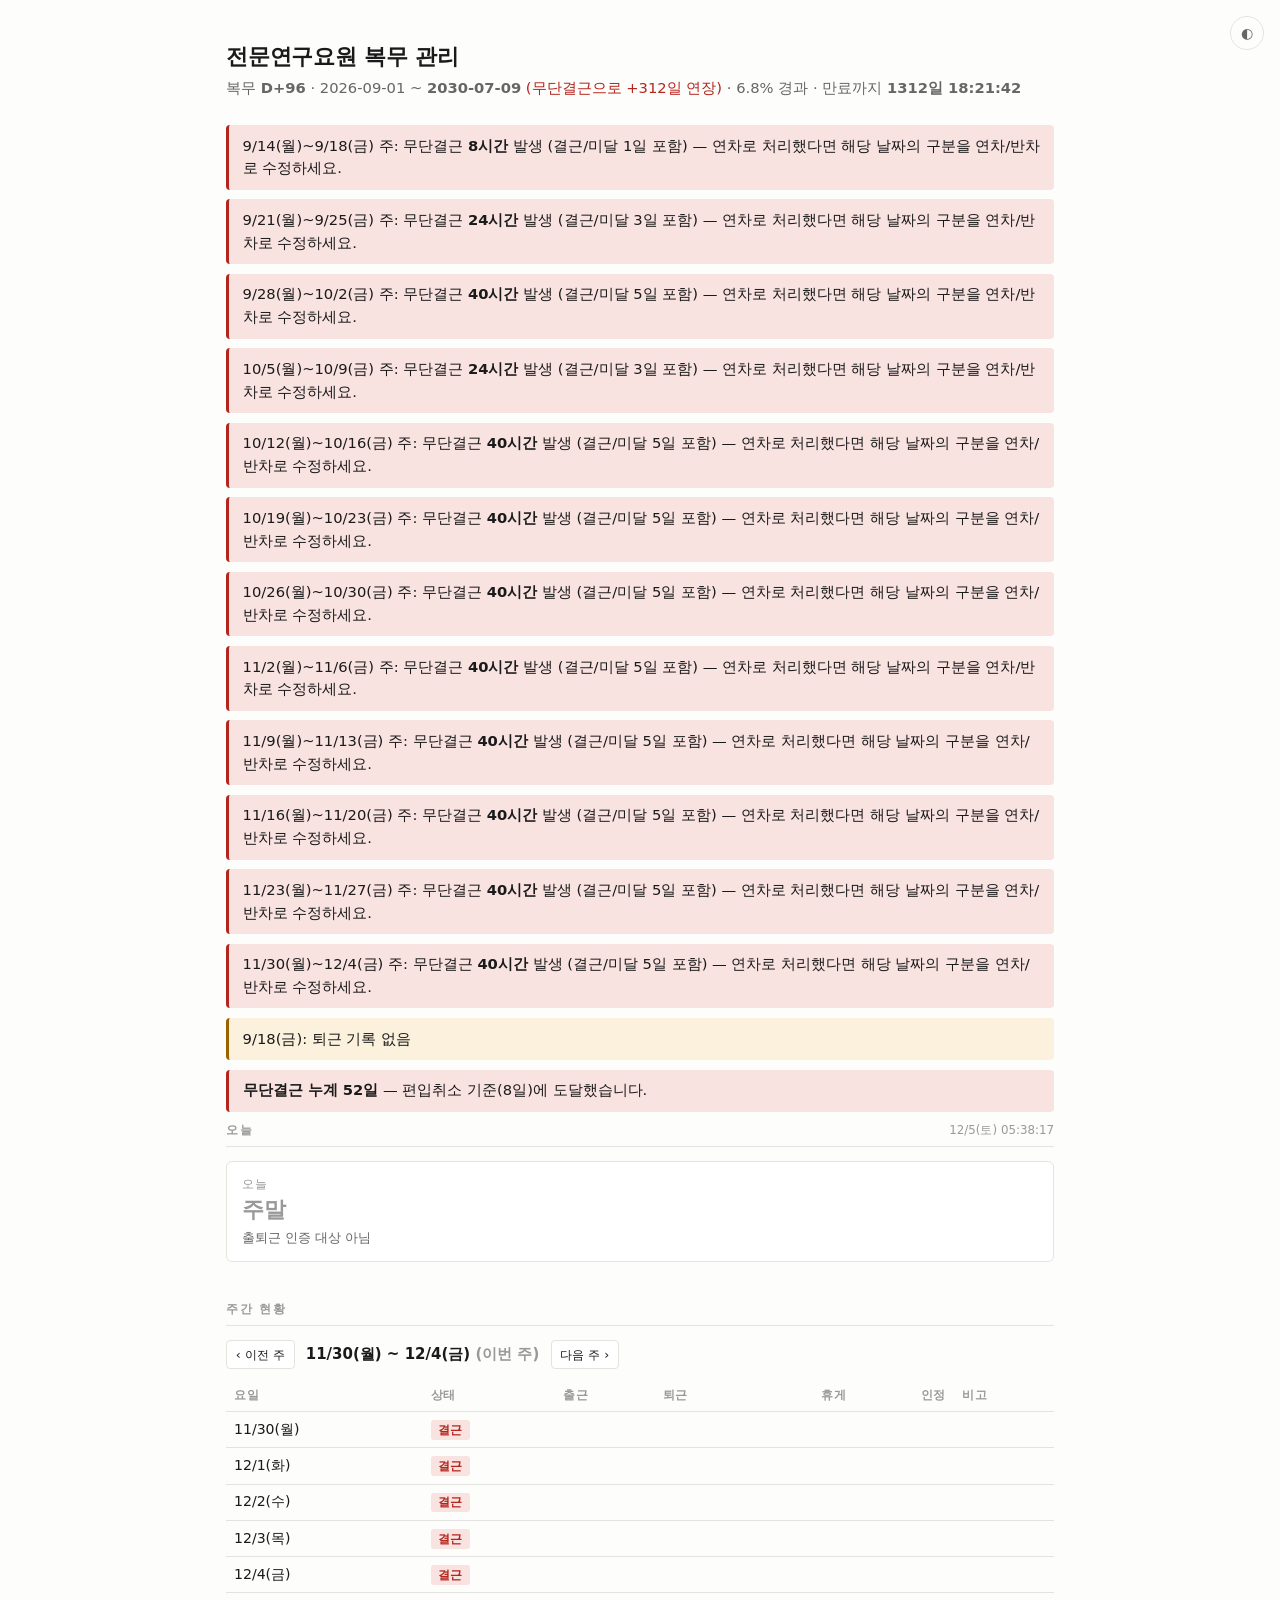
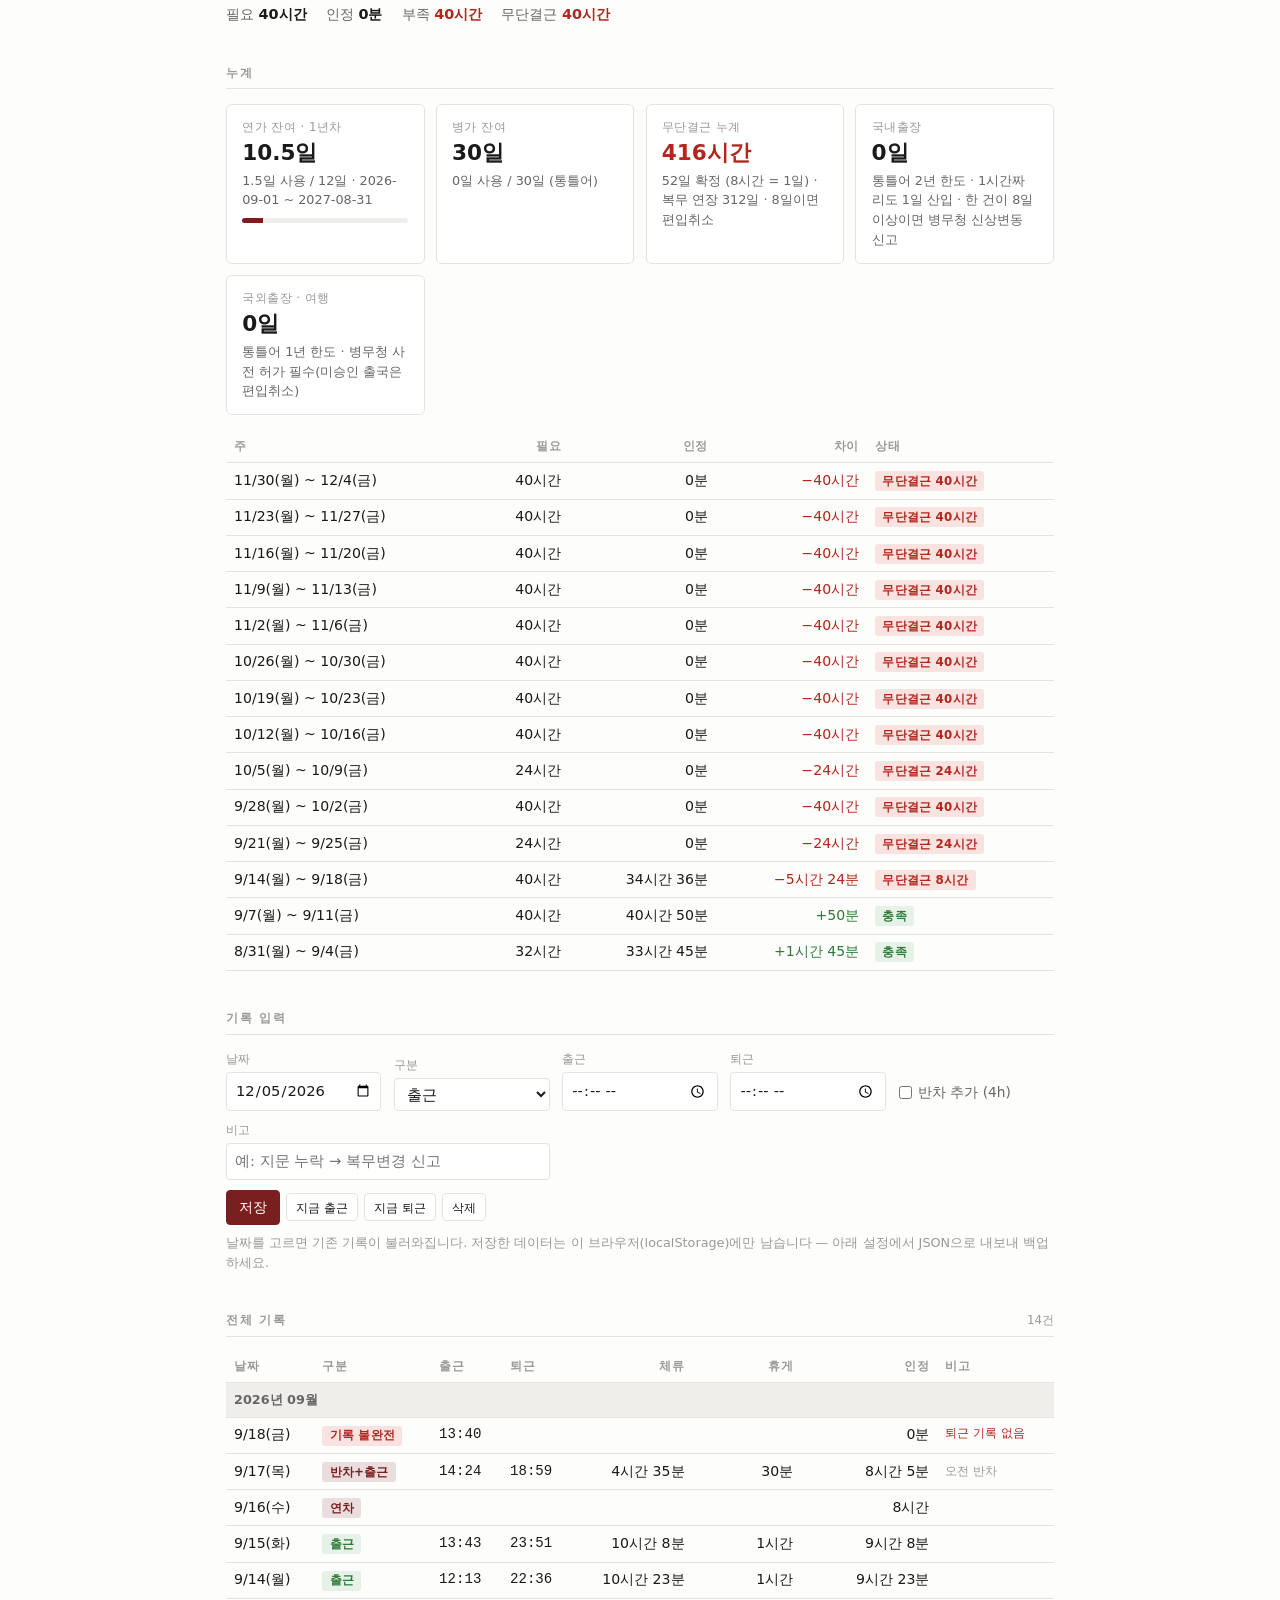
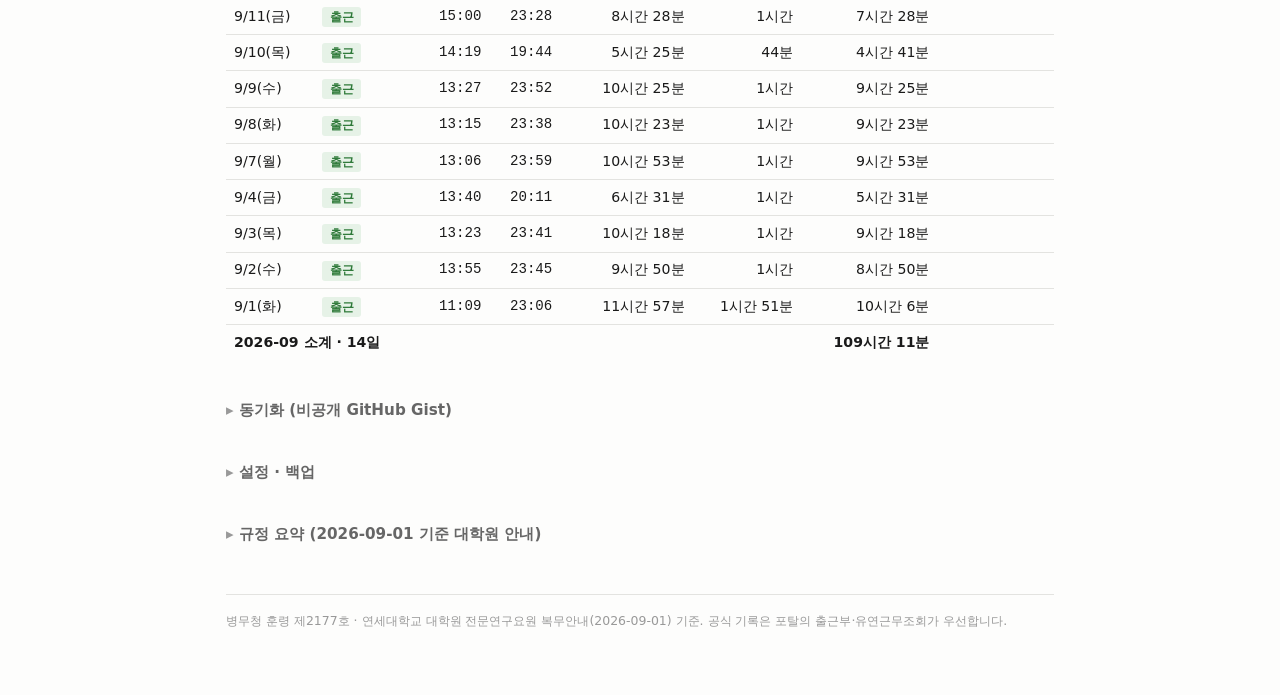
<file: mma/index.html>
<!doctype html>
<html lang="ko">
<head>
<meta charset="utf-8">
<meta name="viewport" content="width=device-width, initial-scale=1">
<meta name="robots" content="noindex, nofollow">
<meta name="color-scheme" content="light dark">
<title>복무 관리</title>
<link rel="icon" href="data:,">
<script>
  // 메인 페이지와 같은 키('theme')를 써서 다크모드 설정을 공유한다
  try {
    var t = localStorage.getItem('theme');
    if (t) document.documentElement.setAttribute('data-theme', t);
  } catch (e) {}
</script>
<style>
  /* 팔레트는 ../style.css 와 동일. 여기에 상태 색만 추가 */
  :root {
    --fg: #1a1a1a; --fg-dim: #666; --fg-faint: #999;
    --bg: #fdfdfc; --accent: #7a1f1f; --rule: #e3e3e0; --badge-bg: #f0eeea;
    --card: #ffffff;
    --ok: #2f7a3a; --ok-bg: #e6f2e7;
    --warn: #9a6200; --warn-bg: #fbf1dc;
    --bad: #b3261e; --bad-bg: #f9e3e1;
    --font-sans: "Pretendard", "Pretendard Variable", "Apple SD Gothic Neo", system-ui, -apple-system, "Segoe UI", "Noto Sans KR", sans-serif;
    --font-mono: ui-monospace, SFMono-Regular, "Cascadia Mono", Consolas, monospace;
  }
  @media (prefers-color-scheme: dark) {
    :root:not([data-theme="light"]) {
      --fg: #e8e6e3; --fg-dim: #a0a0a0; --fg-faint: #777;
      --bg: #16161a; --accent: #d98a8a; --rule: #2e2e33; --badge-bg: #2a2a30;
      --card: #1d1d22;
      --ok: #7fc48a; --ok-bg: #1e2f21;
      --warn: #e2b04a; --warn-bg: #33290f;
      --bad: #f28b82; --bad-bg: #3a1f1d;
    }
  }
  :root[data-theme="dark"] {
    --fg: #e8e6e3; --fg-dim: #a0a0a0; --fg-faint: #777;
    --bg: #16161a; --accent: #d98a8a; --rule: #2e2e33; --badge-bg: #2a2a30;
    --card: #1d1d22;
    --ok: #7fc48a; --ok-bg: #1e2f21;
    --warn: #e2b04a; --warn-bg: #33290f;
    --bad: #f28b82; --bad-bg: #3a1f1d;
  }

  *, *::before, *::after { box-sizing: border-box; }
  html { -webkit-text-size-adjust: 100%; }
  html, body { overflow-x: hidden; }
  body {
    margin: 0; background: var(--bg); color: var(--fg);
    font-family: var(--font-sans); font-size: 15px; line-height: 1.55;
    -webkit-font-smoothing: antialiased;
  }
  main { max-width: 860px; margin: 0 auto; padding: 2.5rem 1rem 4rem; }
  a { color: var(--accent); text-decoration: none; border-bottom: 1px solid color-mix(in srgb, var(--accent) 35%, transparent); }

  h1 { font-size: 1.35rem; font-weight: 700; letter-spacing: -0.01em; margin: 0 0 0.2rem; }
  h2 {
    font-size: 0.74rem; font-weight: 600; text-transform: uppercase; letter-spacing: 0.14em;
    color: var(--fg-faint); margin: 0 0 0.9rem; padding-bottom: 0.4rem; border-bottom: 1px solid var(--rule);
  }
  h2 .right { float: right; text-transform: none; letter-spacing: 0; font-weight: 400; }
  section { margin-bottom: 2.4rem; }
  .sub { margin: 0; color: var(--fg-dim); font-size: 0.92rem; }
  .muted { color: var(--fg-faint); }
  .mono { font-family: var(--font-mono); font-variant-numeric: tabular-nums; }
  .num { font-variant-numeric: tabular-nums; }

  #theme-toggle {
    position: fixed; top: 1rem; right: 1rem; z-index: 10; width: 34px; height: 34px; padding: 0;
    border: 1px solid var(--rule); border-radius: 50%; background: var(--bg); color: var(--fg-dim);
    font-size: 14px; line-height: 1; cursor: pointer;
  }
  #theme-toggle:hover { border-color: var(--accent); color: var(--accent); }

  /* ---- alerts ---- */
  .alert {
    border-left: 3px solid var(--warn); background: var(--warn-bg); color: var(--fg);
    padding: 0.6rem 0.85rem; border-radius: 4px; margin: 0 0 0.6rem; font-size: 0.92rem;
  }
  .alert.bad { border-left-color: var(--bad); background: var(--bad-bg); }
  .alert.ok { border-left-color: var(--ok); background: var(--ok-bg); }
  .alert b { font-weight: 700; }

  /* ---- cards ---- */
  .cards { display: grid; grid-template-columns: repeat(auto-fit, minmax(160px, 1fr)); gap: 0.7rem; }
  .card {
    border: 1px solid var(--rule); background: var(--card); border-radius: 6px; padding: 0.8rem 0.95rem;
    min-width: 0;
  }
  .card .k { font-size: 0.74rem; color: var(--fg-faint); letter-spacing: 0.04em; margin-bottom: 0.25rem; }
  .card .v { font-size: 1.35rem; font-weight: 700; line-height: 1.2; font-variant-numeric: tabular-nums; }
  .card .v.ok { color: var(--ok); }
  .card .v.warn { color: var(--warn); }
  .card .v.bad { color: var(--bad); }
  .card .v.big { font-size: 1.9rem; font-family: var(--font-mono); letter-spacing: -0.01em; }
  .card .d { font-size: 0.8rem; color: var(--fg-dim); margin-top: 0.3rem; }
  .card.wide { grid-column: 1 / -1; }

  .bar { height: 5px; background: var(--badge-bg); border-radius: 3px; overflow: hidden; margin-top: 0.5rem; }
  .bar i { display: block; height: 100%; background: var(--accent); }

  /* ---- today ---- */
  .today-grid { display: grid; grid-template-columns: 1fr 1fr; gap: 0.7rem; }
  @media (max-width: 640px) { .today-grid { grid-template-columns: 1fr; } }
  .targets { list-style: none; margin: 0.4rem 0 0; padding: 0; font-size: 0.9rem; }
  .targets li { display: flex; justify-content: space-between; gap: 1rem; padding: 0.25rem 0; border-top: 1px dashed var(--rule); }
  .targets li:first-child { border-top: 0; }
  .targets .t { color: var(--fg-dim); }
  .targets .r { font-weight: 600; font-variant-numeric: tabular-nums; text-align: right; }

  /* ---- buttons & form ---- */
  button, .btn {
    font: inherit; font-size: 0.86rem; padding: 0.38rem 0.75rem; border-radius: 4px; cursor: pointer;
    border: 1px solid var(--rule); background: var(--card); color: var(--fg);
  }
  button:hover { border-color: var(--accent); color: var(--accent); }
  button.primary { background: var(--accent); border-color: var(--accent); color: #fff; }
  button.primary:hover { filter: brightness(1.1); color: #fff; }
  button.danger:hover { border-color: var(--bad); color: var(--bad); }
  button.small { font-size: 0.78rem; padding: 0.22rem 0.55rem; }
  .btnrow { display: flex; flex-wrap: wrap; gap: 0.4rem; align-items: center; }

  form.entry { display: grid; grid-template-columns: repeat(auto-fit, minmax(140px, 1fr)); gap: 0.6rem 0.8rem; align-items: end; }
  form.entry label { display: flex; flex-direction: column; gap: 0.2rem; font-size: 0.78rem; color: var(--fg-faint); }
  form.entry input, form.entry select, .settings input, .settings textarea {
    font: inherit; font-size: 0.92rem; padding: 0.38rem 0.5rem; border: 1px solid var(--rule); border-radius: 4px;
    background: var(--card); color: var(--fg); min-width: 0; width: 100%;
  }
  form.entry label.check { flex-direction: row; align-items: center; gap: 0.4rem; font-size: 0.86rem; color: var(--fg-dim); padding-bottom: 0.45rem; }
  form.entry label.check input { width: auto; margin: 0; accent-color: var(--accent); }
  form.entry label.check:has(input:disabled) { opacity: 0.45; }
  form.entry input:focus, .settings input:focus, .settings textarea:focus { outline: none; border-color: var(--accent); }
  form.entry .actions { grid-column: 1 / -1; display: flex; flex-wrap: wrap; gap: 0.4rem; align-items: center; }
  form.entry .preview { font-size: 0.86rem; color: var(--fg-dim); margin-left: auto; }

  /* ---- tables ---- */
  .tbl-wrap { overflow-x: auto; }
  table { border-collapse: collapse; width: 100%; font-size: 0.88rem; }
  th, td { padding: 0.42rem 0.5rem; text-align: left; border-bottom: 1px solid var(--rule); white-space: nowrap; vertical-align: top; }
  th { font-size: 0.72rem; font-weight: 600; color: var(--fg-faint); letter-spacing: 0.06em; text-transform: uppercase; }
  td.num, th.num { text-align: right; font-variant-numeric: tabular-nums; }
  tr.clickable { cursor: pointer; }
  tr.clickable:hover td { background: var(--badge-bg); }
  tr.total td { font-weight: 600; border-bottom: 0; }
  tr.month td { background: var(--badge-bg); font-weight: 600; font-size: 0.8rem; color: var(--fg-dim); }
  td .flag { display: block; white-space: normal; font-size: 0.76rem; color: var(--bad); }
  td .note { display: block; white-space: normal; font-size: 0.78rem; color: var(--fg-faint); }

  .chip {
    display: inline-block; padding: 0.05rem 0.45rem; border-radius: 3px; font-size: 0.74rem; font-weight: 600;
    background: var(--badge-bg); color: var(--fg-dim); letter-spacing: 0.02em; white-space: nowrap;
  }
  .chip.st-work, .chip.st-trip, .chip.st-tripIntl, .chip.st-official { background: var(--ok-bg); color: var(--ok); }
  .chip.st-half, .chip.st-leave, .chip.st-sick { background: color-mix(in srgb, var(--accent) 14%, transparent); color: var(--accent); }
  .chip.st-holiday, .chip.st-future, .chip.st-before, .chip.st-today { background: var(--badge-bg); color: var(--fg-faint); }
  .chip.st-working { background: var(--warn-bg); color: var(--warn); }
  .chip.st-absent, .chip.st-short, .chip.st-incomplete, .chip.st-error { background: var(--bad-bg); color: var(--bad); }

  .weeknav { display: flex; gap: 0.4rem; align-items: center; margin-bottom: 0.7rem; flex-wrap: wrap; }
  .weeknav .range { font-weight: 600; margin: 0 0.3rem; }
  .weeksum { display: flex; flex-wrap: wrap; gap: 0.4rem 1.2rem; font-size: 0.9rem; margin: 0.6rem 0 0; color: var(--fg-dim); }
  .weeksum b { color: var(--fg); font-variant-numeric: tabular-nums; }
  .weeksum .bad { color: var(--bad); }
  .weeksum .ok { color: var(--ok); }

  /* ---- settings / rules ---- */
  details > summary { cursor: pointer; font-weight: 600; font-size: 0.95rem; color: var(--fg-dim); list-style: none; }
  details > summary::-webkit-details-marker { display: none; }
  details > summary::before { content: "▸ "; color: var(--fg-faint); }
  details[open] > summary::before { content: "▾ "; }
  .settings { display: grid; grid-template-columns: repeat(auto-fit, minmax(180px, 1fr)); gap: 0.6rem 0.8rem; margin-top: 0.8rem; }
  .settings label { display: flex; flex-direction: column; gap: 0.2rem; font-size: 0.78rem; color: var(--fg-faint); }
  .settings .full { grid-column: 1 / -1; }
  .settings textarea { font-family: var(--font-mono); font-size: 0.82rem; min-height: 9rem; resize: vertical; }
  .rules { margin: 0.8rem 0 0; padding-left: 1.2rem; font-size: 0.9rem; }
  .rules li { margin-bottom: 0.45rem; }
  .rules li b { font-weight: 600; }
  .rules ul { margin: 0.25rem 0 0; padding-left: 1.1rem; color: var(--fg-dim); }
  .hint { font-size: 0.8rem; color: var(--fg-faint); margin: 0.5rem 0 0; }
  .settings select { font: inherit; font-size: 0.92rem; padding: 0.38rem 0.5rem; border: 1px solid var(--rule); border-radius: 4px; background: var(--card); color: var(--fg); width: 100%; }
  #sync-badge { font-size: 0.78rem; color: var(--fg-faint); }
  #sync-badge.ok { color: var(--ok); }
  #sync-badge.bad { color: var(--bad); }
  #sync-badge.busy { color: var(--warn); }
  #sync-status { flex: 1 1 100%; margin: 0.3rem 0 0; }
  footer { margin-top: 3rem; padding-top: 1rem; border-top: 1px solid var(--rule); font-size: 0.78rem; color: var(--fg-faint); }
  footer p { margin: 0; }

  @media (max-width: 600px) {
    main { padding: 2rem 1rem 3rem; }
    .card .v { font-size: 1.2rem; }
  }
</style>
</head>
<body>
<button id="theme-toggle" type="button" aria-label="다크모드 전환" title="다크모드 전환">◐</button>
<main>

  <header style="margin-bottom:1.6rem">
    <h1>전문연구요원 복무 관리</h1>
    <p class="sub" id="service-line"></p>
    <p class="sub"><span id="sync-badge"></span></p>
  </header>

  <div id="alerts"></div>

  <section>
    <h2>오늘 <span class="right muted" id="today-label"></span></h2>
    <div id="today"></div>
  </section>

  <section>
    <h2>주간 현황</h2>
    <div id="week"></div>
  </section>

  <section>
    <h2>누계</h2>
    <div id="totals"></div>
  </section>

  <section>
    <h2>기록 입력</h2>
    <form class="entry" id="entry" autocomplete="off">
      <label>날짜 <input type="date" id="f-date" required></label>
      <label>구분
        <select id="f-type">
          <option value="work">출근</option>
          <option value="leave">연차 (1일)</option>
          <option value="sick">병가</option>
          <option value="official">공가 · 경조휴가</option>
          <option value="trip">국내출장 · 파견</option>
          <option value="tripIntl">국외출장 · 파견</option>
        </select>
      </label>
      <label>출근 <input type="time" id="f-in"></label>
      <label>퇴근 <input type="time" id="f-out"></label>
      <label class="check"><input type="checkbox" id="f-half"> 반차 추가 (4h)</label>
      <label style="grid-column: span 2">비고 <input type="text" id="f-note" placeholder="예: 지문 누락 → 복무변경 신고"></label>
      <div class="actions">
        <button type="submit" class="primary">저장</button>
        <button type="button" id="f-now-in" class="small">지금 출근</button>
        <button type="button" id="f-now-out" class="small">지금 퇴근</button>
        <button type="button" id="f-del" class="small danger">삭제</button>
        <span class="preview" id="f-preview"></span>
      </div>
    </form>
    <p class="hint">날짜를 고르면 기존 기록이 불러와집니다. 저장한 데이터는 이 브라우저(localStorage)에만 남습니다 — 아래 설정에서 JSON으로 내보내 백업하세요.</p>
  </section>

  <section>
    <h2>전체 기록 <span class="right muted" id="records-count"></span></h2>
    <div id="records" class="tbl-wrap"></div>
  </section>

  <section>
    <details id="sync-details">
      <summary>동기화 (비공개 GitHub Gist)</summary>
      <div class="settings">
        <label class="full">GitHub 토큰 — gist 권한만
          <input type="password" id="s-token" placeholder="ghp_... 또는 github_pat_..." autocomplete="off" spellcheck="false">
          <span class="hint">github.com/settings/tokens → Generate new token (classic) → <b>gist 체크 하나만</b> → 생성 후 붙여넣기.
          토큰은 이 브라우저에만 저장되며 JSON 내보내기에 포함되지 않습니다. 기기를 잃어버리면 GitHub에서 토큰을 폐기하세요.</span>
        </label>
        <label class="full">Gist ID
          <input type="text" id="s-gist" placeholder="처음이면 비워두고 '새 Gist 만들기'" autocomplete="off" spellcheck="false">
          <span class="hint">다른 기기에서는 여기에 같은 ID를 넣고 토큰만 새로 붙이면 같은 기록을 씁니다.</span>
        </label>
        <div class="full btnrow">
          <button type="button" id="s-sync-create" class="primary">새 Gist 만들기</button>
          <button type="button" id="s-sync-save">토큰·ID 저장</button>
          <button type="button" id="s-sync-now">지금 동기화</button>
          <span style="flex:1"></span>
          <button type="button" id="s-sync-off" class="danger">연결 해제</button>
          <p class="hint" id="sync-status"></p>
        </div>
      </div>
    </details>
  </section>

  <section>
    <details id="settings-details">
      <summary>설정 · 백업</summary>
      <div class="settings">
        <label>복무 시작일 <input type="date" id="s-start"></label>
        <label>의무복무 기간(년) <input type="number" id="s-years" min="1" max="5"></label>
        <label>연가 일수 (1/2/3년차) <input type="text" id="s-leave" placeholder="12,15,15"></label>
        <label>병가 한도(일, 통틀어) <input type="number" id="s-sick" min="0"></label>
        <label class="full">공휴일 (한 줄에 하나: YYYY-MM-DD 이름) — 평일만 계산에 반영
          <textarea id="s-holidays" spellcheck="false"></textarea>
        </label>
        <div class="full btnrow">
          <button type="button" id="s-save" class="primary">설정 저장</button>
          <span style="flex:1"></span>
          <button type="button" id="s-export">JSON 내보내기</button>
          <button type="button" id="s-import">JSON 가져오기</button>
          <input type="file" id="s-file" accept="application/json,.json" style="display:none">
          <button type="button" id="s-clear" class="danger">전체 삭제</button>
        </div>
      </div>
    </details>
  </section>

  <section>
    <details>
      <summary>규정 요약 (2026-09-01 기준 대학원 안내)</summary>
      <ol class="rules">
        <li><b>주 5일, 주 40시간.</b> 월~금 매일 출·퇴근 인증(지문). 공휴일·휴가일이 있는 주는 <b>근무일 × 8시간</b>만 채우면 됨.</li>
        <li><b>하루 최소 4시간 ~ 최대 12시간</b>(휴게 제외). 출퇴근 가능 시간 06:00~23:59, 반드시 당일 안에서. 자정 넘긴 퇴근은 근무변경 신청 필요.</li>
        <li><b>휴게 자동 차감.</b> 중식 11~13시, 석식 18~20시 구간에서는 각각 <b>1시간까지만</b> 근무로 인정(그 이상 머문 시간은 휴게). 식사 시간대와 무관하게 하루 휴게는 <b>최소 30분</b>(식사 차감이 30분 미만인 날에도 적용 — 9/17 포탈 기록으로 확인).
          <ul><li>예: 13:40 출근 → 20:00 이후 퇴근이면 석식 1시간이 빠짐. 18:59 퇴근이면 석식 차감은 없지만 최소 30분이 빠짐.</li></ul></li>
        <li><b>주간 시간이 부족하면</b> 그 주 <b>금요일 15시까지</b>(유연근무 매뉴얼은 17시로 표기 — 15시로 맞추는 게 안전) 부족분 이상으로 <b>반차(4h)</b>를 신청. 기한 내 미신청 시 부족 시간만큼 무단결근.</li>
        <li><b>무단결근.</b> 평일에 근무하지 않거나 최소 4시간 미달(반차를 더한 날은 제외) → 그날 1일. 시간 부족분은 분 단위로 누적, 8시간 = 1일. 1일당 <b>6일 복무 연장</b>(당일 + 5배). 통틀어 <b>8일이면 편입취소·형사처벌</b>.</li>
        <li><b>신청 기한.</b> 연차·병가: 시작일 당일 15시까지 포탈 신청. 공가·경조·7일 이하 국내출장: 하루 전 15시. 8일 이상 국내출장·3개월 미만 국외: 14일 전. 3개월 이상: 30일 전. 지도교수 복무상황부 서명도 별도.</li>
        <li><b>연가.</b> 1년차 12일(2026-09 ~ 2027-08), 2년차 15일. 미사용분 소멸. 반차는 4시간. 출근일에 반차를 더하는 경우 실근무가 4시간 미만이어도 됨(2026-11 복무 담당자 확인). 연가를 다 쓰고 8시간 초과 시 연장복무 1일로 14일 내 병무청 보고.</li>
        <li><b>병가.</b> 의무기간 통틀어 30일, 일 단위만. 진료확인서·처방전 등 증빙 필수(영수증 불가), 동일 사유 7일 이상은 진단서. 사전 허가 없으면 무단결근.</li>
        <li><b>출퇴근 인증 누락</b> → 기본은 연가에서 차감. 건물 상주 증빙(CCTV·방범 기록 제외)으로 복무변경 신고서를 내면 인정 가능.</li>
        <li><b>출장.</b> 국내 통틀어 2년(1시간짜리도 1일 산입), 8일 이상은 병무청 신상변동 보고. 국외는 통틀어 1년, 반드시 병무청 사전 허가(미승인 출국 = 편입취소).</li>
        <li><b>매월.</b> 전월 전자출퇴근 기록 + 유연근무조회 출력 → 학과 담당자·지도교수 서명 → 학과 출근부 파일. 복무상황부는 기록이 없어도 월 단위 결재(학과 담당자 → 지도교수 → 주임교수).</li>
        <li><b>금지.</b> 지정 연구실 외 근무(세미나실·강의실 불가), 전공 외 겸직, 근무시간 중 영리활동, 수업 수강(청강 포함). 휴학·과정변경·미등록 = 편입취소.</li>
        <li>문의: 대학원 02-2123-3229 · mma_ysgrad@yonsei.ac.kr</li>
      </ol>
    </details>
  </section>

  <footer><p>병무청 훈령 제2177호 · 연세대학교 대학원 전문연구요원 복무안내(2026-09-01) 기준. 공식 기록은 포탈의 출근부·유연근무조회가 우선합니다.</p></footer>
</main>

<script>
(function () {
  'use strict';

  // ---------- 상수 ----------
  const KEY = 'mma-duty-v1';
  const DAY = 480, HALF = 240, MIN_DAY = 240, MAX_DAY = 720;
  const LUNCH = [11 * 60, 13 * 60], DINNER = [18 * 60, 20 * 60], MIN_BREAK = 30;
  const DOW = ['일', '월', '화', '수', '목', '금', '토'];
  const TYPES = {
    work:     { label: '출근',        needsTime: true },
    half:     { label: '반차+출근',    needsTime: true, credit: HALF, leave: HALF },
    leave:    { label: '연차',        credit: DAY, leave: DAY },
    sick:     { label: '병가',        credit: DAY, sick: 1 },
    official: { label: '공가·경조',    credit: DAY },
    trip:     { label: '국내출장',     credit: DAY, trip: 'dom' },
    tripIntl: { label: '국외출장',     credit: DAY, trip: 'intl' },
  };
  const STATUS_LABEL = {
    work: '출근', half: '반차+출근', leave: '연차', sick: '병가', official: '공가·경조',
    trip: '국내출장', tripIntl: '국외출장',
    holiday: '공휴일', before: '복무 전', future: '예정', today: '미입력', working: '근무 중',
    absent: '결근', short: '4h 미달', incomplete: '기록 불완전', error: '오류',
  };
  // 2026년은 정부 확정(추석 9/26 토요일은 대체공휴일 없음, 개천절 대체 10/5).
  // 2027년은 관공서의 공휴일에 관한 규정으로 계산한 값 — 연말에 확정 공고와 대조할 것.
  const DEFAULT_HOLIDAYS = {
    '2026-09-24': '추석 연휴', '2026-09-25': '추석', '2026-10-05': '대체공휴일(개천절)',
    '2026-10-09': '한글날', '2026-12-25': '성탄절',
    '2027-01-01': '신정', '2027-02-05': '설 연휴', '2027-02-08': '대체공휴일(설)',
    '2027-03-01': '삼일절', '2027-05-05': '어린이날', '2027-05-13': '부처님오신날',
    '2027-08-16': '대체공휴일(광복절)', '2027-09-14': '추석 연휴', '2027-09-15': '추석',
    '2027-09-16': '추석 연휴', '2027-10-04': '대체공휴일(개천절)', '2027-10-11': '대체공휴일(한글날)',
    '2027-12-27': '대체공휴일(성탄절)',
  };
  const DEFAULT_SETTINGS = { startDate: '2026-09-01', years: 3, leaveDays: [12, 15, 15], sickDays: 30, holidays: DEFAULT_HOLIDAYS };
  // 첫 방문(저장된 데이터 없음)에만 쓰는 초기 기록 — 포탈 개인별출근부/유연근무조회(2026-09) 기준.
  // 한 번 불러온 뒤에는 localStorage 가 우선이므로 여기를 고쳐도 기존 브라우저에는 반영되지 않는다.
  const SEED_RECORDS = {
    '2026-09-01': { type: 'work', in: '11:09', out: '23:06' },
    '2026-09-02': { type: 'work', in: '13:55', out: '23:45' },
    '2026-09-03': { type: 'work', in: '13:23', out: '23:41' },
    '2026-09-04': { type: 'work', in: '13:40', out: '20:11' },
    '2026-09-07': { type: 'work', in: '13:06', out: '23:59' },
    '2026-09-08': { type: 'work', in: '13:15', out: '23:38' },
    '2026-09-09': { type: 'work', in: '13:27', out: '23:52' },
    '2026-09-10': { type: 'work', in: '14:19', out: '19:44' },
    '2026-09-11': { type: 'work', in: '15:00', out: '23:28' },
    '2026-09-14': { type: 'work', in: '12:13', out: '22:36' },
    '2026-09-15': { type: 'work', in: '13:43', out: '23:51' },
    '2026-09-16': { type: 'leave' },
    '2026-09-17': { type: 'half', in: '14:24', out: '18:59', note: '오전 반차' },
    '2026-09-18': { type: 'work', in: '13:40' },
  };

  // ---------- 날짜/시간 유틸 ----------
  const pad = n => String(n).padStart(2, '0');
  const ymd = d => d.getFullYear() + '-' + pad(d.getMonth() + 1) + '-' + pad(d.getDate());
  const parseYmd = s => { const [y, m, d] = s.split('-').map(Number); return new Date(y, m - 1, d); };
  const addDays = (s, n) => { const d = parseYmd(s); d.setDate(d.getDate() + n); return ymd(d); };
  const addYears = (s, n) => { const d = parseYmd(s); d.setFullYear(d.getFullYear() + n); return ymd(d); };
  const dow = s => parseYmd(s).getDay();
  const mondayOf = s => { const w = dow(s); return addDays(s, w === 0 ? -6 : 1 - w); };
  const daysBetween = (a, b) => Math.round((parseYmd(b) - parseYmd(a)) / 86400000);
  const toMin = t => { if (!t) return null; const [h, m] = t.split(':').map(Number); return h * 60 + m; };
  const fmtHM = m => pad(Math.floor(m / 60)) + ':' + pad(m % 60);
  const fmtDur = m => {
    const sign = m < 0 ? '−' : ''; m = Math.abs(Math.round(m));
    const h = Math.floor(m / 60), mm = m % 60;
    if (h === 0) return sign + mm + '분';
    return sign + h + '시간' + (mm ? ' ' + mm + '분' : '');
  };
  const fmtDays = m => { const d = m / DAY; return (Number.isInteger(d) ? d : parseFloat(d.toFixed(2))) + '일'; };
  const fmtDate = s => { const d = parseYmd(s); return (d.getMonth() + 1) + '/' + d.getDate() + '(' + DOW[d.getDay()] + ')'; };
  const todayStr = () => ymd(new Date());
  const nowMin = () => { const d = new Date(); return d.getHours() * 60 + d.getMinutes(); };
  const nowMinF = () => { const d = new Date(); return d.getHours() * 60 + d.getMinutes() + d.getSeconds() / 60; }; // 초 포함(분 단위 실수)
  const fmtDurS = min => { // 실시간 표시용 h:mm:ss
    const sign = min < 0 ? '−' : ''; let sec = Math.floor(Math.abs(min) * 60 + 1e-6);
    const h = Math.floor(sec / 3600); sec -= h * 3600; const m = Math.floor(sec / 60); sec -= m * 60;
    return sign + h + ':' + pad(m) + ':' + pad(sec);
  };
  const fmtClock = () => { const d = new Date(); return pad(d.getHours()) + ':' + pad(d.getMinutes()) + ':' + pad(d.getSeconds()); };
  const esc = s => String(s == null ? '' : s).replace(/[&<>"]/g, c => ({ '&': '&amp;', '<': '&lt;', '>': '&gt;', '"': '&quot;' }[c]));

  // ---------- 저장소 ----------
  let state = load();
  function load() {
    let saved = null;
    try { saved = JSON.parse(localStorage.getItem(KEY) || 'null'); } catch (e) {}
    const s = Object.assign({}, DEFAULT_SETTINGS, saved && saved.settings || {});
    if (!Array.isArray(s.leaveDays) || s.leaveDays.length < 1) s.leaveDays = DEFAULT_SETTINGS.leaveDays.slice();
    if (!s.holidays || typeof s.holidays !== 'object') s.holidays = Object.assign({}, DEFAULT_HOLIDAYS);
    const hasSaved = saved && saved.records && Object.keys(saved.records).length > 0;
    let records;
    if (hasSaved) {
      records = saved.records;
      // 동기화 기능 이전에 입력한 기록에는 수정 시각이 없다 — 병합에서 초기 데이터에 지지 않도록 최소값을 채운다
      for (const r of Object.values(records)) if (r && !r.m) r.m = 1;
    } else {
      records = JSON.parse(JSON.stringify(SEED_RECORDS));
      for (const r of Object.values(records)) r.seed = true;
    }
    return { settings: s, records };
  }
  function saveLocal() {
    try { localStorage.setItem(KEY, JSON.stringify(state)); } catch (e) { alert('저장 실패: ' + e.message); }
  }
  // 사용자가 고친 뒤에 부르는 저장 — 로컬에 쓰고 동기화도 예약한다
  function save() { saveLocal(); scheduleSync(); }

  // 삭제는 tombstone({deleted:true, m})으로 남겨 다른 기기까지 전파시킨다
  const isRec = r => !!(r && !r.deleted);
  const getRec = d => { const r = state.records[d]; return isRec(r) ? r : null; };
  const recDates = () => Object.keys(state.records).filter(d => isRec(state.records[d]));

  // ---------- 규정 계산 ----------
  const overlap = (a, b, c, d) => Math.max(0, Math.min(b, d) - Math.max(a, c));
  // 유연근무조회의 휴게시간 산식: 식사 시간대(2h)에 머문 시간 중 1h 초과분을 휴게로 보고, 합이 30분 미만이면 30분.
  // 9/1 (11:09~23:06) → 중식 111분 중 51분 + 석식 60분 = 1시간 51분 으로 포탈 기록과 일치.
  // 최소 30분 규칙은 식사 차감이 30분 미만이어도 항상 적용됨 — 9/17 (14:24~18:59, 석식대 59분 체류) 포탈 기록: 휴게 30분, 근무 4시간4분.
  function calcWork(i, o) {
    const span = Math.max(0, o - i);
    const lunch = Math.max(0, overlap(i, o, LUNCH[0], LUNCH[1]) - 60);
    const dinner = Math.max(0, overlap(i, o, DINNER[0], DINNER[1]) - 60);
    const brk = Math.max(MIN_BREAK, lunch + dinner);
    return { span, lunch, dinner, brk, work: Math.max(0, span - brk) };
  }
  // 목표 근무시간을 채우는 가장 이른 퇴근 시각 (없으면 null)
  function outTimeFor(inMin, need) {
    if (need > MAX_DAY) return null;
    for (let m = inMin + 1; m <= 23 * 60 + 59; m++) if (calcWork(inMin, m).work >= need) return m;
    return null;
  }

  // 출근 시각이 주어졌을 때 인정 시간이 늘지 않는 구간들 [{from,to,label}] — 최소 휴게 30분, 식사 시간대 초과분
  function pauseIntervals(inMin) {
    const out = [];
    let cur = null, prev = calcWork(inMin, inMin).work;
    for (let m = inMin; m < 23 * 60 + 59; m++) {
      const w = calcWork(inMin, m + 1).work;
      if (w >= MAX_DAY) break;
      const paused = w === prev;
      if (paused && !cur) cur = { from: m };
      if (!paused && cur) { cur.to = m; out.push(cur); cur = null; }
      prev = w;
    }
    if (cur) { cur.to = 23 * 60 + 59; out.push(cur); }
    for (const iv of out) {
      iv.label = iv.from < inMin + MIN_BREAK ? '최소 휴게' : iv.from >= LUNCH[0] && iv.from < LUNCH[1] ? '중식' : iv.from >= DINNER[0] && iv.from < DINNER[1] ? '석식' : '휴게';
    }
    return out;
  }

  function analyzeDay(date, ctx) {
    const rec = getRec(date);
    const holiday = state.settings.holidays[date];
    const d = { date, rec, holiday, status: '', credit: 0, calc: null, flags: [], counted: false, absent: false };
    if (date < state.settings.startDate) { d.status = 'before'; return d; }
    if (ctx.endDate && date > ctx.endDate) { d.status = 'before'; return d; }
    if (holiday) { d.status = 'holiday'; return d; }
    d.counted = true;
    if (!rec) {
      d.status = date < ctx.today ? 'absent' : date === ctx.today ? 'today' : 'future';
      d.absent = d.status === 'absent';
      return d;
    }
    const t = TYPES[rec.type] || TYPES.work;
    if (!t.needsTime) { d.status = rec.type; d.credit = t.credit; return d; }
    const i = toMin(rec.in), o = toMin(rec.out);
    if (i != null && o != null) {
      if (o <= i) { d.status = 'error'; d.flags.push('퇴근이 출근보다 빠름'); d.absent = date < ctx.today; return d; }
      const c = calcWork(i, o); d.calc = c;
      if (i < 6 * 60) d.flags.push('06:00 이전 출근 — 인정 범위 밖');
      let work = c.work;
      if (work > MAX_DAY) { d.flags.push('일 최대 12시간 초과 — 12시간만 인정'); work = MAX_DAY; }
      if (work < MIN_DAY && rec.type !== 'half') {
        d.status = 'short'; d.absent = true;
        d.flags.push('최소 4시간 미달 (' + fmtDur(c.work) + ') — 근무일 불인정, 1일 무단결근 또는 연차 1일 필요');
        return d;
      }
      d.status = rec.type === 'half' ? 'half' : 'work';
      d.credit = work + (t.credit || 0);
      return d;
    }
    if (i != null && o == null) {
      if (date === ctx.today) { d.status = 'working'; return d; }
      d.status = 'incomplete'; d.flags.push('퇴근 기록 없음'); d.absent = date < ctx.today; return d;
    }
    d.status = 'incomplete'; d.flags.push('출근 기록 없음'); d.absent = date < ctx.today; return d;
  }

  function analyzeWeek(monday, ctx) {
    const days = [];
    let required = 0, credited = 0, absentDays = 0, openDays = 0;
    for (let k = 0; k < 5; k++) {
      const d = analyzeDay(addDays(monday, k), ctx);
      days.push(d);
      if (!d.counted) continue;
      required += DAY; credited += d.credit;
      if (d.absent) absentDays++;
      if (d.status === 'today' || d.status === 'working' || d.status === 'future') openDays++;
    }
    const friday = addDays(monday, 4);
    const finalized = friday < ctx.today;
    let unauthorized = 0;
    if (finalized) unauthorized = DAY * absentDays + Math.max(0, required - DAY * absentDays - credited);
    return { monday, friday, days, required, credited, remaining: required - credited, absentDays, openDays, finalized, unauthorized };
  }

  // 주말을 사이에 두고 이어지는 출장을 한 건으로 묶는다 (일수는 매뉴얼대로 평일만 센다)
  function tripRuns() {
    const dates = recDates().filter(d => { const t = state.records[d].type; return t === 'trip' || t === 'tripIntl'; }).sort();
    const runs = [];
    for (const d of dates) {
      const last = runs[runs.length - 1];
      // 금→월처럼 주말만 끼어 있으면 같은 출장으로 본다
      if (last && daysBetween(last.to, d) <= 3) { last.to = d; }
      else runs.push({ from: d, to: d });
    }
    for (const r of runs) {
      let n = 0;
      for (let d = r.from; d <= r.to; d = addDays(d, 1)) { const w = dow(d); if (w !== 0 && w !== 6) n++; }
      r.days = n;
      r.intl = state.records[r.from].type === 'tripIntl';
    }
    return runs;
  }

  function analyzeAll() {
    const s = state.settings, today = todayStr();
    const ctx = { today, endDate: null };
    const weeks = [];
    const firstMon = mondayOf(s.startDate), lastMon = mondayOf(today);
    for (let m = firstMon; m <= lastMon; m = addDays(m, 7)) weeks.push(analyzeWeek(m, ctx));
    const unauthorizedMin = weeks.reduce((a, w) => a + w.unauthorized, 0);
    const unauthorizedDays = Math.floor(unauthorizedMin / DAY);
    const extensionDays = unauthorizedDays * 6;
    const baseEnd = addDays(addYears(s.startDate, s.years), -1);
    const endDate = addDays(baseEnd, extensionDays);

    // 연가: 복무 연차별
    const yearIdx = Math.max(0, Math.min(s.years - 1, Math.floor(daysBetween(s.startDate, today) / 365.25)));
    const years = [];
    for (let k = 0; k < s.years; k++) {
      const from = addYears(s.startDate, k), to = addDays(addYears(s.startDate, k + 1), -1);
      const quota = (s.leaveDays[k] != null ? s.leaveDays[k] : s.leaveDays[s.leaveDays.length - 1]) * DAY;
      let used = 0;
      for (const [date, r] of Object.entries(state.records)) {
        if (!isRec(r) || date < from || date > to) continue;
        const t = TYPES[r.type]; if (t && t.leave) used += t.leave;
      }
      years.push({ k, from, to, quota, used });
    }
    let sickUsed = 0, tripDom = 0, tripIntl = 0;
    for (const [date, r] of Object.entries(state.records)) {
      if (!isRec(r) || date < s.startDate) continue;
      if (r.type === 'sick') sickUsed++;
      if (r.type === 'trip') tripDom++;
      if (r.type === 'tripIntl') tripIntl++;
    }
    return {
      today, weeks, current: weeks[weeks.length - 1],
      unauthorizedMin, unauthorizedDays, extensionDays, baseEnd, endDate,
      dayN: daysBetween(s.startDate, today) + 1, totalDays: daysBetween(s.startDate, endDate) + 1,
      yearIdx, years, sickUsed, tripDom, tripIntl, tripRuns: tripRuns(),
    };
  }

  // ---------- 렌더 ----------
  let viewMonday = mondayOf(todayStr());

  function chip(status) { return '<span class="chip st-' + status + '">' + (STATUS_LABEL[status] || status) + '</span>'; }

  function render() {
    const A = analyzeAll();
    renderHeader(A); renderAlerts(A); renderToday(A); renderWeek(A); renderTotals(A); renderRecords(A);
  }

  function renderHeader(A) {
    const s = state.settings;
    const pct = Math.max(0, Math.min(100, A.dayN / A.totalDays * 100));
    document.getElementById('service-line').innerHTML =
      '복무 <b>D+' + A.dayN + '</b> · ' + s.startDate + ' ~ <b>' + A.endDate + '</b>' +
      (A.extensionDays ? ' <span style="color:var(--bad)">(무단결근으로 +' + A.extensionDays + '일 연장)</span>' : '') +
      ' · ' + pct.toFixed(1) + '% 경과 · 만료까지 <b class="num" id="live-end"></b>';
    document.getElementById('today-label').innerHTML = fmtDate(A.today) + ' <span class="num" id="live-clock"></span>';
    liveEnd = A.endDate; tick();
  }

  function lastOpenDay(week) {
    let last = null;
    for (const d of week.days) if (d.status === 'today' || d.status === 'working' || d.status === 'future') last = d;
    return last;
  }

  function renderAlerts(A) {
    const out = [];
    const w = A.current, today = A.today;
    // 이번 주 부족분 경고 — 오늘이 마지막 근무일이면 실제 가능 시간까지 계산
    if (w && !w.finalized && w.remaining > 0) {
      const last = lastOpenDay(w);
      const todayD = w.days.find(d => d.date === today);
      if (last && last.date === today && todayD) {
        let maxToday = 0;
        if (todayD.status === 'working') maxToday = Math.min(MAX_DAY, calcWork(toMin(todayD.rec.in), 23 * 60 + 59).work);
        else if (todayD.status === 'today') maxToday = Math.min(MAX_DAY, calcWork(nowMin(), 23 * 60 + 59).work);
        const gap = w.remaining - maxToday;
        if (gap > 0) {
          out.push('<div class="alert bad"><b>이번 주 ' + fmtDur(w.remaining) + ' 부족</b> — 오늘 23:59까지 근무해도 <b>' + fmtDur(gap) + '</b>이 모자랍니다. ' +
            '금요일 15시까지 <b>반차 ' + Math.ceil(gap / HALF) + '개</b>(' + fmtDur(Math.ceil(gap / HALF) * HALF) + ')를 신청하지 않으면 그만큼 무단결근으로 누적됩니다.</div>');
        }
      } else if (w.openDays === 0) {
        out.push('<div class="alert bad"><b>이번 주 ' + fmtDur(w.remaining) + ' 부족</b> — 금요일 15시까지 반차 ' + Math.ceil(w.remaining / HALF) + '개 신청 필요.</div>');
      }
    }
    // 확정된 주의 무단결근
    for (const wk of A.weeks) {
      if (!wk.finalized || wk.unauthorized <= 0) continue;
      out.push('<div class="alert bad">' + fmtDate(wk.monday) + '~' + fmtDate(wk.friday) + ' 주: 무단결근 <b>' + fmtDur(wk.unauthorized) + '</b> 발생' +
        (wk.absentDays ? ' (결근/미달 ' + wk.absentDays + '일 포함)' : '') + ' — 연차로 처리했다면 해당 날짜의 구분을 연차/반차로 수정하세요.</div>');
    }
    // 기록 불완전 (과거)
    const bad = [];
    for (const wk of A.weeks) for (const d of wk.days) if (d.flags.length && d.date < today && d.status !== 'short') bad.push(fmtDate(d.date) + ': ' + d.flags.join(', '));
    if (bad.length) out.push('<div class="alert">' + bad.map(esc).join('<br>') + '</div>');
    // 8일 이상 출장 — 시작일로부터 14일 이내 병무청 신상변동 보고
    for (const r of A.tripRuns) {
      if (r.days < 8) continue;
      const due = addDays(r.from, 14);
      out.push('<div class="alert' + (today > due ? ' bad' : '') + '">' + fmtDate(r.from) + '~' + fmtDate(r.to) +
        ' ' + (r.intl ? '국외' : '국내') + '출장 <b>' + r.days + '일</b>(평일 기준) — 8일 이상이라 시작일로부터 14일 이내(<b>' + due +
        '</b>)에 병무청 신상변동 보고가 필요합니다. 학과 복무관리 담당자에게 알리세요.</div>');
    }
    // 연가 초과
    const y = A.years[A.yearIdx];
    if (y && y.used > y.quota) out.push('<div class="alert bad">연가 초과 <b>' + fmtDur(y.used - y.quota) + '</b> — 8시간 초과분은 연장복무 1일로 14일 이내 병무청 보고 대상입니다.</div>');
    if (A.unauthorizedDays >= 8) out.push('<div class="alert bad"><b>무단결근 누계 ' + A.unauthorizedDays + '일</b> — 편입취소 기준(8일)에 도달했습니다.</div>');
    document.getElementById('alerts').innerHTML = out.join('');
  }

  function renderToday(A) {
    const w = A.current, today = A.today;
    const el = document.getElementById('today');
    const d = w && w.days.find(x => x.date === today);
    if (!d || !d.counted) {
      const why = d && d.holiday ? '공휴일 (' + esc(d.holiday) + ')' : dow(today) === 0 || dow(today) === 6 ? '주말' : '복무 기간 밖';
      el.innerHTML = '<div class="card"><div class="k">오늘</div><div class="v muted">' + why + '</div><div class="d">출퇴근 인증 대상 아님</div></div>';
      return;
    }
    const left = [], right = [];
    if (d.status === 'working') {
      const i = toMin(d.rec.in);
      liveIn = i; liveWeekRemain = w.remaining; livePauses = pauseIntervals(i);
      liveTarget = w.remaining > 0 ? outTimeFor(i, w.remaining) : null;
      // 포탈은 초 단위를 버려 출퇴근 기록이 있는 날마다 최대 1분씩 적게 잡힘 → 그만큼 더한 시각을 권장
      liveMargin = w.days.filter(x => x.calc || x.status === 'working').length;
      liveSafe = w.remaining > 0 ? outTimeFor(i, w.remaining + liveMargin) : null;
      left.push('<div class="card"><div class="k">이번 주 남은 시간 · 실시간 (인정 근무 기준)</div>' +
        '<div class="v big" id="live-week"></div>' +
        '<div class="d" id="live-week-d"></div>' +
        '<div class="d muted">필요 ' + fmtDur(w.required) + ' 중 ' + fmtDur(w.credited) + ' 인정 + 오늘 근무 중' + (w.openDays > 1 ? ' · 남은 근무일 ' + w.openDays + '일' : '') + '</div></div>');
      left.push('<div class="card"><div class="k">오늘 인정 시간 · ' + esc(d.rec.in) + ' 출근</div>' +
        '<div class="v warn big" id="live-today"></div>' +
        '<div class="d" id="live-today-d"></div></div>');
      const items = [];
      const t4 = outTimeFor(i, MIN_DAY);
      items.push(['최소 4시간', t4 == null ? '불가' : fmtHM(t4) + ' 퇴근']);
      const tAvg = w.openDays > 1 ? Math.ceil(w.remaining / w.openDays) : w.remaining;
      if (w.openDays > 1 && w.remaining > 0) {
        const t = outTimeFor(i, tAvg);
        items.push(['남은 ' + w.openDays + '일에 균등 배분 (' + fmtDur(tAvg) + ')', t == null ? '오늘 안에 불가' : fmtHM(t) + ' 퇴근']);
      }
      if (w.remaining > 0) {
        const t = outTimeFor(i, w.remaining);
        const maxW = Math.min(MAX_DAY, calcWork(i, 23 * 60 + 59).work);
        items.push(['이번 주 전부 채우기 (' + fmtDur(w.remaining) + ')',
          t == null ? '<span style="color:var(--bad)">오늘 안에 불가 — 23:59 퇴근 시 ' + fmtDur(maxW) + '</span>'
            : fmtHM(t) + ' 퇴근' + (liveSafe != null && liveSafe !== t ? ' <span class="muted">(권장 ' + fmtHM(liveSafe) + ')</span>' : '')]);
      } else {
        items.push(['이번 주 필요 시간', '<span style="color:var(--ok)">이미 충족 (+' + fmtDur(-w.remaining) + ')</span>']);
      }
      const t12 = outTimeFor(i, MAX_DAY);
      items.push(['최대 12시간 한도', t12 == null ? '해당 없음' : fmtHM(t12)]);
      items.push(['카운트 정지 구간 (시계는 가지만 인정 시간은 멈춤)', livePauses.map(p => fmtHM(p.from) + '–' + fmtHM(p.to) + ' <span class="muted">' + p.label + '</span>').join(' · ') || '없음']);
      const dinnerNote = (i < DINNER[1] ? '<div class="hint">식사 시간대(11~13시, 18~20시)에 머문 시간 중 1시간 초과분이 휴게로 빠집니다. 하루 최소 휴게 30분과 겹치는 만큼은 흡수되므로, 점심 차감이 없는 날은 석식 정지가 19:30부터 시작합니다.</div>' : '') +
        '<div class="hint">포탈은 초 단위를 버려 출퇴근 기록이 있는 날마다 최대 1분씩 적게 잡힙니다(이번 주 ' + liveMargin + '일). 권장 시각은 그만큼 더한 값입니다.</div>';
      right.push('<div class="card wide"><div class="k">퇴근 시각 가이드</div><ul class="targets">' +
        items.map(([t, r]) => '<li><span class="t">' + t + '</span><span class="r">' + r + '</span></li>').join('') + '</ul>' + dinnerNote + '</div>');
    } else if (d.status === 'today') {
      left.push('<div class="card"><div class="k">오늘</div><div class="v muted">미입력</div><div class="d">출근 시간을 입력하세요. 아래 <b>지금 출근</b> 버튼이 현재 시각을 넣어 줍니다.</div></div>');
      if (w.remaining > 0) {
        const per = w.openDays > 0 ? Math.ceil(w.remaining / w.openDays) : w.remaining;
        right.push('<div class="card"><div class="k">이번 주 남은 시간</div><div class="v">' + fmtDur(w.remaining) + '</div><div class="d">남은 근무일 ' + w.openDays + '일 · 하루 평균 ' + fmtDur(per) + '</div></div>');
      }
    } else {
      const c = d.calc;
      const cls = d.absent ? 'bad' : 'ok';
      left.push('<div class="card"><div class="k">오늘 ' + chip(d.status) + '</div><div class="v ' + cls + '">' + fmtDur(d.credit) + '</div>' +
        '<div class="d">' + (c ? esc(d.rec.in) + ' → ' + esc(d.rec.out) + ' · 체류 ' + fmtDur(c.span) + ' − 휴게 ' + fmtDur(c.brk) + (d.rec.type === 'half' ? ' + 반차 4시간' : '') : '인정 시간') + '</div>' +
        (d.flags.length ? '<div class="d" style="color:var(--bad)">' + esc(d.flags.join(' / ')) + '</div>' : '') + '</div>');
      const remainAfter = w.remaining;
      right.push('<div class="card"><div class="k">이번 주 남은 시간</div><div class="v ' + (remainAfter > 0 ? (w.openDays === 0 ? 'bad' : '') : 'ok') + '">' + (remainAfter > 0 ? fmtDur(remainAfter) : '충족 (+' + fmtDur(-remainAfter) + ')') + '</div>' +
        '<div class="d">' + (remainAfter > 0 && w.openDays === 0 ? '남은 근무일 없음 — 반차 ' + Math.ceil(remainAfter / HALF) + '개 신청 필요' : '남은 근무일 ' + w.openDays + '일') + '</div></div>');
    }
    el.innerHTML = '<div class="today-grid">' + left.join('') + right.join('') + '</div>';
    tick();
  }

  // ---------- 실시간 갱신 (1초) ----------
  let liveIn = null, liveWeekRemain = 0, liveEnd = null, liveTarget = null, liveSafe = null, liveMargin = 0, livePauses = [], renderedDay = todayStr();
  function tick() {
    const clock = document.getElementById('live-clock');
    if (clock) clock.textContent = fmtClock();
    const endEl = document.getElementById('live-end');
    if (endEl && liveEnd) {
      const end = parseYmd(liveEnd); end.setHours(23, 59, 59, 999);
      let sec = Math.max(0, Math.floor((end - Date.now()) / 1000));
      const days = Math.floor(sec / 86400); sec -= days * 86400;
      endEl.textContent = days + '일 ' + fmtDurS(sec / 60);
    }
    const wkEl = document.getElementById('live-week'), tdEl = document.getElementById('live-today'), tdD = document.getElementById('live-today-d');
    if (!wkEl || !tdEl || liveIn == null) return;
    const now = Math.max(liveIn, nowMinF());
    const c = calcWork(liveIn, now);
    const work = Math.min(MAX_DAY, c.work);
    tdEl.textContent = fmtDurS(work);
    // 지금 어느 구간에 있는지 — 미리 계산한 정지 구간으로 판단
    let phase = '';
    const inPause = livePauses.find(p => now >= p.from && now < p.to);
    const nextPause = livePauses.find(p => p.from > now);
    if (work >= MAX_DAY) phase = '일 최대 12시간 도달';
    else if (inPause) phase = inPause.label + ' — 카운트 정지, ' + fmtHM(inPause.to) + '부터 다시 증가';
    else phase = '카운트 중' + (nextPause ? ' · ' + fmtHM(nextPause.from) + '부터 ' + fmtDur(nextPause.to - nextPause.from) + ' 정지(' + nextPause.label + ')' : '');
    tdD.textContent = phase + ' · 체류 ' + fmtDur(Math.floor(c.span)) + ' − 휴게 ' + fmtDur(Math.floor(c.brk));
    const remain = liveWeekRemain - work;
    const wkD = document.getElementById('live-week-d');
    if (remain > 0) {
      wkEl.textContent = fmtDurS(remain); wkEl.className = 'v big';
      if (wkD) wkD.textContent = liveTarget == null ? '오늘 안에 채울 수 없음 — 반차 신청 필요'
        : '퇴근 가능 ' + fmtHM(liveTarget) + (liveSafe != null && liveSafe !== liveTarget ? ' · 권장 ' + fmtHM(liveSafe) + ' (포탈 절사 ' + liveMargin + '분 여유)' : '') +
          ' · 시계로는 앞으로 ' + fmtDurS(liveTarget - now) + (liveTarget - now - remain > 0.5 ? ' (정지 구간 ' + fmtDur(Math.round(liveTarget - now - remain)) + ' 포함)' : '');
    } else {
      wkEl.textContent = '충족 (+' + fmtDurS(-remain) + ')'; wkEl.className = 'v big ok';
      if (wkD) wkD.textContent = '이번 주 필요 시간을 채웠습니다 — 지금 퇴근해도 됩니다';
    }
  }

  function renderWeek(A) {
    const ctx = { today: A.today, endDate: null };
    const w = analyzeWeek(viewMonday, ctx);
    const isCur = viewMonday === mondayOf(A.today);
    let html = '<div class="weeknav">' +
      '<button type="button" class="small" data-week="-1">‹ 이전 주</button>' +
      '<span class="range">' + fmtDate(w.monday) + ' ~ ' + fmtDate(w.friday) + (isCur ? ' <span class="muted">(이번 주)</span>' : '') + '</span>' +
      '<button type="button" class="small" data-week="1">다음 주 ›</button>' +
      (isCur ? '' : '<button type="button" class="small" data-week="0">이번 주로</button>') + '</div>';
    html += '<div class="tbl-wrap"><table><thead><tr><th>요일</th><th>상태</th><th>출근</th><th>퇴근</th><th class="num">휴게</th><th class="num">인정</th><th>비고</th></tr></thead><tbody>';
    for (const d of w.days) {
      const c = d.calc;
      html += '<tr class="clickable" data-date="' + d.date + '"><td>' + fmtDate(d.date) + '</td><td>' + chip(d.status) +
        (d.holiday ? ' <span class="muted">' + esc(d.holiday) + '</span>' : '') + '</td>' +
        '<td class="mono">' + esc(d.rec && d.rec.in || '') + '</td><td class="mono">' + esc(d.rec && d.rec.out || '') + '</td>' +
        '<td class="num">' + (c ? fmtDur(c.brk) : '') + '</td>' +
        '<td class="num">' + (d.counted && (d.credit || c) ? fmtDur(d.credit) : '') + '</td>' +
        '<td>' + (d.flags.length ? '<span class="flag">' + esc(d.flags.join(' / ')) + '</span>' : '') + (d.rec && d.rec.note ? '<span class="note">' + esc(d.rec.note) + '</span>' : '') + '</td></tr>';
    }
    html += '</tbody></table></div>';
    const remCls = w.remaining > 0 ? (w.finalized ? 'bad' : '') : 'ok';
    html += '<div class="weeksum"><span>필요 <b>' + fmtDur(w.required) + '</b></span><span>인정 <b>' + fmtDur(w.credited) + '</b></span>' +
      '<span>' + (w.remaining > 0 ? '부족' : '초과') + ' <b class="' + remCls + '">' + fmtDur(Math.abs(w.remaining)) + '</b></span>' +
      (w.finalized ? '<span>무단결근 <b class="' + (w.unauthorized ? 'bad' : 'ok') + '">' + fmtDur(w.unauthorized) + '</b></span>' : '<span class="muted">미확정 · 남은 근무일 ' + w.openDays + '일</span>') +
      '</div>';
    if (w.required > 0 && w.required < 5 * DAY && !w.days.some(x => x.status === 'before')) {
      html += '<p class="hint">공휴일·휴가로 이 주의 필요 시간은 ' + fmtDur(w.required) + '입니다(근무일 × 8시간).</p>';
    }
    document.getElementById('week').innerHTML = html;
  }

  function renderTotals(A) {
    const s = state.settings;
    const y = A.years[A.yearIdx];
    const leaveLeft = y ? y.quota - y.used : 0;
    const cards = [];
    cards.push('<div class="card"><div class="k">연가 잔여 · ' + (A.yearIdx + 1) + '년차</div><div class="v ' + (leaveLeft < 0 ? 'bad' : '') + '">' + fmtDays(leaveLeft) + '</div>' +
      '<div class="d">' + fmtDays(y.used) + ' 사용 / ' + fmtDays(y.quota) + ' · ' + y.from + ' ~ ' + y.to + '</div>' +
      '<div class="bar"><i style="width:' + Math.min(100, y.used / y.quota * 100) + '%"></i></div></div>');
    cards.push('<div class="card"><div class="k">병가 잔여</div><div class="v">' + (s.sickDays - A.sickUsed) + '일</div><div class="d">' + A.sickUsed + '일 사용 / ' + s.sickDays + '일 (통틀어)</div></div>');
    cards.push('<div class="card"><div class="k">무단결근 누계</div><div class="v ' + (A.unauthorizedMin > 0 ? 'bad' : 'ok') + '">' + (A.unauthorizedMin > 0 ? fmtDur(A.unauthorizedMin) : '없음') + '</div>' +
      '<div class="d">' + A.unauthorizedDays + '일 확정 (8시간 = 1일) · 복무 연장 ' + A.extensionDays + '일 · 8일이면 편입취소</div></div>');
    cards.push('<div class="card"><div class="k">국내출장</div><div class="v">' + A.tripDom + '일</div>' +
      '<div class="d">통틀어 2년 한도 · 1시간짜리도 1일 산입 · 한 건이 8일 이상이면 병무청 신상변동 신고</div></div>');
    cards.push('<div class="card"><div class="k">국외출장 · 여행</div><div class="v">' + A.tripIntl + '일</div>' +
      '<div class="d">통틀어 1년 한도 · 병무청 사전 허가 필수(미승인 출국은 편입취소)</div></div>');
    // 주별 요약
    let rows = '';
    for (const w of A.weeks.slice().reverse()) {
      const cls = w.remaining > 0 ? (w.finalized ? 'bad' : 'warn') : 'ok';
      rows += '<tr class="clickable" data-monday="' + w.monday + '"><td>' + fmtDate(w.monday) + ' ~ ' + fmtDate(w.friday) + '</td>' +
        '<td class="num">' + fmtDur(w.required) + '</td><td class="num">' + fmtDur(w.credited) + '</td>' +
        '<td class="num" style="color:var(--' + cls + ')">' + (w.remaining > 0 ? '−' + fmtDur(w.remaining) : '+' + fmtDur(-w.remaining)) + '</td>' +
        '<td>' + (w.finalized ? (w.unauthorized ? '<span class="chip st-absent">무단결근 ' + fmtDur(w.unauthorized) + '</span>' : '<span class="chip st-work">충족</span>') : '<span class="chip st-working">진행 중</span>') + '</td></tr>';
    }
    document.getElementById('totals').innerHTML = '<div class="cards">' + cards.join('') + '</div>' +
      '<div class="tbl-wrap" style="margin-top:1rem"><table><thead><tr><th>주</th><th class="num">필요</th><th class="num">인정</th><th class="num">차이</th><th>상태</th></tr></thead><tbody>' + rows + '</tbody></table></div>';
  }

  function renderRecords(A) {
    const ctx = { today: A.today, endDate: null };
    const dates = recDates().sort().reverse();
    document.getElementById('records-count').textContent = dates.length + '건';
    if (!dates.length) { document.getElementById('records').innerHTML = '<p class="muted">아직 기록이 없습니다. 설정에서 JSON을 가져오거나 위에서 입력하세요.</p>'; return; }
    let html = '<table><thead><tr><th>날짜</th><th>구분</th><th>출근</th><th>퇴근</th><th class="num">체류</th><th class="num">휴게</th><th class="num">인정</th><th>비고</th></tr></thead><tbody>';
    let month = '', mSum = 0, mCount = 0;
    const flush = () => { if (month) html += '<tr class="total"><td colspan="6">' + month + ' 소계 · ' + mCount + '일</td><td class="num">' + fmtDur(mSum) + '</td><td></td></tr>'; };
    for (const date of dates) {
      const m = date.slice(0, 7);
      if (m !== month) { flush(); month = m; mSum = 0; mCount = 0; html += '<tr class="month"><td colspan="8">' + m.replace('-', '년 ') + '월</td></tr>'; }
      const d = analyzeDay(date, ctx);
      const c = d.calc;
      mSum += d.credit; mCount++;
      html += '<tr class="clickable" data-date="' + date + '"><td>' + fmtDate(date) + '</td><td>' + chip(d.status) + '</td>' +
        '<td class="mono">' + esc(d.rec.in || '') + '</td><td class="mono">' + esc(d.rec.out || '') + '</td>' +
        '<td class="num">' + (c ? fmtDur(c.span) : '') + '</td><td class="num">' + (c ? fmtDur(c.brk) : '') + '</td>' +
        '<td class="num">' + (d.counted && d.status !== 'working' ? fmtDur(d.credit) : '') + '</td>' +
        '<td>' + (d.flags.length ? '<span class="flag">' + esc(d.flags.join(' / ')) + '</span>' : '') + (d.rec.note ? '<span class="note">' + esc(d.rec.note) + '</span>' : '') + '</td></tr>';
    }
    flush();
    document.getElementById('records').innerHTML = html + '</tbody></table>';
  }

  // ---------- 입력 폼 ----------
  const F = {
    date: document.getElementById('f-date'), type: document.getElementById('f-type'),
    in: document.getElementById('f-in'), out: document.getElementById('f-out'), half: document.getElementById('f-half'),
    note: document.getElementById('f-note'), preview: document.getElementById('f-preview'),
  };
  function loadForm(date) {
    F.date.value = date;
    const r = getRec(date);
    F.type.value = r ? (r.type === 'half' ? 'work' : r.type) : 'work';
    F.half.checked = !!r && r.type === 'half';
    F.in.value = r && r.in || ''; F.out.value = r && r.out || ''; F.note.value = r && r.note || '';
    updatePreview();
  }
  // 반차는 구분 목록이 아니라 출근 + 체크박스로 고른다 (저장 형식은 기존 'half' 그대로)
  function formType() { return F.type.value === 'work' && F.half.checked ? 'half' : F.type.value; }
  function updatePreview() {
    F.half.disabled = F.type.value !== 'work';
    const t = TYPES[formType()];
    const needs = !!t.needsTime;
    F.in.disabled = F.out.disabled = !needs;
    if (!needs) { F.preview.textContent = t.label + ' → ' + fmtDur(t.credit) + ' 인정'; return; }
    const i = toMin(F.in.value), o = toMin(F.out.value);
    if (i == null || o == null) { F.preview.textContent = ''; return; }
    if (o <= i) { F.preview.textContent = '퇴근이 출근보다 빠릅니다'; return; }
    const c = calcWork(i, o);
    let s = '체류 ' + fmtDur(c.span) + ' − 휴게 ' + fmtDur(c.brk) + ' = ' + fmtDur(c.work);
    if (t.credit) s += ' + 반차 4시간 = ' + fmtDur(c.work + t.credit);
    if (c.work < MIN_DAY && !t.credit) s += ' (4시간 미달!)';
    if (c.work > MAX_DAY) s += ' (12시간 초과 — 12시간만 인정)';
    F.preview.textContent = s;
  }
  document.getElementById('entry').addEventListener('submit', e => {
    e.preventDefault();
    const date = F.date.value; if (!date) return;
    const type = formType();
    const rec = { type };
    if (TYPES[type].needsTime) { if (F.in.value) rec.in = F.in.value; if (F.out.value) rec.out = F.out.value; }
    if (F.note.value.trim()) rec.note = F.note.value.trim();
    rec.m = Date.now();
    state.records[date] = rec; save(); render();
  });
  document.getElementById('f-del').addEventListener('click', () => {
    const date = F.date.value;
    if (!getRec(date)) return;
    if (!confirm(fmtDate(date) + ' 기록을 삭제할까요?')) return;
    state.records[date] = { deleted: true, m: Date.now() };
    save(); loadForm(date); render();
  });
  document.getElementById('f-now-in').addEventListener('click', () => {
    F.date.value = todayStr(); if (!TYPES[F.type.value].needsTime) F.type.value = 'work';
    F.in.value = fmtHM(nowMin()); updatePreview();
  });
  document.getElementById('f-now-out').addEventListener('click', () => {
    if (!F.date.value) F.date.value = todayStr();
    const cur = getRec(F.date.value);
    if (!F.in.value && cur) F.in.value = cur.in || '';
    F.out.value = fmtHM(nowMin()); updatePreview();
  });
  F.date.addEventListener('change', () => loadForm(F.date.value));
  [F.type, F.in, F.out, F.half].forEach(el => el.addEventListener('input', updatePreview));

  // 표 클릭 → 폼에 불러오기 / 주간 이동
  document.addEventListener('click', e => {
    const wk = e.target.closest('[data-week]');
    if (wk) {
      const n = Number(wk.dataset.week);
      viewMonday = n === 0 ? mondayOf(todayStr()) : addDays(viewMonday, 7 * n);
      renderWeek(analyzeAll()); return;
    }
    const mon = e.target.closest('tr[data-monday]');
    if (mon) { viewMonday = mon.dataset.monday; renderWeek(analyzeAll()); document.getElementById('week').scrollIntoView({ behavior: 'smooth', block: 'start' }); return; }
    const row = e.target.closest('tr[data-date]');
    if (row) { loadForm(row.dataset.date); document.getElementById('entry').scrollIntoView({ behavior: 'smooth', block: 'center' }); }
  });

  // ---------- 설정 ----------
  const S = {
    start: document.getElementById('s-start'), years: document.getElementById('s-years'),
    leave: document.getElementById('s-leave'), sick: document.getElementById('s-sick'), holidays: document.getElementById('s-holidays'),
  };
  function loadSettings() {
    const s = state.settings;
    S.start.value = s.startDate; S.years.value = s.years; S.leave.value = s.leaveDays.join(','); S.sick.value = s.sickDays;
    S.holidays.value = Object.keys(s.holidays).sort().map(d => d + ' ' + s.holidays[d]).join('\n');
  }
  document.getElementById('s-save').addEventListener('click', () => {
    const s = state.settings;
    if (S.start.value) s.startDate = S.start.value;
    s.years = Math.max(1, Number(S.years.value) || 3);
    const ld = S.leave.value.split(/[,\s]+/).map(Number).filter(n => !isNaN(n) && n >= 0);
    if (ld.length) s.leaveDays = ld;
    s.sickDays = Math.max(0, Number(S.sick.value) || 0);
    const h = {};
    for (const line of S.holidays.value.split('\n')) {
      const m = line.trim().match(/^(\d{4}-\d{2}-\d{2})\s*(.*)$/); if (m) h[m[1]] = m[2] || '공휴일';
    }
    s.holidays = h;
    s.m = Date.now();
    save(); loadSettings(); render(); updatePreview();
  });
  document.getElementById('s-export').addEventListener('click', () => {
    const blob = new Blob([JSON.stringify(state, null, 2)], { type: 'application/json' });
    const a = document.createElement('a');
    a.href = URL.createObjectURL(blob); a.download = 'mma-duty-' + todayStr() + '.json'; a.click();
    setTimeout(() => URL.revokeObjectURL(a.href), 1000);
  });
  document.getElementById('s-import').addEventListener('click', () => document.getElementById('s-file').click());
  document.getElementById('s-file').addEventListener('change', e => {
    const f = e.target.files[0]; if (!f) return;
    const rd = new FileReader();
    rd.onload = () => {
      try {
        const j = JSON.parse(rd.result);
        if (!j || typeof j !== 'object' || (!j.records && !j.settings)) throw new Error('records/settings 가 없습니다');
        const n = Object.keys(j.records || {}).length;
        if (!confirm(n + '건의 기록을 가져옵니다. 같은 날짜는 파일 내용으로 덮어씁니다. 계속할까요?')) return;
        if (j.settings) state.settings = Object.assign({}, state.settings, j.settings, { m: Date.now() });
        const now = Date.now();
        for (const [d, r] of Object.entries(j.records || {})) state.records[d] = Object.assign({}, r, { m: r.m || now });
        save(); loadSettings(); render(); loadForm(F.date.value || todayStr());
      } catch (err) { alert('가져오기 실패: ' + err.message); }
      e.target.value = '';
    };
    rd.readAsText(f);
  });
  document.getElementById('s-clear').addEventListener('click', () => {
    if (!confirm('모든 기록과 설정을 지웁니다. 먼저 JSON으로 내보냈나요?')) return;
    if (!confirm('정말 삭제할까요? 되돌릴 수 없습니다.')) return;
    localStorage.removeItem(KEY); localStorage.removeItem(TOKEN_KEY);
    state = load(); token = ''; loadSettings(); loadSyncUI(); render(); loadForm(todayStr()); setSync('', '');
  });

  // ---------- 동기화 (비공개 Gist) ----------
  // 기록마다 수정 시각(m)을 들고 있어, 두 기기가 서로 다른 날을 고쳐도 덮어쓰지 않고 날짜 단위로 병합된다.
  const TOKEN_KEY = 'mma-duty-token', GIST_FILE = 'mma-duty.json';
  let token = '';
  try { token = localStorage.getItem(TOKEN_KEY) || ''; } catch (e) {}
  let syncTimer = null, syncing = false, lastPull = 0;

  const Y = {
    token: document.getElementById('s-token'), gist: document.getElementById('s-gist'),
    status: document.getElementById('sync-status'), badge: document.getElementById('sync-badge'),
  };
  function loadSyncUI() { Y.token.value = token; Y.gist.value = state.settings.gistId || ''; }
  function setSync(msg, cls, detail) {
    const b = document.getElementById('sync-badge'); // 헤더는 다시 그려지므로 매번 조회
    if (b) { b.textContent = msg; b.className = cls || ''; }
    if (Y.status) Y.status.textContent = detail || msg || '';
  }
  const syncReady = () => !!(token && state.settings.gistId);

  async function gistApi(method, path, body) {
    const res = await fetch('https://api.github.com' + path, {
      method,
      headers: {
        'Authorization': 'Bearer ' + token,
        'Accept': 'application/vnd.github+json',
        'X-GitHub-Api-Version': '2022-11-28',
      },
      body: body ? JSON.stringify(body) : undefined,
    });
    if (!res.ok) {
      let m = res.status + ' ' + res.statusText;
      try { const j = await res.json(); if (j.message) m += ' — ' + j.message; } catch (e) {}
      if (res.status === 401) m += ' (토큰이 잘못되었거나 만료됨)';
      if (res.status === 404) m += ' (Gist ID를 찾을 수 없거나 토큰에 gist 권한이 없음)';
      throw new Error(m);
    }
    return res.json();
  }
  const payload = () => ({ v: 1, at: new Date().toISOString(), settings: state.settings, records: state.records });

  function mergeRemote(remote) {
    let changed = false;
    for (const [d, b] of Object.entries(remote.records || {})) {
      const a = state.records[d];
      // 초기 데이터(seed)는 실제로 입력된 기록에 항상 자리를 내준다 — 시각이 같아도 마찬가지
      if (!a || (b.m || 0) > (a.m || 0) || (a.seed && !b.seed)) {
        if (JSON.stringify(a) !== JSON.stringify(b)) { state.records[d] = b; changed = true; }
      }
    }
    const rs = remote.settings;
    if (rs && (rs.m || 0) > (state.settings.m || 0)) {
      const gid = state.settings.gistId;
      state.settings = Object.assign({}, state.settings, rs, { gistId: gid });
      changed = true;
    }
    return changed;
  }

  async function readGist() {
    const g = await gistApi('GET', '/gists/' + state.settings.gistId);
    const f = g.files && g.files[GIST_FILE];
    if (!f) return null;
    const text = f.truncated && f.raw_url ? await (await fetch(f.raw_url)).text() : f.content;
    try { return JSON.parse(text); } catch (e) { throw new Error('Gist 내용을 읽을 수 없습니다 (JSON 오류)'); }
  }

  async function syncNow(quiet) {
    if (!syncReady() || syncing) return;
    syncing = true; setSync('동기화 중…', 'busy');
    try {
      const remote = await readGist();
      const changed = remote ? mergeRemote(remote) : false;
      if (changed) { saveLocal(); loadSettings(); render(); loadForm(F.date.value || todayStr()); }
      await gistApi('PATCH', '/gists/' + state.settings.gistId,
        { files: { [GIST_FILE]: { content: JSON.stringify(payload(), null, 2) } } });
      lastPull = Date.now();
      setSync('동기화됨 ' + fmtClock(), 'ok', '마지막 동기화 ' + fmtClock() + (changed ? ' · 다른 기기 변경사항을 받아왔습니다' : ''));
    } catch (e) {
      setSync('동기화 실패', 'bad', '동기화 실패: ' + e.message);
      if (!quiet) alert('동기화 실패: ' + e.message);
    } finally { syncing = false; }
  }
  function scheduleSync() {
    if (!syncReady()) return;
    setSync('변경됨 — 곧 올림', 'busy');
    clearTimeout(syncTimer);
    syncTimer = setTimeout(() => syncNow(true), 2000);
  }

  document.getElementById('s-sync-save').addEventListener('click', () => {
    token = Y.token.value.trim();
    state.settings.gistId = Y.gist.value.trim();
    try { token ? localStorage.setItem(TOKEN_KEY, token) : localStorage.removeItem(TOKEN_KEY); } catch (e) {}
    saveLocal();
    if (syncReady()) syncNow(); else setSync('', '', '토큰과 Gist ID를 모두 넣어야 동기화됩니다.');
  });
  document.getElementById('s-sync-create').addEventListener('click', async () => {
    token = Y.token.value.trim();
    if (!token) { alert('먼저 GitHub 토큰을 붙여넣으세요.'); return; }
    try { localStorage.setItem(TOKEN_KEY, token); } catch (e) {}
    setSync('Gist 만드는 중…', 'busy');
    try {
      const g = await gistApi('POST', '/gists', {
        description: '전문연구요원 복무 기록 (mma duty tracker)',
        public: false,
        files: { [GIST_FILE]: { content: JSON.stringify(payload(), null, 2) } },
      });
      state.settings.gistId = g.id; state.settings.m = Date.now();
      saveLocal(); loadSyncUI();
      lastPull = Date.now();
      setSync('동기화됨 ' + fmtClock(), 'ok', '비공개 Gist를 만들었습니다 — ID ' + g.id + ' (다른 기기에 이 ID를 넣으세요)');
    } catch (e) { setSync('연결 실패', 'bad', 'Gist 생성 실패: ' + e.message); alert('Gist 생성 실패: ' + e.message); }
  });
  document.getElementById('s-sync-now').addEventListener('click', () => {
    if (!syncReady()) { alert('토큰과 Gist ID를 먼저 저장하세요.'); return; }
    syncNow();
  });
  document.getElementById('s-sync-off').addEventListener('click', () => {
    if (!confirm('이 브라우저에서 동기화를 끕니다. Gist와 기록은 그대로 남습니다.')) return;
    token = ''; state.settings.gistId = '';
    try { localStorage.removeItem(TOKEN_KEY); } catch (e) {}
    saveLocal(); loadSyncUI(); setSync('', '', '동기화를 껐습니다. 기록은 이 브라우저에 그대로 있습니다.');
  });

  // 탭을 다시 보거나 창에 돌아올 때 내려받기 (30초 스로틀)
  const maybePull = () => { if (syncReady() && !syncing && Date.now() - lastPull > 30000) syncNow(true); };
  document.addEventListener('visibilitychange', () => { if (!document.hidden) maybePull(); });
  window.addEventListener('focus', maybePull);
  window.addEventListener('online', maybePull);

  // ---------- 테마 ----------
  document.getElementById('theme-toggle').addEventListener('click', () => {
    const root = document.documentElement;
    const cur = root.getAttribute('data-theme') || (matchMedia('(prefers-color-scheme: dark)').matches ? 'dark' : 'light');
    const next = cur === 'dark' ? 'light' : 'dark';
    root.setAttribute('data-theme', next);
    try { localStorage.setItem('theme', next); } catch (e) {}
  });

  // ---------- 시작 ----------
  loadSettings(); loadSyncUI(); loadForm(todayStr()); render();
  if (syncReady()) syncNow(true);
  else setSync('', '', '동기화가 꺼져 있습니다 — 기록은 이 브라우저에만 저장됩니다.');
  setInterval(() => {
    if (todayStr() !== renderedDay) { renderedDay = todayStr(); viewMonday = mondayOf(renderedDay); render(); return; }
    tick();
  }, 1000);
})();
</script>
</body>
</html>
</file>
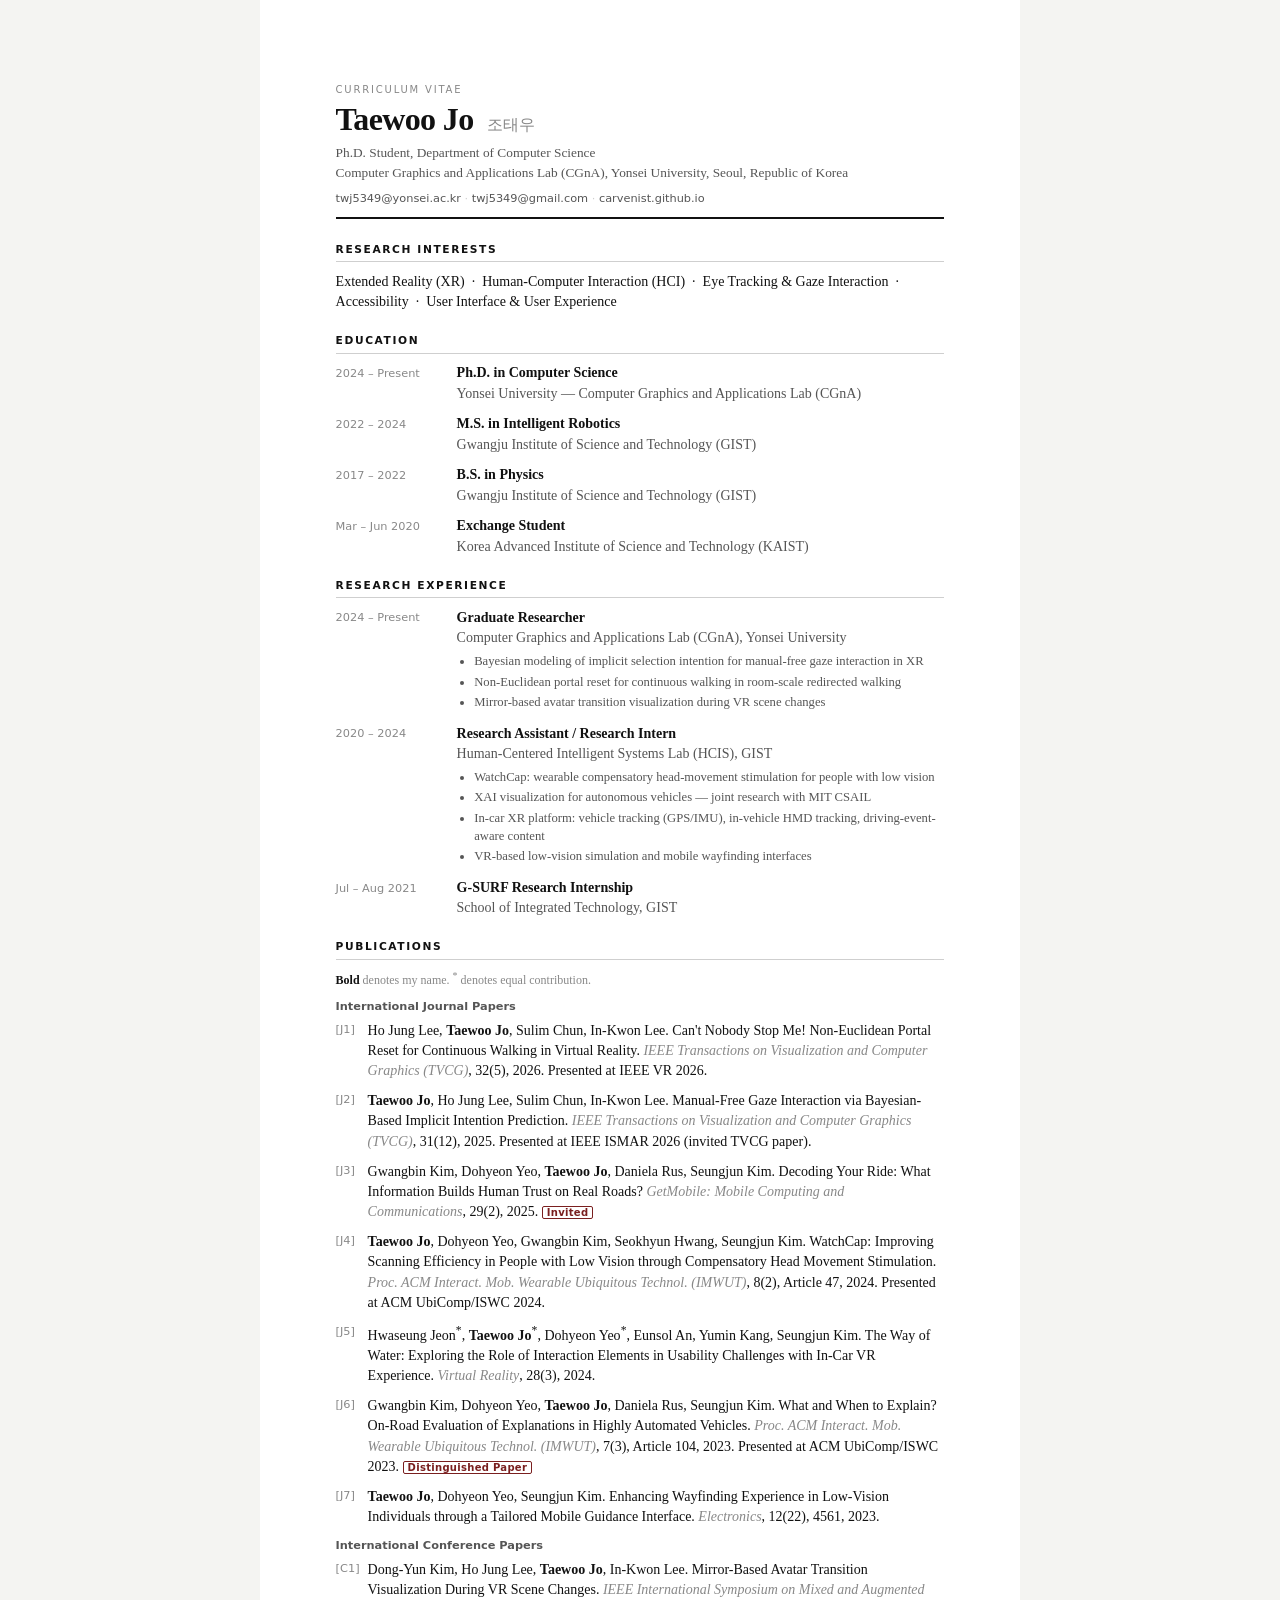
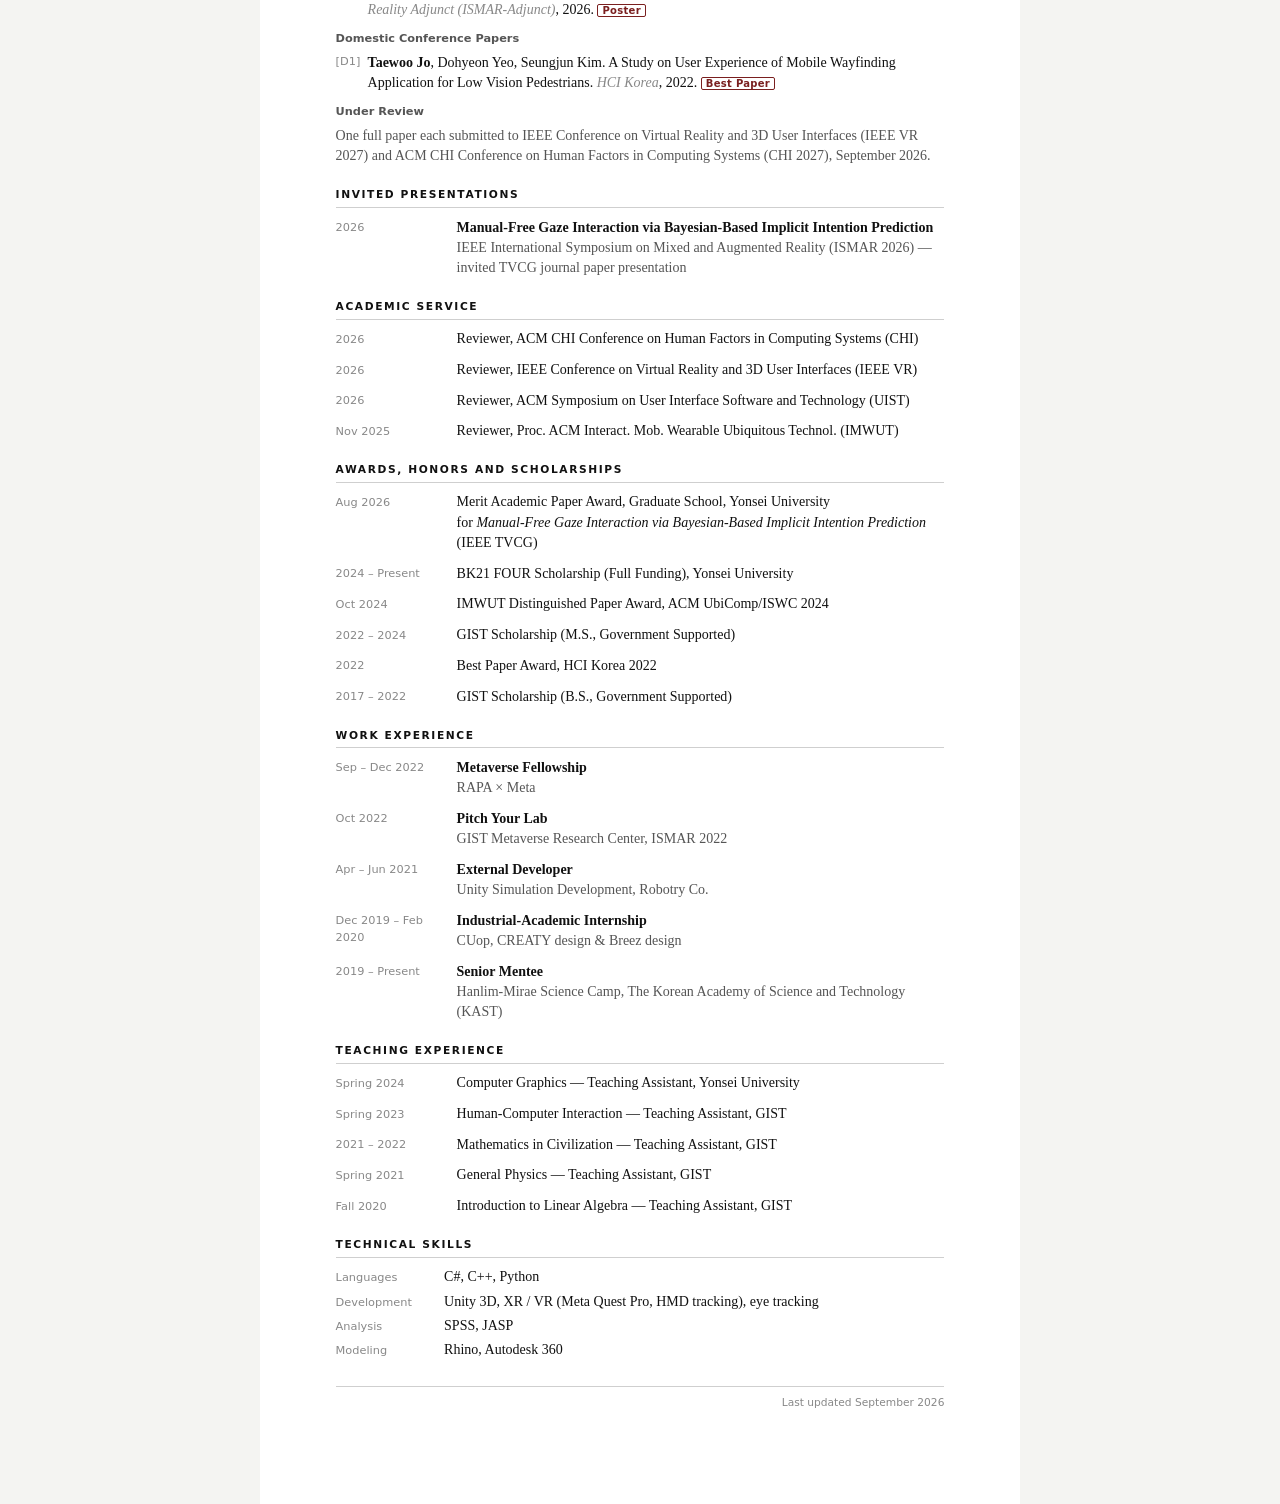
<file: cv.html>
<!DOCTYPE html>
<html lang="en">
<head>
<meta charset="utf-8">
<meta name="viewport" content="width=device-width, initial-scale=1">
<title>Curriculum Vitae — Taewoo Jo</title>
<style>
:root {
  --fg: #111;
  --dim: #555;
  --faint: #888;
  --rule: #cfcfcf;
  --accent: #7a1f1f;
}

* { box-sizing: border-box; }

body {
  margin: 0;
  background: #f4f4f2;
  color: var(--fg);
  font-family: "Charter", "Iowan Old Style", "Source Serif Pro", Georgia, serif;
  font-size: 10.5pt;
  line-height: 1.45;
}

.page {
  max-width: 760px;
  margin: 0 auto;
  background: #fff;
  padding: 22mm 20mm;
}

a { color: var(--accent); text-decoration: none; }

/* ---------- masthead ---------- */

.masthead {
  border-bottom: 2px solid var(--fg);
  padding-bottom: 0.7rem;
  margin-bottom: 1.4rem;
}

.masthead .label {
  font-family: system-ui, -apple-system, "Segoe UI", sans-serif;
  font-size: 7.5pt;
  letter-spacing: 0.18em;
  text-transform: uppercase;
  color: var(--faint);
  margin: 0 0 0.25rem;
}

h1 {
  font-size: 24pt;
  font-weight: 600;
  letter-spacing: -0.02em;
  margin: 0 0 0.4rem;
  line-height: 1.1;
}

h1 .hangul {
  font-size: 12pt;
  font-weight: 400;
  color: var(--faint);
  letter-spacing: 0;
  margin-left: 0.35rem;
}

.masthead .role {
  margin: 0 0 0.5rem;
  color: var(--dim);
  font-size: 10pt;
}

.masthead .contact {
  margin: 0;
  font-family: system-ui, -apple-system, "Segoe UI", sans-serif;
  font-size: 8.5pt;
  color: var(--dim);
}
.masthead .contact span::after { content: "  ·  "; color: var(--rule); }
.masthead .contact span:last-child::after { content: ""; }

/* ---------- sections ---------- */

section { margin-bottom: 1.3rem; }

h2 {
  font-family: system-ui, -apple-system, "Segoe UI", sans-serif;
  font-size: 8pt;
  font-weight: 700;
  text-transform: uppercase;
  letter-spacing: 0.15em;
  color: var(--fg);
  margin: 0 0 0.6rem;
  padding-bottom: 0.25rem;
  border-bottom: 1px solid var(--rule);
}

.row {
  display: flex;
  gap: 1rem;
  margin-bottom: 0.65rem;
  break-inside: avoid;
}

.row .when {
  flex: 0 0 105px;
  font-family: system-ui, -apple-system, "Segoe UI", sans-serif;
  font-size: 8.5pt;
  color: var(--faint);
  padding-top: 0.1rem;
}

.row .what { flex: 1; min-width: 0; }

.row .what .head { font-weight: 600; }
.row .what .sub { color: var(--dim); }

.row .what ul {
  margin: 0.25rem 0 0;
  padding-left: 1.1rem;
  color: var(--dim);
  font-size: 9.5pt;
}
.row .what li { margin-bottom: 0.12rem; }

/* ---------- publications ---------- */

.pubs {
  list-style: none;
  padding: 0;
  margin: 0;
  counter-reset: pub;
}

.pubs li {
  position: relative;
  padding-left: 2rem;
  margin-bottom: 0.6rem;
  break-inside: avoid;
}

.subhead {
  font-family: system-ui, -apple-system, "Segoe UI", sans-serif;
  font-size: 8.5pt;
  font-weight: 600;
  color: var(--dim);
  margin: 0.5rem 0 0.4rem;
}

.pubs-j { --pub-prefix: "J"; }
.pubs-c { --pub-prefix: "C"; }
.pubs-d { --pub-prefix: "D"; }

.pubs li::before {
  counter-increment: pub;
  content: "[" var(--pub-prefix, "") counter(pub) "]";
  position: absolute;
  left: 0;
  font-family: system-ui, -apple-system, "Segoe UI", sans-serif;
  font-size: 8.5pt;
  color: var(--faint);
}

.pubs .authors { color: var(--dim); }
.pubs .venue { color: var(--faint); font-style: italic; }
.me { font-weight: 700; color: var(--fg); }

.award {
  font-family: system-ui, -apple-system, "Segoe UI", sans-serif;
  font-style: normal;
  font-size: 7.5pt;
  font-weight: 700;
  letter-spacing: 0.03em;
  color: var(--accent);
  border: 1px solid var(--accent);
  border-radius: 2px;
  padding: 0 0.25rem;
  white-space: nowrap;
}

.skills p { margin: 0 0 0.25rem; }
.skills .k {
  display: inline-block;
  width: 105px;
  font-family: system-ui, -apple-system, "Segoe UI", sans-serif;
  font-size: 8.5pt;
  color: var(--faint);
}

.foot {
  margin-top: 1.6rem;
  padding-top: 0.5rem;
  border-top: 1px solid var(--rule);
  font-family: system-ui, -apple-system, "Segoe UI", sans-serif;
  font-size: 8pt;
  color: var(--faint);
  text-align: right;
}

/* ---------- print ---------- */

@page { size: A4; margin: 16mm 15mm; }

@media print {
  body { background: #fff; font-size: 10pt; }
  .page { max-width: none; padding: 0; }
  a { color: var(--fg); }
  section { break-inside: auto; }
  h2 { break-after: avoid; }
}
</style>
</head>
<body>
<div class="page">

  <div class="masthead">
    <p class="label">Curriculum Vitae</p>
    <h1>Taewoo Jo <span class="hangul">조태우</span></h1>
    <p class="role">Ph.D. Student, Department of Computer Science<br>
    Computer Graphics and Applications Lab (CGnA), Yonsei University, Seoul, Republic of Korea</p>
    <p class="contact">
      <span>twj5349@yonsei.ac.kr</span>
      <span>twj5349@gmail.com</span>
      <span>carvenist.github.io</span>
    </p>
  </div>

  <section>
    <h2>Research Interests</h2>
    <p style="margin:0;">Extended Reality (XR) &nbsp;·&nbsp; Human-Computer Interaction (HCI) &nbsp;·&nbsp;
    Eye Tracking &amp; Gaze Interaction &nbsp;·&nbsp; Accessibility &nbsp;·&nbsp; User Interface &amp; User Experience</p>
  </section>

  <section>
    <h2>Education</h2>
    <div class="row">
      <div class="when">2024 &ndash; Present</div>
      <div class="what"><span class="head">Ph.D. in Computer Science</span><br>
      <span class="sub">Yonsei University &mdash; Computer Graphics and Applications Lab (CGnA)</span></div>
    </div>
    <div class="row">
      <div class="when">2022 &ndash; 2024</div>
      <div class="what"><span class="head">M.S. in Intelligent Robotics</span><br>
      <span class="sub">Gwangju Institute of Science and Technology (GIST)</span></div>
    </div>
    <div class="row">
      <div class="when">2017 &ndash; 2022</div>
      <div class="what"><span class="head">B.S. in Physics</span><br>
      <span class="sub">Gwangju Institute of Science and Technology (GIST)</span></div>
    </div>
    <div class="row">
      <div class="when">Mar &ndash; Jun 2020</div>
      <div class="what"><span class="head">Exchange Student</span><br>
      <span class="sub">Korea Advanced Institute of Science and Technology (KAIST)</span></div>
    </div>
  </section>

  <section>
    <h2>Research Experience</h2>
    <div class="row">
      <div class="when">2024 &ndash; Present</div>
      <div class="what"><span class="head">Graduate Researcher</span><br>
      <span class="sub">Computer Graphics and Applications Lab (CGnA), Yonsei University</span>
      <ul>
        <li>Bayesian modeling of implicit selection intention for manual-free gaze interaction in XR</li>
        <li>Non-Euclidean portal reset for continuous walking in room-scale redirected walking</li>
        <li>Mirror-based avatar transition visualization during VR scene changes</li>
      </ul></div>
    </div>
    <div class="row">
      <div class="when">2020 &ndash; 2024</div>
      <div class="what"><span class="head">Research Assistant / Research Intern</span><br>
      <span class="sub">Human-Centered Intelligent Systems Lab (HCIS), GIST</span>
      <ul>
        <li>WatchCap: wearable compensatory head-movement stimulation for people with low vision</li>
        <li>XAI visualization for autonomous vehicles &mdash; joint research with MIT CSAIL</li>
        <li>In-car XR platform: vehicle tracking (GPS/IMU), in-vehicle HMD tracking, driving-event-aware content</li>
        <li>VR-based low-vision simulation and mobile wayfinding interfaces</li>
      </ul></div>
    </div>
    <div class="row">
      <div class="when">Jul &ndash; Aug 2021</div>
      <div class="what"><span class="head">G-SURF Research Internship</span><br>
      <span class="sub">School of Integrated Technology, GIST</span></div>
    </div>
  </section>

  <section>
    <h2>Publications</h2>
    <p style="margin:0 0 0.5rem; font-size:9pt; color:var(--faint);">
      <span class="me">Bold</span> denotes my name. <sup>*</sup> denotes equal contribution.</p>
    <h3 class="subhead">International Journal Papers</h3>
    <ol class="pubs pubs-j">
      <li>
        Ho Jung Lee, <span class="me">Taewoo Jo</span>, Sulim Chun, In-Kwon Lee.
        Can't Nobody Stop Me! Non-Euclidean Portal Reset for Continuous Walking in Virtual Reality.
        <span class="venue">IEEE Transactions on Visualization and Computer Graphics (TVCG)</span>, 32(5), 2026. Presented at IEEE VR 2026.
      </li>
      <li>
        <span class="me">Taewoo Jo</span>, Ho Jung Lee, Sulim Chun, In-Kwon Lee.
        Manual-Free Gaze Interaction via Bayesian-Based Implicit Intention Prediction.
        <span class="venue">IEEE Transactions on Visualization and Computer Graphics (TVCG)</span>, 31(12), 2025. Presented at IEEE ISMAR 2026 (invited TVCG paper).
      </li>
      <li>
        Gwangbin Kim, Dohyeon Yeo, <span class="me">Taewoo Jo</span>, Daniela Rus, Seungjun Kim.
        Decoding Your Ride: What Information Builds Human Trust on Real Roads?
        <span class="venue">GetMobile: Mobile Computing and Communications</span>, 29(2), 2025. <span class="award">Invited</span>
      </li>
      <li>
        <span class="me">Taewoo Jo</span>, Dohyeon Yeo, Gwangbin Kim, Seokhyun Hwang, Seungjun Kim.
        WatchCap: Improving Scanning Efficiency in People with Low Vision through Compensatory Head Movement Stimulation.
        <span class="venue">Proc. ACM Interact. Mob. Wearable Ubiquitous Technol. (IMWUT)</span>, 8(2), Article 47, 2024. Presented at ACM UbiComp/ISWC 2024.
      </li>
      <li>
        Hwaseung Jeon<sup>*</sup>, <span class="me">Taewoo Jo</span><sup>*</sup>, Dohyeon Yeo<sup>*</sup>, Eunsol An, Yumin Kang, Seungjun Kim.
        The Way of Water: Exploring the Role of Interaction Elements in Usability Challenges with In-Car VR Experience.
        <span class="venue">Virtual Reality</span>, 28(3), 2024.
      </li>
      <li>
        Gwangbin Kim, Dohyeon Yeo, <span class="me">Taewoo Jo</span>, Daniela Rus, Seungjun Kim.
        What and When to Explain? On-Road Evaluation of Explanations in Highly Automated Vehicles.
        <span class="venue">Proc. ACM Interact. Mob. Wearable Ubiquitous Technol. (IMWUT)</span>, 7(3), Article 104, 2023. Presented at ACM UbiComp/ISWC 2023.
        <span class="award">Distinguished Paper</span>
      </li>
      <li>
        <span class="me">Taewoo Jo</span>, Dohyeon Yeo, Seungjun Kim.
        Enhancing Wayfinding Experience in Low-Vision Individuals through a Tailored Mobile Guidance Interface.
        <span class="venue">Electronics</span>, 12(22), 4561, 2023.
      </li>
    </ol>
    <h3 class="subhead">International Conference Papers</h3>
    <ol class="pubs pubs-c">
      <li>
        Dong-Yun Kim, Ho Jung Lee, <span class="me">Taewoo Jo</span>, In-Kwon Lee.
        Mirror-Based Avatar Transition Visualization During VR Scene Changes.
        <span class="venue">IEEE International Symposium on Mixed and Augmented Reality Adjunct (ISMAR-Adjunct)</span>, 2026. <span class="award">Poster</span>
      </li>
    </ol>
    <h3 class="subhead">Domestic Conference Papers</h3>
    <ol class="pubs pubs-d">
      <li>
        <span class="me">Taewoo Jo</span>, Dohyeon Yeo, Seungjun Kim.
        A Study on User Experience of Mobile Wayfinding Application for Low Vision Pedestrians.
        <span class="venue">HCI Korea</span>, 2022. <span class="award">Best Paper</span>
      </li>
    </ol>
    <h3 class="subhead">Under Review</h3>
    <p style="margin:0; color:var(--dim);">
      One full paper each submitted to <span class="venue">IEEE Conference on Virtual Reality and 3D User Interfaces (IEEE VR 2027)</span>
      and <span class="venue">ACM CHI Conference on Human Factors in Computing Systems (CHI 2027)</span>, September 2026.</p>
  </section>

  <section>
    <h2>Invited Presentations</h2>
    <div class="row">
      <div class="when">2026</div>
      <div class="what"><span class="head">Manual-Free Gaze Interaction via Bayesian-Based Implicit Intention Prediction</span><br>
      <span class="sub">IEEE International Symposium on Mixed and Augmented Reality (ISMAR 2026) &mdash; invited TVCG journal paper presentation</span></div>
    </div>
  </section>

  <section>
    <h2>Academic Service</h2>
    <div class="row">
      <div class="when">2026</div>
      <div class="what">Reviewer, ACM CHI Conference on Human Factors in Computing Systems (CHI)</div>
    </div>
    <div class="row">
      <div class="when">2026</div>
      <div class="what">Reviewer, IEEE Conference on Virtual Reality and 3D User Interfaces (IEEE VR)</div>
    </div>
    <div class="row">
      <div class="when">2026</div>
      <div class="what">Reviewer, ACM Symposium on User Interface Software and Technology (UIST)</div>
    </div>
    <div class="row">
      <div class="when">Nov 2025</div>
      <div class="what">Reviewer, Proc. ACM Interact. Mob. Wearable Ubiquitous Technol. (IMWUT)</div>
    </div>
  </section>

  <section>
    <h2>Awards, Honors and Scholarships</h2>
    <div class="row">
      <div class="when">Aug 2026</div>
      <div class="what">Merit Academic Paper Award, Graduate School, Yonsei University<br>for <em>Manual-Free Gaze Interaction via Bayesian-Based Implicit Intention Prediction</em> (IEEE&nbsp;TVCG)</div>
    </div>
    <div class="row">
      <div class="when">2024 &ndash; Present</div>
      <div class="what">BK21 FOUR Scholarship (Full Funding), Yonsei University</div>
    </div>
    <div class="row">
      <div class="when">Oct 2024</div>
      <div class="what">IMWUT Distinguished Paper Award, ACM UbiComp/ISWC 2024</div>
    </div>
    <div class="row">
      <div class="when">2022 &ndash; 2024</div>
      <div class="what">GIST Scholarship (M.S., Government Supported)</div>
    </div>
    <div class="row">
      <div class="when">2022</div>
      <div class="what">Best Paper Award, HCI Korea 2022</div>
    </div>
    <div class="row">
      <div class="when">2017 &ndash; 2022</div>
      <div class="what">GIST Scholarship (B.S., Government Supported)</div>
    </div>
  </section>

  <section>
    <h2>Work Experience</h2>
    <div class="row">
      <div class="when">Sep &ndash; Dec 2022</div>
      <div class="what"><span class="head">Metaverse Fellowship</span><br>
      <span class="sub">RAPA &times; Meta</span></div>
    </div>
    <div class="row">
      <div class="when">Oct 2022</div>
      <div class="what"><span class="head">Pitch Your Lab</span><br>
      <span class="sub">GIST Metaverse Research Center, ISMAR 2022</span></div>
    </div>
    <div class="row">
      <div class="when">Apr &ndash; Jun 2021</div>
      <div class="what"><span class="head">External Developer</span><br>
      <span class="sub">Unity Simulation Development, Robotry Co.</span></div>
    </div>
    <div class="row">
      <div class="when">Dec 2019 &ndash; Feb 2020</div>
      <div class="what"><span class="head">Industrial-Academic Internship</span><br>
      <span class="sub">CUop, CREATY design &amp; Breez design</span></div>
    </div>
    <div class="row">
      <div class="when">2019 &ndash; Present</div>
      <div class="what"><span class="head">Senior Mentee</span><br>
      <span class="sub">Hanlim-Mirae Science Camp, The Korean Academy of Science and Technology (KAST)</span></div>
    </div>
  </section>

  <section>
    <h2>Teaching Experience</h2>
    <div class="row">
      <div class="when">Spring 2024</div>
      <div class="what">Computer Graphics &mdash; Teaching Assistant, Yonsei University</div>
    </div>
    <div class="row">
      <div class="when">Spring 2023</div>
      <div class="what">Human-Computer Interaction &mdash; Teaching Assistant, GIST</div>
    </div>
    <div class="row">
      <div class="when">2021 &ndash; 2022</div>
      <div class="what">Mathematics in Civilization &mdash; Teaching Assistant, GIST</div>
    </div>
    <div class="row">
      <div class="when">Spring 2021</div>
      <div class="what">General Physics &mdash; Teaching Assistant, GIST</div>
    </div>
    <div class="row">
      <div class="when">Fall 2020</div>
      <div class="what">Introduction to Linear Algebra &mdash; Teaching Assistant, GIST</div>
    </div>
  </section>

  <section class="skills">
    <h2>Technical Skills</h2>
    <p><span class="k">Languages</span> C#, C++, Python</p>
    <p><span class="k">Development</span> Unity 3D, XR / VR (Meta Quest Pro, HMD tracking), eye tracking</p>
    <p><span class="k">Analysis</span> SPSS, JASP</p>
    <p><span class="k">Modeling</span> Rhino, Autodesk 360</p>
  </section>

  <p class="foot">Last updated September 2026</p>

</div>
</body>
</html>
</file>
<file: style.css>
:root {
  --fg: #1a1a1a;
  --fg-dim: #666;
  --fg-faint: #999;
  --bg: #fdfdfc;
  --accent: #7a1f1f;
  --rule: #e3e3e0;
  --badge-bg: #f0eeea;
}

/* 다크 팔레트 — OS 설정과 수동 토글(data-theme) 양쪽에서 동작 */
@media (prefers-color-scheme: dark) {
  :root {
    --fg: #e8e6e3;
    --fg-dim: #a0a0a0;
    --fg-faint: #777;
    --bg: #16161a;
    --accent: #d98a8a;
    --rule: #2e2e33;
    --badge-bg: #2a2a30;
  }
}

:root[data-theme="dark"] {
  --fg: #e8e6e3;
  --fg-dim: #a0a0a0;
  --fg-faint: #777;
  --bg: #16161a;
  --accent: #d98a8a;
  --rule: #2e2e33;
  --badge-bg: #2a2a30;
}

:root[data-theme="light"] {
  --fg: #1a1a1a;
  --fg-dim: #666;
  --fg-faint: #999;
  --bg: #fdfdfc;
  --accent: #7a1f1f;
  --rule: #e3e3e0;
  --badge-bg: #f0eeea;
}

* { box-sizing: border-box; }

/* 안전장치: 어떤 이미지도 자기 컨테이너보다 넓어지지 않는다.
   (아래 개별 규칙이 적용되지 않는 상황에서도 가로 스크롤이 생기지 않도록) */
img, figure, video { max-width: 100%; }
img { height: auto; }

/* 본문이 가로로 삐져나가는 일은 없어야 한다 */
html, body { overflow-x: hidden; }

html { -webkit-text-size-adjust: 100%; }

body {
  margin: 0;
  background: var(--bg);
  color: var(--fg);
  font-family: "Charter", "Iowan Old Style", "Source Serif Pro", Georgia, "Noto Serif KR", serif;
  font-size: 17px;
  line-height: 1.65;
  -webkit-font-smoothing: antialiased;
}

main {
  max-width: 720px;
  margin: 0 auto;
  padding: 5rem 1.5rem 4rem;
}

a {
  color: var(--accent);
  text-decoration: none;
  border-bottom: 1px solid color-mix(in srgb, var(--accent) 35%, transparent);
}
a:hover { border-bottom-color: var(--accent); }

/* ---------- header ---------- */

header {
  display: flex;
  gap: 2rem;
  align-items: flex-start;
  margin-bottom: 3rem;
}

/* 사진의 원래 비율을 그대로 따라갑니다 (세로/가로/정사각 모두 대응).
   너비만 고정하고 높이는 auto — 잘리는 부분 없음.
   지나치게 세로로 긴 사진만 max-height 에서 부드럽게 잘립니다. */
.portrait {
  width: 165px;
  height: auto;
  max-height: 240px;
  object-fit: cover;
  object-position: 50% 30%;
  display: block;
  border-radius: 3px;
  flex-shrink: 0;
  background: var(--badge-bg);
}

.intro { flex: 1; min-width: 0; }

h1 {
  font-size: 2rem;
  font-weight: 600;
  letter-spacing: -0.02em;
  margin: 0 0 0.4rem;
  line-height: 1.15;
}

h1 .hangul {
  font-size: 1.1rem;
  font-weight: 400;
  color: var(--fg-faint);
  letter-spacing: 0;
  margin-left: 0.4rem;
}

.affil {
  margin: 0 0 0.8rem;
  color: var(--fg-dim);
  font-size: 0.95rem;
  line-height: 1.5;
}

.links {
  margin: 0;
  font-size: 0.9rem;
  font-family: system-ui, -apple-system, "Segoe UI", sans-serif;
  color: var(--fg-faint);
}

/* ---------- sections ---------- */

section { margin-bottom: 3rem; }

h2 {
  font-size: 0.78rem;
  font-family: system-ui, -apple-system, "Segoe UI", sans-serif;
  font-weight: 600;
  text-transform: uppercase;
  letter-spacing: 0.14em;
  color: var(--fg-faint);
  margin: 0 0 1.2rem;
  padding-bottom: 0.5rem;
  border-bottom: 1px solid var(--rule);
}

h3 {
  font-size: 0.95rem;
  font-weight: 600;
  margin: 0 0 1rem;
  color: var(--fg-dim);
}

#about p { margin: 0 0 1rem; }

.keywords {
  font-size: 0.9rem;
  color: var(--fg-dim);
  font-family: system-ui, -apple-system, "Segoe UI", sans-serif;
}

/* ---------- theme toggle ---------- */

#theme-toggle {
  position: fixed;
  top: 1rem;
  right: 1rem;
  z-index: 10;
  width: 34px;
  height: 34px;
  padding: 0;
  border: 1px solid var(--rule);
  border-radius: 50%;
  background: var(--bg);
  color: var(--fg-dim);
  font-size: 14px;
  line-height: 1;
  cursor: pointer;
  transition: border-color 0.15s, color 0.15s;
}
#theme-toggle:hover { border-color: var(--accent); color: var(--accent); }

/* ---------- research projects ---------- */

.proj {
  margin-bottom: 2.2rem;
  padding-left: 1rem;
  border-left: 2px solid var(--rule);
}

.proj figure {
  margin: 0 0 0.7rem;
}

.proj figure img {
  width: 100%;
  height: auto;
  display: block;
  border: 1px solid var(--rule);
  border-radius: 3px;
  background: var(--badge-bg);
}

.proj figcaption {
  margin-top: 0.35rem;
  font-family: system-ui, -apple-system, "Segoe UI", sans-serif;
  font-size: 0.75rem;
  color: var(--fg-faint);
}

.proj h3 {
  font-size: 1rem;
  color: var(--fg);
  margin: 0 0 0.4rem;
}

.proj p {
  margin: 0 0 0.4rem;
  font-size: 0.93rem;
  line-height: 1.6;
}

.proj .tags {
  margin: 0;
  font-family: system-ui, -apple-system, "Segoe UI", sans-serif;
  font-size: 0.8rem;
  color: var(--fg-faint);
}

/* ---------- news ---------- */

.news {
  list-style: none;
  padding: 0;
  margin: 0;
  font-size: 0.95rem;
}
.news li { margin-bottom: 0.5rem; }
.news .date {
  display: inline-block;
  width: 3.5rem;
  color: var(--fg-faint);
  font-family: system-ui, -apple-system, "Segoe UI", sans-serif;
  font-size: 0.85rem;
}

/* ---------- publications ---------- */

.note {
  font-size: 0.82rem;
  color: var(--fg-faint);
  margin: -0.6rem 0 1.2rem;
}

.pubs {
  list-style: none;
  padding: 0;
  margin: 0;
  counter-reset: pub;
}

.pubs li {
  position: relative;
  padding-left: 2.2rem;
  margin-bottom: 1.4rem;
  font-size: 0.95rem;
  line-height: 1.55;
}

.pubs li::before {
  counter-increment: pub;
  content: "[" var(--pub-prefix, "") counter(pub) "]";
  position: absolute;
  left: 0;
  top: 0;
  color: var(--fg-faint);
  font-size: 0.85rem;
  font-family: system-ui, -apple-system, "Segoe UI", sans-serif;
}

/* [J1] 국제 저널 / [C1] 국제 학술대회 / [D1] 국내 학술대회 — 예전 CV 표기 방식을 그대로 씀 */
.pubs-j { --pub-prefix: "J"; }
.pubs-c { --pub-prefix: "C"; }
.pubs-d { --pub-prefix: "D"; }

.pubs .title { font-weight: 600; }
.pubs .authors { color: var(--fg-dim); font-size: 0.9rem; }
.pubs .venue { color: var(--fg-faint); font-size: 0.88rem; font-style: italic; }
.me { font-weight: 700; color: var(--fg); }

.publinks {
  display: block;
  margin-top: 0.3rem;
  font-family: system-ui, -apple-system, "Segoe UI", sans-serif;
  font-size: 0.78rem;
}

.publinks a {
  display: inline-block;
  margin-right: 0.35rem;
  padding: 0.08rem 0.45rem;
  border: 1px solid var(--rule);
  border-radius: 3px;
  color: var(--fg-dim);
  letter-spacing: 0.02em;
}

.publinks a:hover {
  border-color: var(--accent);
  color: var(--accent);
}

/* BibTeX 접기/펼치기 — <details> 를 다른 링크 버튼과 같은 모양으로 */
.bib {
  display: inline-block;
  vertical-align: top;
}

.bib summary {
  display: inline-block;
  padding: 0.08rem 0.45rem;
  border: 1px solid var(--rule);
  border-radius: 3px;
  color: var(--fg-dim);
  letter-spacing: 0.02em;
  cursor: pointer;
  list-style: none;
  user-select: none;
}
.bib summary::-webkit-details-marker { display: none; }
.bib summary:hover { border-color: var(--accent); color: var(--accent); }
.bib[open] summary { border-color: var(--accent); color: var(--accent); }

.bib pre {
  margin: 0.5rem 0 0;
  padding: 0.7rem 0.85rem;
  background: var(--badge-bg);
  border-radius: 3px;
  font-family: ui-monospace, SFMono-Regular, "Cascadia Mono", Consolas, monospace;
  font-size: 0.72rem;
  line-height: 1.5;
  color: var(--fg-dim);
  white-space: pre;
  overflow-x: auto;
}

.badge {
  display: inline-block;
  background: var(--badge-bg);
  color: var(--accent);
  font-style: normal;
  font-family: system-ui, -apple-system, "Segoe UI", sans-serif;
  font-size: 0.72rem;
  font-weight: 600;
  letter-spacing: 0.03em;
  padding: 0.1rem 0.45rem;
  border-radius: 3px;
  vertical-align: 1px;
}

/* ---------- cv-style lists ---------- */

.cv {
  list-style: none;
  padding: 0;
  margin: 0;
}

.cv li {
  display: flex;
  gap: 1.5rem;
  margin-bottom: 1.1rem;
  font-size: 0.95rem;
  line-height: 1.5;
}

.cv .date {
  flex: 0 0 7.5rem;
  color: var(--fg-faint);
  font-family: system-ui, -apple-system, "Segoe UI", sans-serif;
  font-size: 0.85rem;
  padding-top: 0.12rem;
}

.cv .entry { flex: 1; min-width: 0; }

.cv .detail {
  display: block;
  color: var(--fg-dim);
  font-size: 0.88rem;
  margin-top: 0.15rem;
}

/* ---------- footer ---------- */

footer {
  margin-top: 4rem;
  padding-top: 1.2rem;
  border-top: 1px solid var(--rule);
  font-size: 0.82rem;
  color: var(--fg-faint);
  font-family: system-ui, -apple-system, "Segoe UI", sans-serif;
}
footer p { margin: 0; }

/* ---------- mobile ---------- */

@media (max-width: 600px) {
  body { font-size: 16px; }
  main { padding: 2.5rem 1.25rem 3rem; }

  header {
    flex-direction: column;
    gap: 1.25rem;
    margin-bottom: 2.5rem;
  }
  .portrait { width: 120px; max-height: 175px; }
  h1 { font-size: 1.6rem; }

  .cv li { flex-direction: column; gap: 0.15rem; }
  .cv .date { flex: none; }
  .news .date { display: block; width: auto; }
}
</file>
